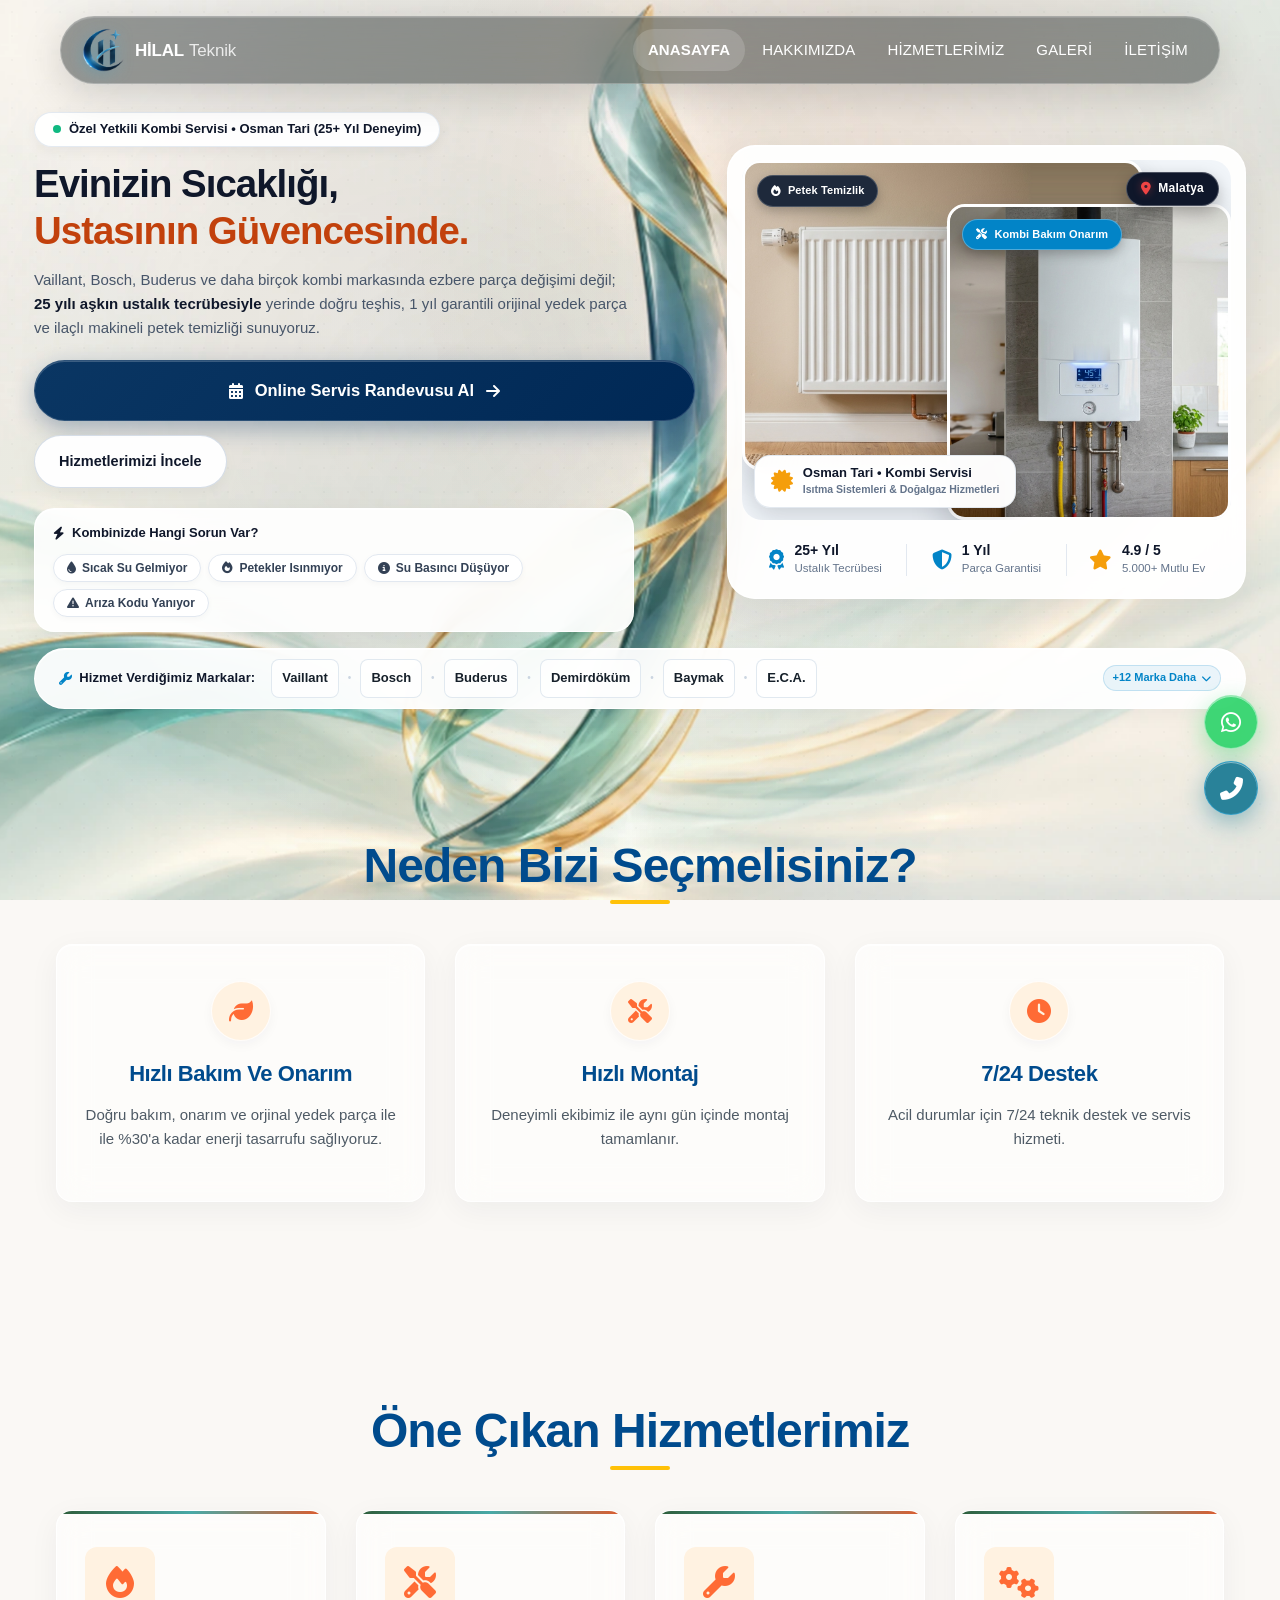
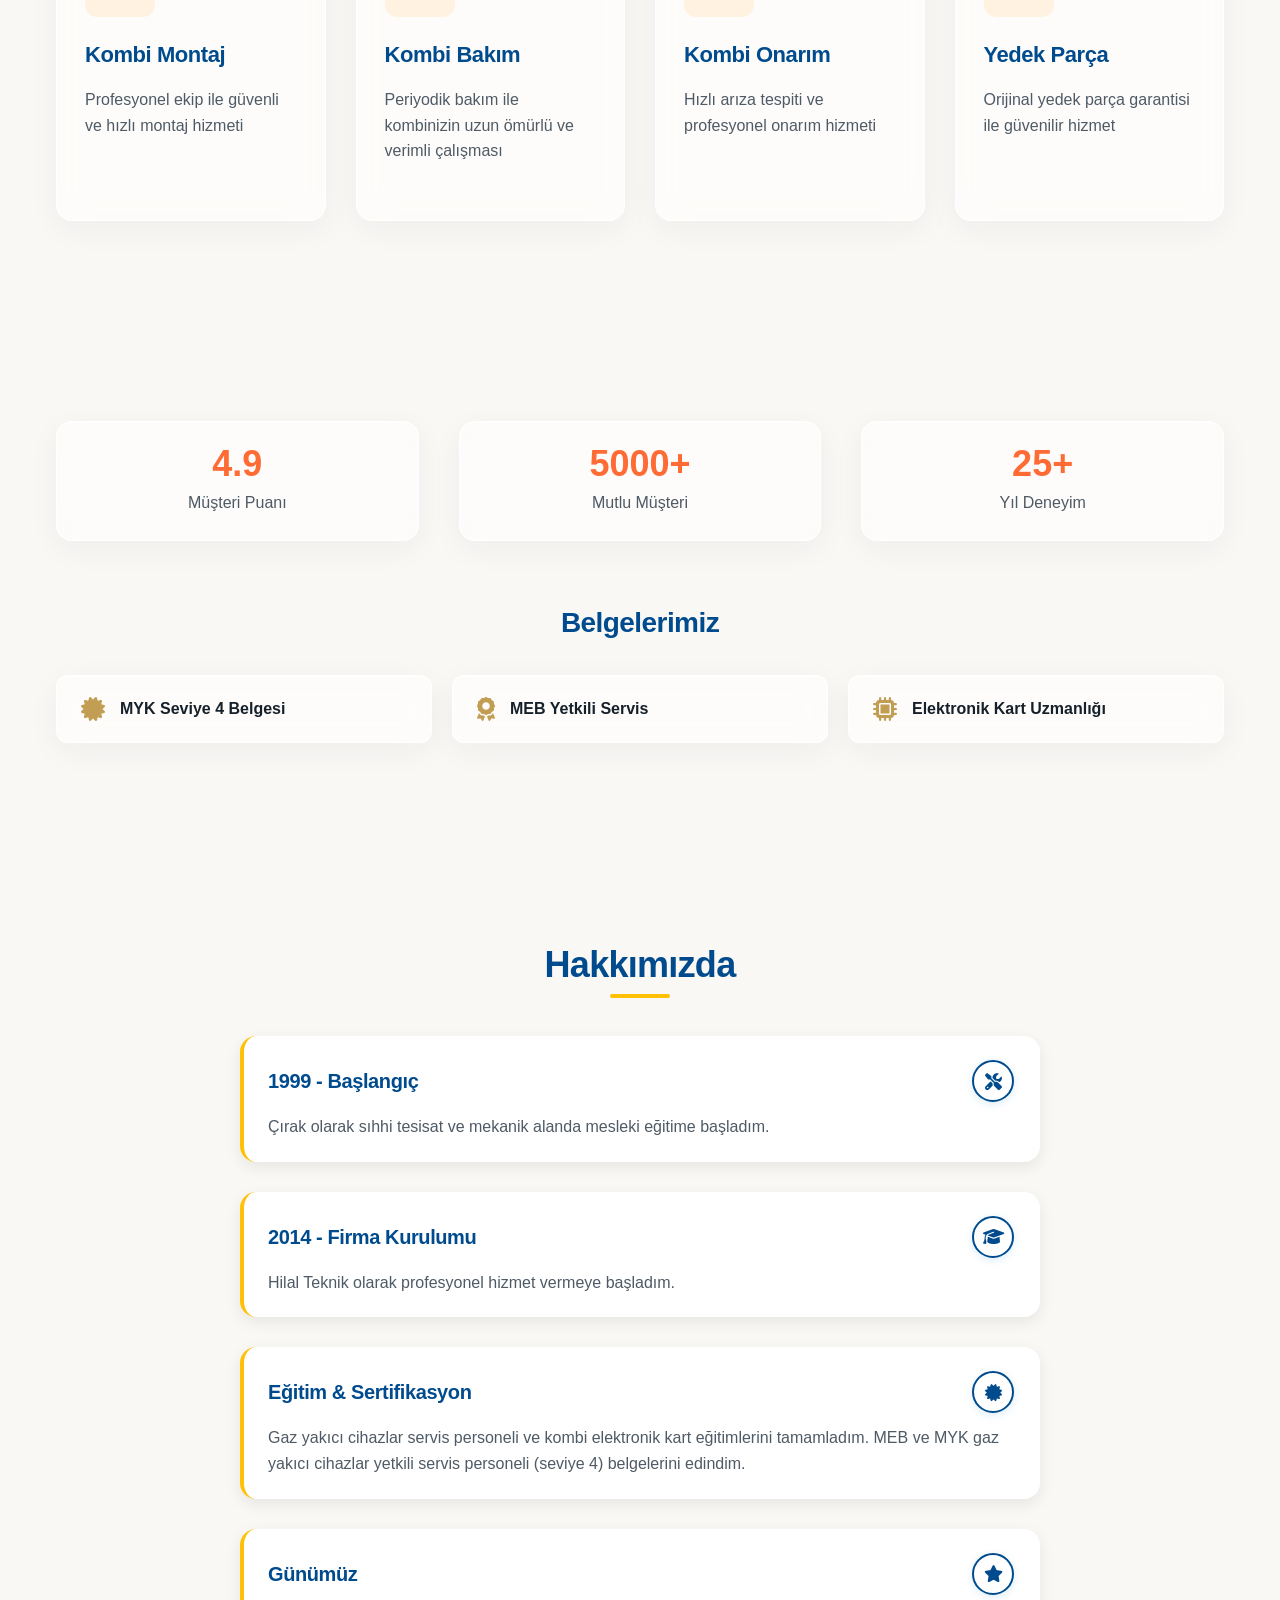
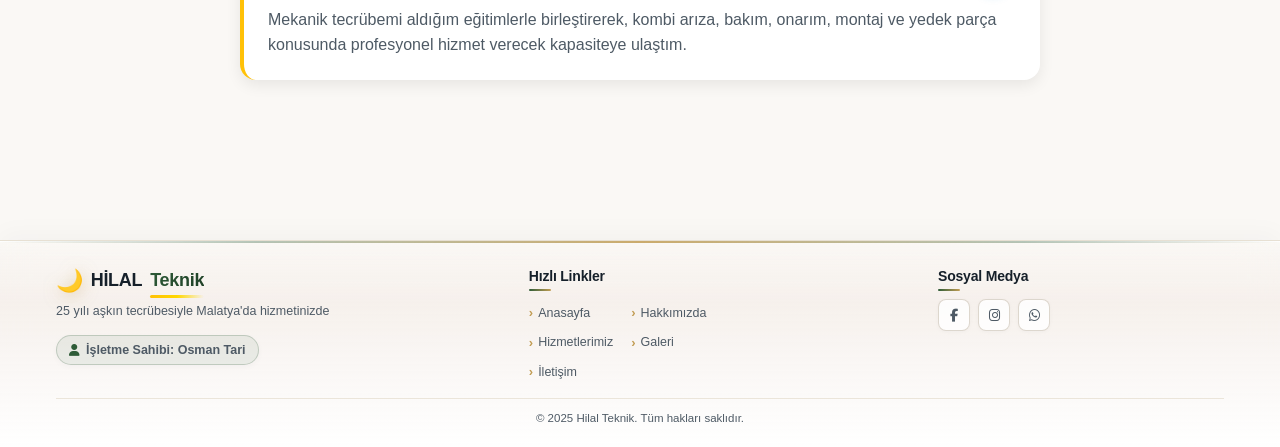
<file: index.html>
<!DOCTYPE html>
<html lang="tr" data-theme="dark">

<head>
    <!-- Google tag (gtag.js) -->
    <script async src="https://www.googletagmanager.com/gtag/js?id=G-F9GZ1TCNVZ"></script>
    <script>
        window.dataLayer = window.dataLayer || [];
        function gtag() { dataLayer.push(arguments); }
        gtag('js', new Date());

        gtag('config', 'G-F9GZ1TCNVZ');
    </script>

    <meta charset="UTF-8">
    <meta name="viewport" content="width=device-width, initial-scale=1.0, maximum-scale=5.0, user-scalable=yes">
    <link rel="icon" type="image/png" sizes="32x32" href="RESIMLER/favicon-32x32.png">
    <link rel="apple-touch-icon" sizes="180x180" href="RESIMLER/apple-touch-icon.png">

    <!-- Güvenlik Başlıkları -->
    <meta http-equiv="X-Content-Type-Options" content="nosniff">
    <meta http-equiv="X-Frame-Options" content="DENY">
    <meta http-equiv="X-XSS-Protection" content="1; mode=block">
    <meta http-equiv="Referrer-Policy" content="strict-origin-when-cross-origin">
    <meta http-equiv="Permissions-Policy" content="geolocation=(), microphone=(), camera=()">
    <meta http-equiv="Content-Security-Policy"
        content="default-src 'self'; script-src 'self' 'unsafe-inline' https://www.googletagmanager.com https://cdnjs.cloudflare.com https://fonts.googleapis.com; style-src 'self' 'unsafe-inline' https://cdnjs.cloudflare.com https://fonts.googleapis.com; font-src 'self' https://fonts.gstatic.com https://cdnjs.cloudflare.com; img-src 'self' data: https:; connect-src 'self' https://*.google-analytics.com https://www.google-analytics.com https://www.googletagmanager.com https://stats.g.doubleclick.net https://fonts.googleapis.com https://cdnjs.cloudflare.com;">
    <meta name="description"
        content="Malatya kombi servisi Hilal Teknik - Osman Tari. Vaillant, Bosch, Buderus, Viessmann, Ariston, Baxi, Demirdöküm, Protherm, Ferroli kombi montaj, bakım, onarım. 7/24 servis.">
    <meta name="keywords"
        content="malatya kombi servisi, hilal teknik, osman tari, vaillant kombi servisi, bosch kombi servisi, buderus kombi servisi, viessmann kombi servisi, ariston kombi servisi, baxi kombi servisi, demirdöküm kombi servisi, protherm kombi servisi, ferroli kombi servisi, kombi montaj malatya, kombi bakım malatya, kombi onarım malatya, kombi yedek parça malatya, 7/24 kombi servisi, malatya ısıtma sistemleri, kombi tamiri, kombi arıza servisi">
    <link rel="canonical" href="https://hilalteknik.com/">
    <meta property="og:locale" content="tr_TR">
    <meta property="og:type" content="website">
    <meta property="og:title" content="Malatya Kombi Servisi | Hilal Teknik - Osman Tari">
    <meta property="og:description"
        content="Vaillant, Bosch, Buderus, Viessmann, Ariston kombi servisi Malatya. Hilal Teknik - Osman Tari ile güvenilir hizmet. 7/24 montaj, bakım, onarım.">
    <meta property="og:image" content="https://hilalteknik.com/RESIMLER/sosyal-paylasim-logo.png">
    <meta property="og:url" content="https://hilalteknik.com/">
    <meta name="twitter:card" content="summary_large_image">
    <meta name="twitter:title" content="Malatya Kombi Servisi | Hilal Teknik - Osman Tari">
    <meta name="twitter:description"
        content="Vaillant, Bosch, Buderus, Viessmann, Ariston kombi servisi Malatya. Hilal Teknik ile güvenilir hizmet. 7/24 montaj, bakım, onarım.">
    <meta name="twitter:image" content="https://hilalteknik.com/RESIMLER/sosyal-paylasim-logo.png">
    <title>Malatya Kombi Servisi | Hilal Teknik - Osman Tari | Vaillant, Bosch, Buderus Servis</title>
    <link rel="preload" as="image" href="RESIMLER/arka-plan-hilal-ambient.webp">
    <link rel="preconnect" href="https://fonts.googleapis.com">
    <link rel="preconnect" href="https://fonts.gstatic.com" crossorigin>
    <link rel="preconnect" href="https://cdnjs.cloudflare.com">
    <link href="https://fonts.googleapis.com/css2?family=Inter:wght@400;500;600;700&display=swap" rel="stylesheet">
    <script>
        (function () {
            try {
                var t = localStorage.getItem('hilal_theme');
                document.documentElement.setAttribute('data-theme', (t === 'light' || t === 'dark') ? t : 'dark');
            } catch (e) {
                document.documentElement.setAttribute('data-theme', 'dark');
            }
        })();
    </script>
    <link rel="stylesheet" href="style.css?v=20261025_modern_hero">
    <link rel="stylesheet" href="https://cdnjs.cloudflare.com/ajax/libs/font-awesome/6.4.0/css/all.min.css">
    <script type="application/ld+json">
    {
      "@context": "https://schema.org",
      "@type": "HVACBusiness",
      "name": "Hilal Teknik",
      "url": "https://hilalteknik.com/",
      "address": {
        "@type": "PostalAddress",
        "addressLocality": "Malatya",
        "addressCountry": "TR"
      },
      "telephone": "+90 537 607 48 17",
      "email": "info@hilalteknik.com",
      "areaServed": "Malatya",
      "image": "RESIMLER/sosyal-paylasim-logo.png",
      "priceRange": "₺₺",
      "openingHours": "Mo-Su 00:00-23:59",
      "sameAs": [
        "https://www.facebook.com/hilal.teknik.tesisat.malatya",
        "https://www.instagram.com/hilal_teknik_malatya",
        "https://wa.me/905376074817"
      ]
    }
    </script>
</head>

<body>
    <!-- ==================== FAREYE DUYARLI PREMİUM AMBİENT HİLAL ARKA PLANI ==================== -->
    <div class="ambient-interactive-bg" id="ambientBg" aria-hidden="true">
        <div class="ambient-bg-art"></div>
        <div class="ambient-bg-glow"></div>
    </div>

    <!-- ==================== SİTE HEADER & NAVİGASYON (YÜZEN BUZLU CAM KAPSÜL) ==================== -->
    <header class="site-header" id="siteHeader">
        <div class="header-container">
            <div class="nav-cluster nav-cluster--left">
                <a href="index.html" class="logo" aria-label="Hilal Teknik Anasayfa">
                    <div class="logo-emblem">
                        <picture class="logo-emblem-picture">
                            <source srcset="./RESIMLER/logo-hilal-amblem.webp" type="image/webp">
                            <img src="./RESIMLER/logo-hilal-amblem.png" alt="Hilal Teknik Amblem" class="emblem-img"
                                width="44" height="44" decoding="async">
                        </picture>
                    </div>
                    <div class="logo-brand">
                        <span class="brand-title">HİLAL <strong>Teknik</strong></span>
                    </div>
                </a>
            </div>
            <button class="mobile-menu-toggle" id="mobileMenuToggle" aria-label="Menüyü Aç/Kapat" aria-expanded="false"
                aria-controls="mainNav">
                <span class="hamburger-line"></span>
                <span class="hamburger-line"></span>
                <span class="hamburger-line"></span>
            </button>
            <div class="nav-cluster nav-cluster--right">
                <nav class="desktop-nav" id="mainNav" aria-label="Ana Menü">
                    <ul class="nav-list">
                        <li><a href="index.html" class="nav-link active" data-page="index">ANASAYFA</a></li>
                        <li><a href="hakkimizda.html" class="nav-link" data-page="hakkimizda">HAKKIMIZDA</a></li>
                        <li><a href="hizmetlerimiz.html" class="nav-link" data-page="hizmetlerimiz">HİZMETLERİMİZ</a>
                        </li>
                        <li><a href="galeri.html" class="nav-link" data-page="galeri">GALERİ</a></li>
                        <li><a href="iletisim.html" class="nav-link" data-page="iletisim">İLETİŞİM</a></li>
                    </ul>
                </nav>
                <div class="nav-contact-actions" role="group" aria-label="Hızlı İletişim">
                    <a href="tel:05376074817" class="nav-action-btn nav-action-btn--phone" aria-label="Telefonla ara"
                        title="Hemen Arayın: 0537 607 48 17">
                        <i class="fas fa-phone-alt" aria-hidden="true"></i>
                    </a>
                    <a href="https://wa.me/905376074817" class="nav-action-btn nav-action-btn--whatsapp" target="_blank"
                        rel="noopener noreferrer" aria-label="WhatsApp üzerinden iletişim kur"
                        title="WhatsApp Canlı Destek">
                        <i class="fab fa-whatsapp" aria-hidden="true"></i>
                    </a>
                </div>
            </div>
        </div>
    </header>

    <main>



        <!-- ==================== YENİLENMİŞ MODERN HERO BÖLÜMÜ (MOBİL & PC UYUMLU) ==================== -->
        <section class="section--hero-modern" id="heroSection">
            <!-- ==================== MOBİL GÖRÜNÜM (REFERANS TASARIM 1) ==================== -->
            <div class="hero-mobile-layout">
                <div class="hero-container">
                    <!-- Üst Konum / Kimlik Rozeti -->
                    <div class="hero-pill-badge" id="heroPillBadge">
                        <span class="pulse-indicator"></span>
                        <span class="pill-text">Özel Yetkili Kombi Servisi • Osman Tari (25+ Yıl Deneyim)</span>
                    </div>

                    <!-- Ana Başlık Kartı -->
                    <div class="hero-title-card">
                        <h1 class="hero-main-title">
                            Evinizin Sıcaklığı,<br>
                            <span class="hl-terracotta">Ustasının Güvencesinde.</span>
                        </h1>
                        <p class="hero-main-desc">
                            Vaillant, Bosch, Buderus ve daha birçok kombi markasında ezbere parça değişimi değil;
                            <strong>25 yılı aşkın ustalık tecrübesiyle</strong> yerinde doğru teşhis, 1 yıl
                            garantili orijinal yedek parça ve ilaçlı makineli petek temizliği sunuyoruz.
                        </p>
                    </div>

                    <!-- 3'lü Mini Avantaj / İstatistik Kartları -->
                    <div class="hero-stats-grid">
                        <div class="hero-stat-card stat--saving">
                            <div class="stat-icon-box icon-box--green">
                                <svg width="18" height="18" viewBox="0 0 24 24" fill="none" stroke="currentColor"
                                    stroke-width="2.5" stroke-linecap="round" stroke-linejoin="round">
                                    <polyline points="23 18 13.5 8.5 8.5 13.5 1 6"></polyline>
                                    <polyline points="17 18 23 18 23 12"></polyline>
                                </svg>
                            </div>
                            <span class="stat-val">%30 Tasarruf</span>
                            <span class="stat-sub">Doğalgazda</span>
                        </div>

                        <div class="hero-stat-card stat--warranty">
                            <div class="stat-icon-box icon-box--orange">
                                <i class="fas fa-shield-alt"></i>
                            </div>
                            <span class="stat-val">1 Yıl Garanti</span>
                            <span class="stat-sub">Resmi Yazılı</span>
                        </div>

                        <div class="hero-stat-card stat--parts">
                            <div class="stat-icon-box icon-box--blue">
                                <i class="fas fa-microchip"></i>
                            </div>
                            <span class="stat-val">Orijinal Parça</span>
                            <span class="stat-sub">Sıfır Komponent</span>
                        </div>
                    </div>

                    <!-- Usta ve Güven Kartı (4.9 / 5.0 ve 25+ Yıl Baş Usta) -->
                    <div class="hero-expert-trust-card">
                        <div class="expert-top-bar">
                            <div class="expert-stars" aria-label="5 üzerinden 4.9 puan">
                                <i class="fas fa-star"></i>
                                <i class="fas fa-star"></i>
                                <i class="fas fa-star"></i>
                                <i class="fas fa-star"></i>
                                <i class="fas fa-star"></i>
                            </div>
                            <div class="expert-rating-pill">4.9 / 5.0</div>
                        </div>
                        <div class="expert-master-info">
                            <div class="expert-medal-icon">
                                <i class="fas fa-award"></i>
                            </div>
                            <div class="expert-details">
                                <span class="expert-name-title">25+ Yıl Baş Usta</span>
                                <span class="expert-cert">Osman Tari • MYK Seviye 4</span>
                            </div>
                        </div>
                    </div>

                    <!-- İki Görselli Vitrin (Petek Temizlik + Kombi Bakım Onarım) -->
                    <div class="hero-overlapping-gallery">
                        <!-- Sağ Üst Konum Rozeti: Malatya -->
                        <div class="pc-location-badge">
                            <i class="fas fa-map-marker-alt"></i>
                            <span>Malatya</span>
                        </div>

                        <!-- Arka Görsel (Petek Temizlik - Solda Net Görünen Radyatör) -->
                        <div class="gallery-card gallery-card--back">
                            <img src="RESIMLER/hero-petek-temizligi.jpg" alt="Malatya Kalorifer Petek Temizlik ve Tesisat" width="600"
                                height="450" loading="eager">
                            <div class="card-label-tag tag-navy">
                                <i class="fas fa-fire"></i>
                                <span>Petek Temizlik</span>
                            </div>
                        </div>

                        <!-- Ön Görsel (Kombi Bakım Onarım - Markasız Modern Yoğuşmalı Kombi) -->
                        <div class="gallery-card gallery-card--front">
                            <img src="RESIMLER/hero-kombi-bakim-onarim.jpg" alt="Malatya Kombi Bakım Onarım ve Servisi"
                                width="600" height="450" loading="eager">
                            <div class="card-label-tag tag-blue">
                                <i class="fas fa-tools"></i>
                                <span>Kombi Bakım Onarım</span>
                            </div>
                        </div>
                    </div>

                    <!-- Randevu CTA Butonu -->
                    <div class="hero-cta-wrapper">
                        <a href="javascript:void(0)" class="btn hero-primary-cta js-open-quote" id="heroQuoteBtnMob"
                            role="button" aria-haspopup="dialog" aria-expanded="false" data-open-drawer="quote">
                            <i class="fas fa-calendar-alt"></i>
                            <span>Online Servis Randevusu Al</span>
                            <i class="fas fa-arrow-right"></i>
                        </a>
                    </div>

                    <!-- Hizmet Verdiğimiz Markalar Kartı (Genişletilebilir) -->
                    <div class="hero-brands-showcase js-brands-card" id="mobBrandsCard" role="button" tabindex="0"
                        aria-expanded="false" title="Tüm markaları görmek için tıklayın">
                        <div class="brands-header">
                            <div class="brands-header-left">
                                <i class="fas fa-wrench"></i>
                                <span>Hizmet Verdiğimiz Markalar</span>
                            </div>
                            <span class="brands-expand-badge" aria-hidden="true">
                                <span class="expand-text">+12 Marka</span>
                                <i class="fas fa-chevron-down expand-chevron"></i>
                            </span>
                        </div>
                        <div class="brands-pills-wrap">
                            <!-- En Bilindik Markalar (Varsayılan Görünür) -->
                            <span class="brand-chip brand-chip--featured">Vaillant</span>
                            <span class="brand-chip brand-chip--featured">Bosch</span>
                            <span class="brand-chip brand-chip--featured">Buderus</span>
                            <span class="brand-chip brand-chip--featured">Demirdöküm</span>
                            <span class="brand-chip brand-chip--featured">Baymak</span>
                            <span class="brand-chip brand-chip--featured">E.C.A.</span>
                            <!-- Tıklanınca Genişleyip Görünen Diğer Markalar -->
                            <span class="brand-chip brand-chip--extra">Viessmann</span>
                            <span class="brand-chip brand-chip--extra">Ariston</span>
                            <span class="brand-chip brand-chip--extra">Daikin</span>
                            <span class="brand-chip brand-chip--extra">Protherm</span>
                            <span class="brand-chip brand-chip--extra">Warmhaus</span>
                            <span class="brand-chip brand-chip--extra">Alarko</span>
                            <span class="brand-chip brand-chip--extra">Baxi</span>
                            <span class="brand-chip brand-chip--extra">Ferroli</span>
                            <span class="brand-chip brand-chip--extra">Immergas</span>
                            <span class="brand-chip brand-chip--extra">Beko</span>
                            <span class="brand-chip brand-chip--extra">Baykan</span>
                            <span class="brand-chip brand-chip--extra">Airfel</span>
                        </div>
                        <div class="brands-card-hint">
                            <small><i class="fas fa-shield-alt"></i> Tüm modellerde 1 yıl garantili orijinal
                                parça</small>
                        </div>
                    </div>
                </div>
            </div>

            <!-- ==================== PC / DESKTOP GÖRÜNÜMÜ (İKİ GÖRSELLİ REFERANS 2) ==================== -->
            <div class="hero-desktop-layout">
                <div class="hero-desktop-container">
                    <div class="hero-pc-grid">
                        <!-- Sol Kolon: Başlık, Açıklama, Butonlar ve Sorun Seçim Kartı -->
                        <div class="hero-pc-left">
                            <!-- Üst Konum Rozeti -->
                            <div class="hero-pc-pill">
                                <span class="pulse-indicator"></span>
                                <span>Özel Yetkili Kombi Servisi • Osman Tari (25+ Yıl Deneyim)</span>
                            </div>

                            <!-- Ana Başlık -->
                            <h1 class="hero-pc-title">
                                Evinizin Sıcaklığı,<br>
                                <span class="hl-terracotta">Ustasının Güvencesinde.</span>
                            </h1>

                            <!-- Alt Açıklama -->
                            <p class="hero-pc-desc">
                                Vaillant, Bosch, Buderus ve daha birçok kombi markasında ezbere parça değişimi değil;
                                <strong>25 yılı aşkın ustalık tecrübesiyle</strong> yerinde doğru teşhis, 1 yıl
                                garantili orijinal yedek parça ve ilaçlı makineli petek temizliği sunuyoruz.
                            </p>

                            <!-- Buton Grubu -->
                            <div class="hero-pc-btn-group">
                                <a href="javascript:void(0)" class="btn hero-primary-cta js-open-quote"
                                    id="heroQuoteBtnPC" role="button" aria-haspopup="dialog" aria-expanded="false"
                                    data-open-drawer="quote">
                                    <i class="fas fa-calendar-alt"></i>
                                    <span>Online Servis Randevusu Al</span>
                                    <i class="fas fa-arrow-right"></i>
                                </a>
                                <a href="hizmetlerimiz.html" class="btn hero-pc-secondary-btn">
                                    <span>Hizmetlerimizi İncele</span>
                                </a>
                            </div>

                            <!-- Kombinizde Hangi Sorun Var? Kartı -->
                            <div class="hero-pc-trouble-card">
                                <div class="trouble-header">
                                    <i class="fas fa-bolt text-warning"></i>
                                    <span>Kombinizde Hangi Sorun Var?</span>
                                </div>
                                <div class="trouble-chips-wrap">
                                    <button type="button" class="trouble-chip js-trouble-click js-open-quote"
                                        data-issue="Sıcak Su Gelmiyor">
                                        <i class="fas fa-tint text-primary"></i> Sıcak Su Gelmiyor
                                    </button>
                                    <button type="button" class="trouble-chip js-trouble-click js-open-quote"
                                        data-issue="Petekler Isınmıyor">
                                        <i class="fas fa-fire text-danger"></i> Petekler Isınmıyor
                                    </button>
                                    <button type="button" class="trouble-chip js-trouble-click js-open-quote"
                                        data-issue="Su Basıncı Düşüyor">
                                        <i class="fas fa-info-circle text-info"></i> Su Basıncı Düşüyor
                                    </button>
                                    <button type="button" class="trouble-chip js-trouble-click js-open-quote"
                                        data-issue="Arıza Kodu Yanıyor">
                                        <i class="fas fa-exclamation-triangle text-warning"></i> Arıza Kodu Yanıyor
                                    </button>
                                </div>
                            </div>
                        </div>

                        <!-- Sağ Kolon: İki Görselli Usta ve Güven Kartı -->
                        <div class="hero-pc-right">
                            <div class="hero-pc-card">
                                <!-- İki Görsel Vitrini (Petek Temizlik + Kombi Bakım Onarım) -->
                                <div class="pc-visuals-duo">
                                    <!-- Sağ Üst Konum Rozeti: Malatya -->
                                    <div class="pc-location-badge">
                                        <i class="fas fa-map-marker-alt"></i>
                                        <span>Malatya</span>
                                    </div>

                                    <!-- 1. Görsel (Petek Temizlik - Solda Net Görünen Radyatör) -->
                                    <div class="pc-img-box pc-img-box--main">
                                        <img src="RESIMLER/hero-petek-temizligi.jpg"
                                            alt="Malatya Kalorifer Petek Temizlik ve Tesisat" width="580" height="380"
                                            loading="eager" fetchpriority="high" decoding="async">
                                        <div class="pc-img-tag tag-navy">
                                            <i class="fas fa-fire"></i>
                                            <span>Petek Temizlik</span>
                                        </div>
                                    </div>

                                    <!-- 2. Görsel (Kombi Bakım Onarım - Markasız Modern Yoğuşmalı Kombi) -->
                                    <div class="pc-img-box pc-img-box--overlap">
                                        <img src="RESIMLER/hero-kombi-bakim-onarim.jpg"
                                            alt="Malatya Kombi Bakım Onarım ve Servisi" width="460" height="320"
                                            loading="eager" fetchpriority="high" decoding="async">
                                        <div class="pc-img-tag tag-blue">
                                            <i class="fas fa-tools"></i>
                                            <span>Kombi Bakım Onarım</span>
                                        </div>
                                    </div>

                                    <!-- Osman Tari • Kombi Servisi Rozeti -->
                                    <div class="pc-master-badge">
                                        <div class="pc-master-icon">
                                            <i class="fas fa-certificate text-warning"></i>
                                        </div>
                                        <div class="pc-master-text">
                                            <strong>Osman Tari • Kombi Servisi</strong>
                                            <small>Isıtma Sistemleri &amp; Doğalgaz Hizmetleri</small>
                                        </div>
                                    </div>
                                </div>

                                <!-- Alt 3'lü İstatistik Barı -->
                                <div class="pc-card-stats-row">
                                    <div class="pc-card-stat">
                                        <div class="pc-stat-icon"><i class="fas fa-award"></i></div>
                                        <div class="pc-stat-text">
                                            <strong>25+ Yıl</strong>
                                            <span>Ustalık Tecrübesi</span>
                                        </div>
                                    </div>
                                    <div class="pc-stat-divider"></div>
                                    <div class="pc-card-stat">
                                        <div class="pc-stat-icon"><i class="fas fa-shield-alt"></i></div>
                                        <div class="pc-stat-text">
                                            <strong>1 Yıl</strong>
                                            <span>Parça Garantisi</span>
                                        </div>
                                    </div>
                                    <div class="pc-stat-divider"></div>
                                    <div class="pc-card-stat">
                                        <div class="pc-stat-icon text-warning"><i class="fas fa-star"></i></div>
                                        <div class="pc-stat-text">
                                            <strong>4.9 / 5</strong>
                                            <span>5.000+ Mutlu Ev</span>
                                        </div>
                                    </div>
                                </div>
                            </div>
                        </div>
                    </div>

                    <!-- Alt Boydan Boya Markalar Kartı (Genişletilebilir) -->
                    <div class="hero-pc-brands-bar js-brands-card" id="pcBrandsCard" role="button" tabindex="0"
                        aria-expanded="false" title="Tüm markaları görmek için tıklayın">
                        <div class="brands-bar-inner">
                            <!-- Dar (Varsayılan) Bar Düzeni: Sol Başlık | Orta Markalar | Sağ Buton -->
                            <div class="brands-bar-collapsed-row">
                                <div class="brands-bar-title">
                                    <i class="fas fa-wrench"></i>
                                    <span>Hizmet Verdiğimiz Markalar:</span>
                                </div>

                                <div class="brands-bar-list brands-bar-list--featured">
                                    <span class="brand-item">Vaillant</span>
                                    <span class="dot-sep">•</span>
                                    <span class="brand-item">Bosch</span>
                                    <span class="dot-sep">•</span>
                                    <span class="brand-item">Buderus</span>
                                    <span class="dot-sep">•</span>
                                    <span class="brand-item">Demirdöküm</span>
                                    <span class="dot-sep">•</span>
                                    <span class="brand-item">Baymak</span>
                                    <span class="dot-sep">•</span>
                                    <span class="brand-item">E.C.A.</span>
                                </div>

                                <div class="brands-expand-badge" aria-hidden="true">
                                    <span class="expand-text">+12 Marka Daha</span>
                                    <i class="fas fa-chevron-down expand-chevron"></i>
                                </div>
                            </div>

                            <!-- Genişleyen Panel: Tıklanınca Açılır -->
                            <div class="brands-bar-expanded-panel">
                                <div class="brands-expanded-header">
                                    <div class="brands-bar-title">
                                        <i class="fas fa-wrench"></i>
                                        <span>Hizmet Verdiğimiz Markalar</span>
                                    </div>
                                    <div class="brands-expand-badge brands-expand-badge--active" aria-hidden="true">
                                        <span class="expand-text">Daha Az Göster</span>
                                        <i class="fas fa-chevron-up expand-chevron"></i>
                                    </div>
                                </div>

                                <div class="brands-pc-grid">
                                    <span class="brand-badge-pill"><i class="fas fa-check-circle"></i> Vaillant</span>
                                    <span class="brand-badge-pill"><i class="fas fa-check-circle"></i> Bosch</span>
                                    <span class="brand-badge-pill"><i class="fas fa-check-circle"></i> Buderus</span>
                                    <span class="brand-badge-pill"><i class="fas fa-check-circle"></i> Demirdöküm</span>
                                    <span class="brand-badge-pill"><i class="fas fa-check-circle"></i> Baymak</span>
                                    <span class="brand-badge-pill"><i class="fas fa-check-circle"></i> E.C.A.</span>
                                    <span class="brand-badge-pill"><i class="fas fa-check-circle"></i> Viessmann</span>
                                    <span class="brand-badge-pill"><i class="fas fa-check-circle"></i> Ariston</span>
                                    <span class="brand-badge-pill"><i class="fas fa-check-circle"></i> Protherm</span>
                                    <span class="brand-badge-pill"><i class="fas fa-check-circle"></i> Daikin</span>
                                    <span class="brand-badge-pill"><i class="fas fa-check-circle"></i> Warmhaus</span>
                                    <span class="brand-badge-pill"><i class="fas fa-check-circle"></i> Alarko</span>
                                    <span class="brand-badge-pill"><i class="fas fa-check-circle"></i> Baxi</span>
                                    <span class="brand-badge-pill"><i class="fas fa-check-circle"></i> Ferroli</span>
                                    <span class="brand-badge-pill"><i class="fas fa-check-circle"></i> Immergas</span>
                                    <span class="brand-badge-pill"><i class="fas fa-check-circle"></i> Beko</span>
                                    <span class="brand-badge-pill"><i class="fas fa-check-circle"></i> Baykan</span>
                                    <span class="brand-badge-pill"><i class="fas fa-check-circle"></i> Airfel</span>
                                </div>

                                <div class="brands-expanded-notice">
                                    <i class="fas fa-shield-alt text-primary"></i>
                                    <span>Tüm marka ve modellerde orijinal test cihazları, 1 yıl garantili parça ve aynı
                                        gün yerinde servis güvencesi.</span>
                                </div>
                            </div>
                        </div>
                    </div>
                </div>
            </div>
        </section>

        <!-- ==================== VALUE PROPOSITION ==================== -->
        <section class="value-prop section section--white">
            <div class="container">
                <h2 class="section-title">Neden Bizi Seçmelisiniz?</h2>
                <div class="value-grid">
                    <div class="value-card">
                        <div class="value-icon">
                            <i class="fas fa-leaf"></i>
                        </div>
                        <h3>Hızlı Bakım Ve Onarım</h3>
                        <p>Doğru bakım, onarım ve orjinal yedek parça ile ile %30'a kadar enerji tasarrufu sağlıyoruz.
                        </p>
                    </div>
                    <div class="value-card">
                        <div class="value-icon">
                            <i class="fas fa-tools"></i>
                        </div>
                        <h3>Hızlı Montaj</h3>
                        <p>Deneyimli ekibimiz ile aynı gün içinde montaj tamamlanır.</p>
                    </div>
                    <div class="value-card">
                        <div class="value-icon">
                            <i class="fas fa-clock"></i>
                        </div>
                        <h3>7/24 Destek</h3>
                        <p>Acil durumlar için 7/24 teknik destek ve servis hizmeti.</p>
                    </div>
                </div>
            </div>
        </section>

        <!-- ==================== FEATURED SERVICES ==================== -->
        <section class="featured-services section section--comfort">
            <div class="container">
                <h2 class="section-title">Öne Çıkan Hizmetlerimiz</h2>
                <div class="services-grid">
                    <div class="service-card">
                        <div class="service-icon">
                            <i class="fas fa-fire"></i>
                        </div>
                        <h3>Kombi Montaj</h3>
                        <p>Profesyonel ekip ile güvenli ve hızlı montaj hizmeti</p>
                    </div>
                    <div class="service-card">
                        <div class="service-icon">
                            <i class="fas fa-tools"></i>
                        </div>
                        <h3>Kombi Bakım</h3>
                        <p>Periyodik bakım ile kombinizin uzun ömürlü ve verimli çalışması</p>
                    </div>
                    <div class="service-card">
                        <div class="service-icon">
                            <i class="fas fa-wrench"></i>
                        </div>
                        <h3>Kombi Onarım</h3>
                        <p>Hızlı arıza tespiti ve profesyonel onarım hizmeti</p>
                    </div>
                    <div class="service-card">
                        <div class="service-icon">
                            <i class="fas fa-cogs"></i>
                        </div>
                        <h3>Yedek Parça</h3>
                        <p>Orijinal yedek parça garantisi ile güvenilir hizmet</p>
                    </div>
                </div>
            </div>
        </section>

        <!-- ==================== TRUST ELEMENTS ==================== -->
        <section class="trust-section section section--white">
            <div class="container">
                <div class="trust-content">
                    <div class="trust-stats">
                        <div class="stat-item">
                            <div class="stat-number">4.9</div>
                            <div class="stat-label">Müşteri Puanı</div>
                        </div>
                        <div class="stat-item">
                            <div class="stat-number">5000+</div>
                            <div class="stat-label">Mutlu Müşteri</div>
                        </div>
                        <div class="stat-item">
                            <div class="stat-number">25+</div>
                            <div class="stat-label">Yıl Deneyim</div>
                        </div>
                    </div>

                    <div class="certifications">
                        <h3>Belgelerimiz</h3>
                        <div class="cert-grid">
                            <div class="cert-item">
                                <i class="fas fa-certificate"></i>
                                <span>MYK Seviye 4 Belgesi</span>
                            </div>
                            <div class="cert-item">
                                <i class="fas fa-award"></i>
                                <span>MEB Yetkili Servis</span>
                            </div>
                            <div class="cert-item">
                                <i class="fas fa-microchip"></i>
                                <span>Elektronik Kart Uzmanlığı</span>
                            </div>
                        </div>
                    </div>
                </div>
            </div>
        </section>


        <!-- ==================== ABOUT SECTION ==================== -->
        <section class="about section section--comfort">
            <div class="container">
                <h2 class="section-title">Hakkımızda</h2>

                <div class="about-story">
                    <div class="story-timeline">
                        <div class="timeline-item">
                            <div class="timeline-content">
                                <div class="timeline-card-header">
                                    <h4>1999 - Başlangıç</h4>
                                    <div class="timeline-icon" aria-hidden="true">
                                        <i class="fas fa-tools"></i>
                                    </div>
                                </div>
                                <p>Çırak olarak sıhhi tesisat ve mekanik alanda mesleki eğitime başladım.</p>
                            </div>
                        </div>

                        <div class="timeline-item">
                            <div class="timeline-content">
                                <div class="timeline-card-header">
                                    <h4>2014 - Firma Kurulumu</h4>
                                    <div class="timeline-icon" aria-hidden="true">
                                        <i class="fas fa-graduation-cap"></i>
                                    </div>
                                </div>
                                <p>Hilal Teknik olarak profesyonel hizmet vermeye başladım.</p>
                            </div>
                        </div>

                        <div class="timeline-item">
                            <div class="timeline-content">
                                <div class="timeline-card-header">
                                    <h4>Eğitim & Sertifikasyon</h4>
                                    <div class="timeline-icon" aria-hidden="true">
                                        <i class="fas fa-certificate"></i>
                                    </div>
                                </div>
                                <p>Gaz yakıcı cihazlar servis personeli ve kombi elektronik kart eğitimlerini
                                    tamamladım. MEB ve MYK gaz yakıcı cihazlar yetkili servis personeli (seviye 4)
                                    belgelerini edindim.</p>
                            </div>
                        </div>

                        <div class="timeline-item">
                            <div class="timeline-content">
                                <div class="timeline-card-header">
                                    <h4>Günümüz</h4>
                                    <div class="timeline-icon" aria-hidden="true">
                                        <i class="fas fa-star"></i>
                                    </div>
                                </div>
                                <p>Mekanik tecrübemi aldığım eğitimlerle birleştirerek, kombi arıza, bakım, onarım,
                                    montaj ve yedek parça konusunda profesyonel hizmet verecek kapasiteye ulaştım.</p>
                            </div>
                        </div>
                    </div>
                </div>

            </div>
        </section>

    </main>

    <!-- ==================== FOOTER ==================== -->
    <footer>
        <div class="container">
            <div class="footer-content">
                <div class="footer-logo">
                    <h2>HİLAL <span>Teknik</span></h2>
                    <p>25 yılı aşkın tecrübesiyle Malatya'da hizmetinizde</p>
                    <p class="footer-owner">İşletme Sahibi: Osman Tari</p>
                </div>
                <div class="footer-links">
                    <h3>Hızlı Linkler</h3>
                    <ul>
                        <li><a href="index.html">Anasayfa</a></li>
                        <li><a href="hakkimizda.html">Hakkımızda</a></li>
                        <li><a href="hizmetlerimiz.html">Hizmetlerimiz</a></li>
                        <li><a href="galeri.html">Galeri</a></li>
                        <li><a href="iletisim.html">İletişim</a></li>
                    </ul>
                </div>
                <div class="footer-social">
                    <h3>Sosyal Medya</h3>
                    <div class="social-icons">
                        <a href="https://www.facebook.com/hilal.teknik.tesisat.malatya" target="_blank"
                            rel="noopener noreferrer" aria-label="Facebook Sayfamız"><i
                                class="fab fa-facebook-f"></i></a>
                        <a href="https://www.instagram.com/hilal_teknik_malatya" target="_blank"
                            rel="noopener noreferrer" aria-label="Instagram Sayfamız"><i
                                class="fab fa-instagram"></i></a>
                        <a href="https://wa.me/905376074817" target="_blank" rel="noopener noreferrer"
                            aria-label="WhatsApp Canlı Destek"><i class="fab fa-whatsapp"></i></a>
                    </div>
                </div>
            </div>
            <div class="copyright">
                <p>&copy; 2025 Hilal Teknik. Tüm hakları saklıdır.</p>
            </div>
        </div>
    </footer>

    <!-- ==================== TEKLIF ÇEKMECE (DRAWER) ==================== -->
    <div class="drawer" id="quoteDrawer" aria-hidden="true" role="dialog" aria-label="Teklif Al">
        <div class="drawer-panel">
            <div class="drawer-header">
                <div class="drawer-title">
                    <i class="fas fa-tools"></i>
                    Hizmet Seçin
                </div>
                <button class="drawer-close" id="drawerClose" aria-label="Kapat"><i class="fas fa-times"></i></button>
            </div>
            <div class="drawer-body">
                <div class="service-options">
                    <div class="service-option">
                        <div class="service-icon">
                            <i class="fas fa-wrench"></i>
                        </div>
                        <div class="service-content">
                            <h3>Kombi Bakım & Onarım</h3>
                            <p>Profesyonel bakım, arıza tespiti ve onarım hizmetleri</p>
                            <div class="service-features">
                                <span><i class="fas fa-check"></i> Periyodik bakım</span>
                                <span><i class="fas fa-check"></i> Arıza tespiti</span>
                                <span><i class="fas fa-check"></i> Yerinde onarım</span>
                            </div>
                            <div class="service-actions">
                                <a href="https://wa.me/905376074817?text=Kombi%20bak%C4%B1m%20ve%20onar%C4%B1m%20hakk%C4%B1nda%20bilgi%20almak%20istiyorum"
                                    class="btn btn--primary" target="_blank" rel="noopener noreferrer">
                                    <i class="fab fa-whatsapp"></i> WhatsApp
                                </a>
                                <a href="tel:05376074817" class="btn btn--secondary">
                                    <i class="fas fa-phone"></i> Telefon
                                </a>
                            </div>
                        </div>
                    </div>

                    <div class="service-option">
                        <div class="service-icon">
                            <i class="fas fa-cog"></i>
                        </div>
                        <div class="service-content">
                            <h3>Kombi Montaj & Kurulum</h3>
                            <p>Yeni kombi montajı, eski kombi değişimi ve sistem kurulumu</p>
                            <div class="service-features">
                                <span><i class="fas fa-check"></i> Yeni kombi montajı</span>
                                <span><i class="fas fa-check"></i> Eski kombi değişimi</span>
                                <span><i class="fas fa-check"></i> Sistem kurulumu</span>
                            </div>
                            <div class="service-actions">
                                <a href="https://wa.me/905376074817?text=Kombi%20montaj%20ve%20kurulum%20hakk%C4%B1nda%20bilgi%20almak%20istiyorum"
                                    class="btn btn--primary" target="_blank" rel="noopener noreferrer">
                                    <i class="fab fa-whatsapp"></i> WhatsApp
                                </a>
                                <a href="tel:05376074817" class="btn btn--secondary">
                                    <i class="fas fa-phone"></i> Telefon
                                </a>
                            </div>
                        </div>
                    </div>
                </div>
            </div>
        </div>
    </div>


    <!-- ==================== JAVASCRIPT ==================== -->
    <script>
        document.addEventListener('DOMContentLoaded', function () {
            const drawer = document.getElementById('quoteDrawer');
            const drawerClose = document.getElementById('drawerClose');
            const heroQuoteBtn = document.getElementById('heroQuoteBtn');
            const heroQuoteBtnMob = document.getElementById('heroQuoteBtnMob');
            const heroQuoteBtnPC = document.getElementById('heroQuoteBtnPC');

            function openDrawer() {
                if (!drawer) return;
                drawer.classList.add('open');
                drawer.setAttribute('aria-hidden', 'false');
                heroQuoteBtn?.setAttribute('aria-expanded', 'true');
                heroQuoteBtnMob?.setAttribute('aria-expanded', 'true');
                heroQuoteBtnPC?.setAttribute('aria-expanded', 'true');
                document.body.style.overflow = 'hidden';
            }

            function closeDrawer() {
                if (!drawer) return;
                drawer.classList.remove('open');
                drawer.setAttribute('aria-hidden', 'true');
                heroQuoteBtn?.setAttribute('aria-expanded', 'false');
                heroQuoteBtnMob?.setAttribute('aria-expanded', 'false');
                heroQuoteBtnPC?.setAttribute('aria-expanded', 'false');
                document.body.style.overflow = '';
            }

            window.openQuoteDrawer = openDrawer;
            window.closeQuoteDrawer = closeDrawer;

            // Teklif Alma butonları tetikleyici
            document.querySelectorAll('.js-open-quote, .call-btn--quote, [data-open-drawer="quote"]').forEach(el => {
                el.addEventListener('click', function (e) {
                    e.preventDefault();
                    e.stopPropagation();
                    openDrawer();
                });
            });

            drawerClose?.addEventListener('click', function (e) {
                e.preventDefault();
                e.stopPropagation();
                closeDrawer();
            });

            drawer?.addEventListener('click', function (e) {
                if (e.target === drawer) closeDrawer();
            });

            document.addEventListener('keydown', function (e) {
                if (e.key === 'Escape' && drawer?.classList.contains('open')) {
                    closeDrawer();
                }
            });

            // ==================== HİZMET VERDİĞİMİZ MARKALAR KART GENİŞLEME / DARALMA ====================
            const brandsCards = document.querySelectorAll('.js-brands-card');
            brandsCards.forEach(card => {
                function toggleBrandCard(e) {
                    // Eğer tıklanan eleman bir link ise varsayılan davranışı bozma
                    if (e.target.closest('a')) return;

                    const isExpanded = card.classList.toggle('is-expanded');
                    card.setAttribute('aria-expanded', isExpanded ? 'true' : 'false');

                    const badgeText = card.querySelector('.expand-text');
                    if (badgeText) {
                        if (card.id === 'mobBrandsCard') {
                            badgeText.textContent = isExpanded ? 'Daha Az' : '+12 Marka';
                        } else {
                            badgeText.textContent = isExpanded ? 'Daha Az Göster' : '+12 Marka Daha';
                        }
                    }
                }

                card.addEventListener('click', toggleBrandCard);
                card.addEventListener('keydown', function (e) {
                    if (e.key === 'Enter' || e.key === ' ') {
                        e.preventDefault();
                        toggleBrandCard(e);
                    }
                });
            });
        });
    </script>

    <!-- ==================== SAĞ ALT SABİT İLETİŞİM & WHATSAPP BUTONLARI ==================== -->
    <aside class="floating-contact-actions" aria-label="Hızlı İletişim">
        <a href="https://wa.me/905376074817" class="floating-btn floating-btn--whatsapp" target="_blank"
            rel="noopener noreferrer" title="WhatsApp Canlı Destek" aria-label="WhatsApp İle İletişime Geçin">
            <i class="fab fa-whatsapp" aria-hidden="true"></i>
            <span class="floating-btn-text">WhatsApp</span>
        </a>
        <a href="tel:05376074817" class="floating-btn floating-btn--phone" title="Hemen Arayın: 0537 607 48 17"
            aria-label="Telefon İle Hemen Arayın">
            <i class="fas fa-phone-alt" aria-hidden="true"></i>
            <span class="floating-btn-text">0537 607 48 17</span>
        </a>
    </aside>

    <!-- ==================== YUKARI ÇIKMA BUTONU ==================== -->
    <button id="scrollToTop" class="scroll-to-top" aria-label="Yukarı çık">
        <i class="fas fa-arrow-up" aria-hidden="true"></i>
    </button>

    <!-- ==================== MERKEZİ YAPILANDIRMA VE DİNAMİK SENKRONİZASYON ==================== -->
    <script src="site-config.js" defer></script>
    <script src="analytics.js" defer></script>
</body>

</html>
</file>
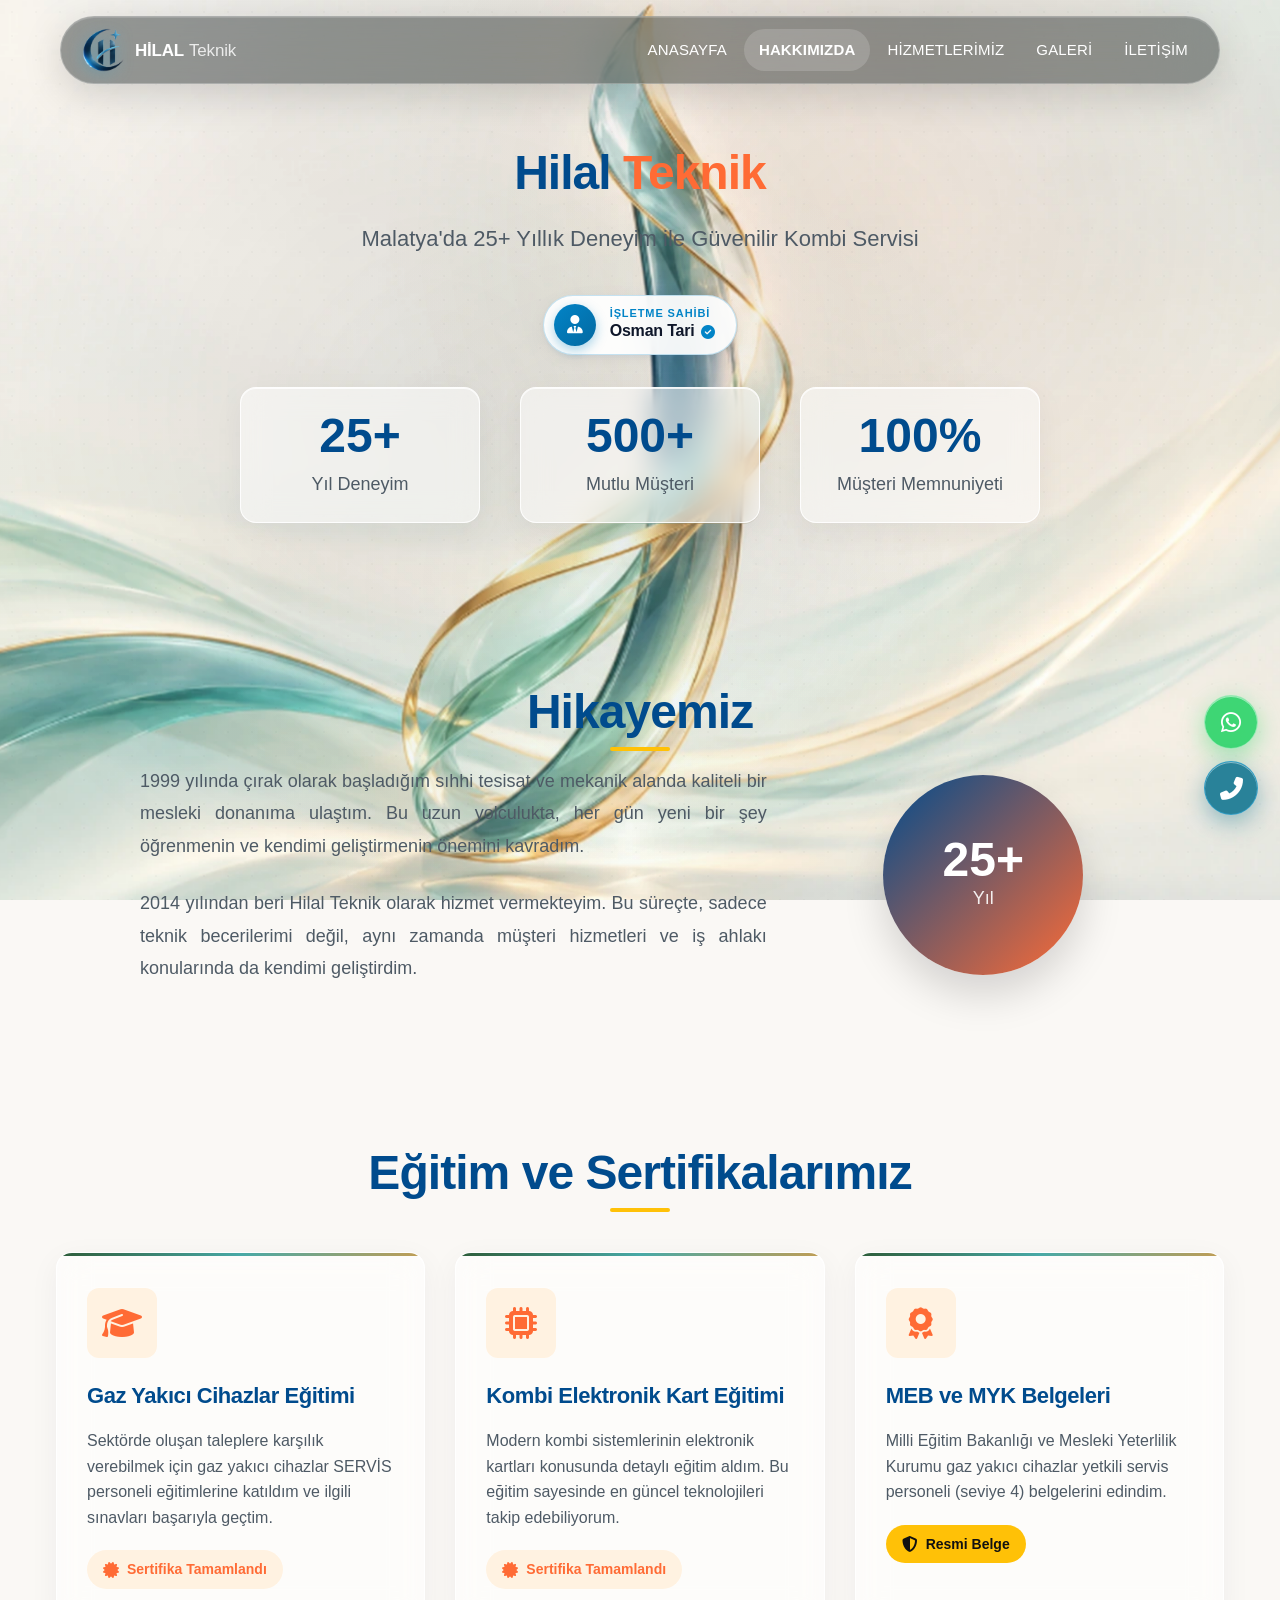
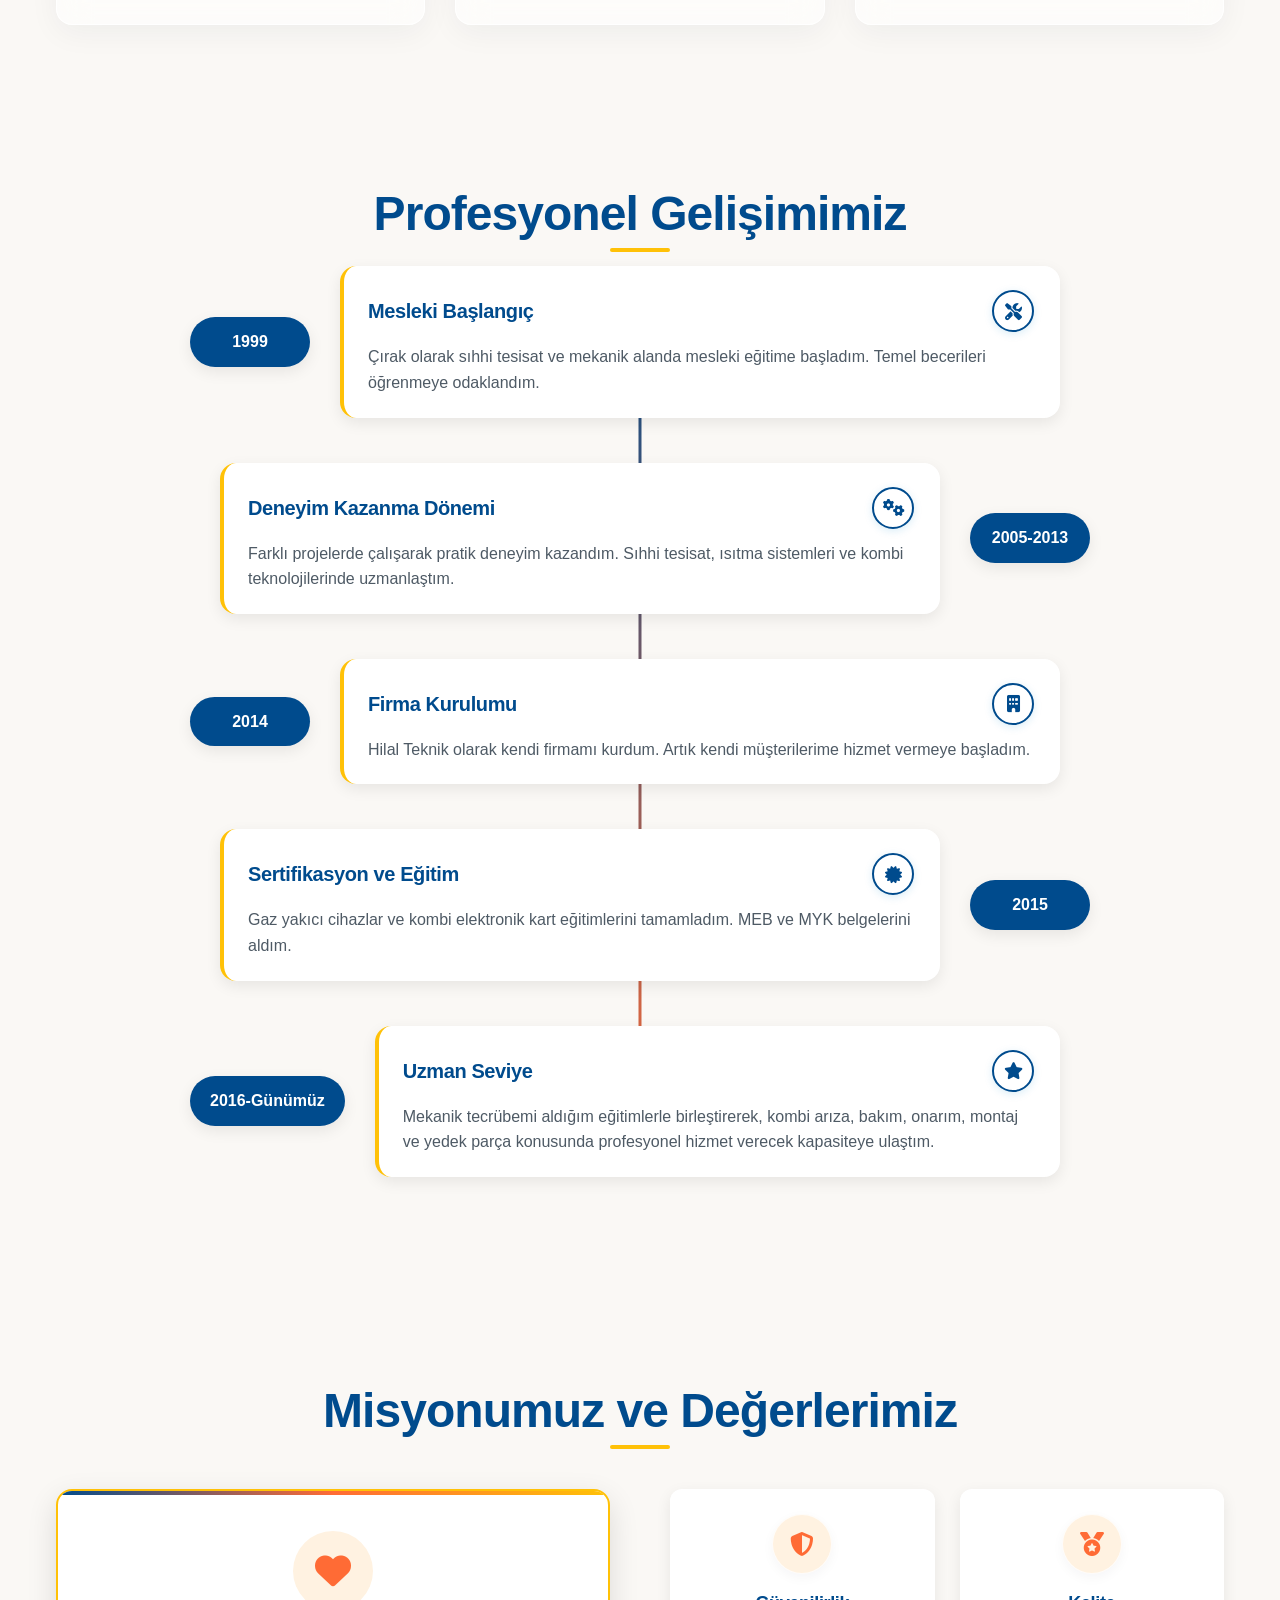
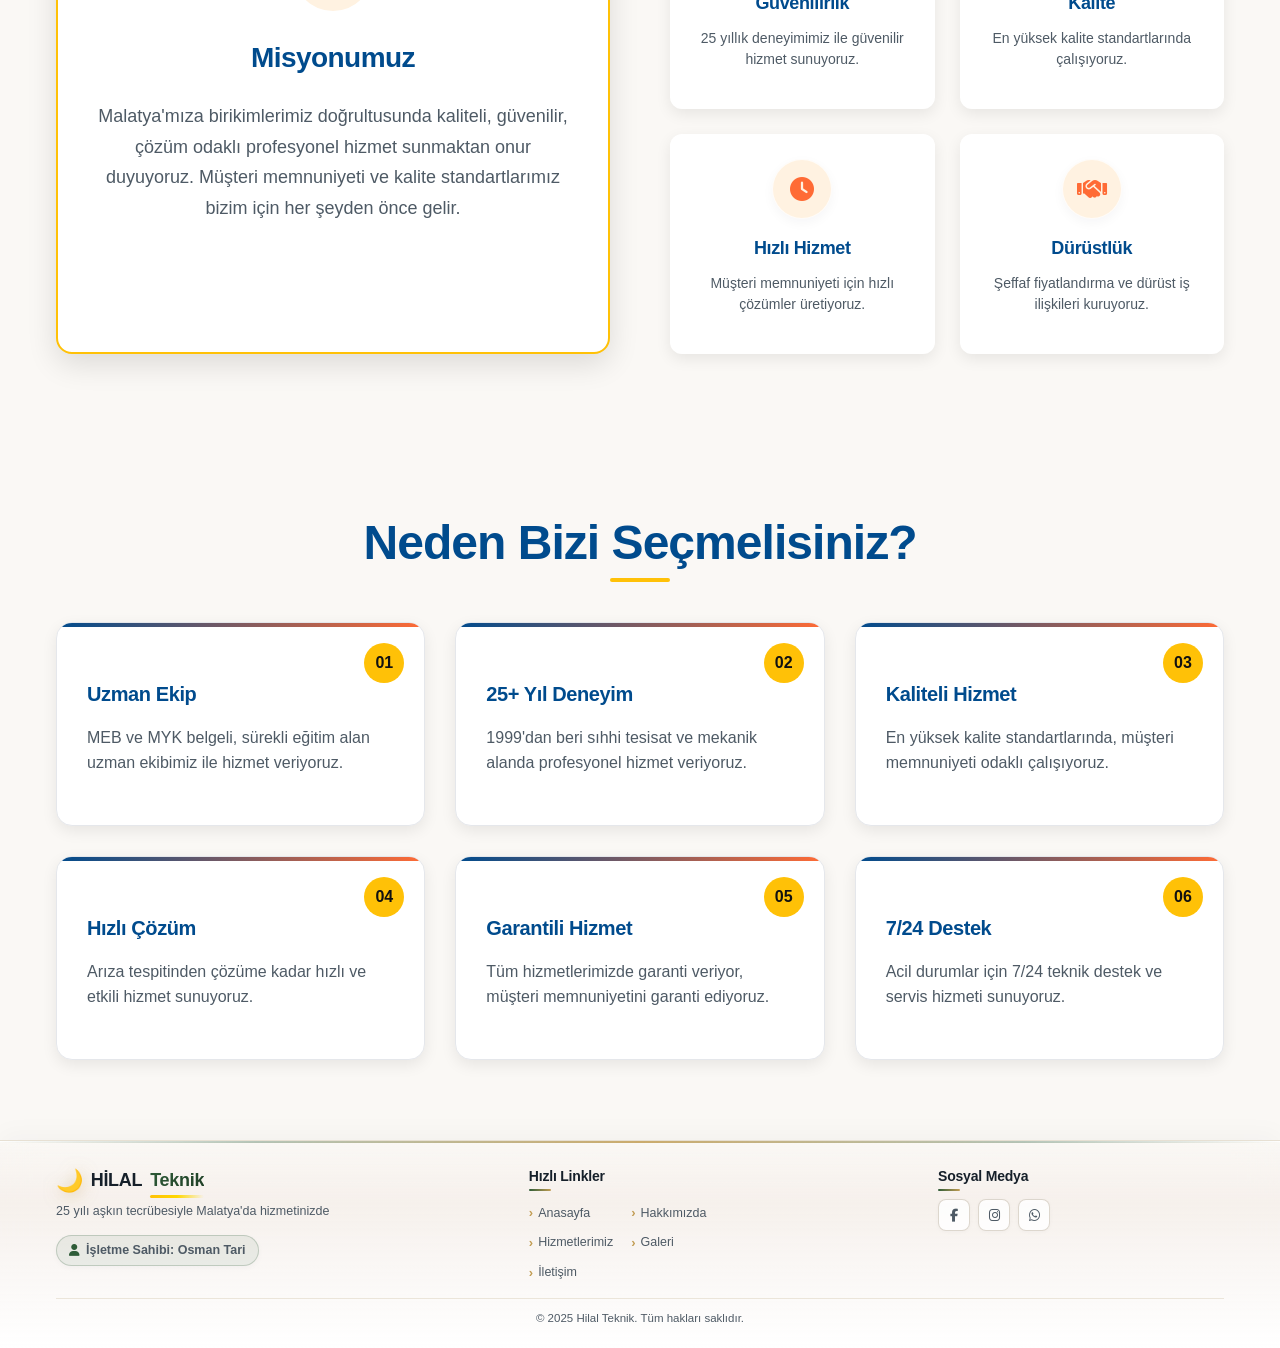
<file: hakkimizda.html>
<!DOCTYPE html>
<html lang="tr" data-theme="dark">

<head>
    <!-- Google tag (gtag.js) -->
    <script async src="https://www.googletagmanager.com/gtag/js?id=G-F9GZ1TCNVZ"></script>
    <script>
      window.dataLayer = window.dataLayer || [];
      function gtag(){dataLayer.push(arguments);}
      gtag('js', new Date());

      gtag('config', 'G-F9GZ1TCNVZ');
    </script>

    <meta charset="UTF-8">
    <meta name="viewport" content="width=device-width, initial-scale=1.0, maximum-scale=5.0, user-scalable=yes">
    <link rel="icon" type="image/png" sizes="32x32" href="RESIMLER/favicon-32x32.png">
    <link rel="apple-touch-icon" sizes="180x180" href="RESIMLER/apple-touch-icon.png">

    <!-- Güvenlik Başlıkları -->
    <meta http-equiv="X-Content-Type-Options" content="nosniff">
    <meta http-equiv="X-Frame-Options" content="DENY">
    <meta http-equiv="X-XSS-Protection" content="1; mode=block">
    <meta http-equiv="Referrer-Policy" content="strict-origin-when-cross-origin">
    <meta http-equiv="Permissions-Policy" content="geolocation=(), microphone=(), camera=()">
    <meta http-equiv="Content-Security-Policy"
        content="default-src 'self'; script-src 'self' 'unsafe-inline' https://www.googletagmanager.com https://cdnjs.cloudflare.com https://fonts.googleapis.com; style-src 'self' 'unsafe-inline' https://cdnjs.cloudflare.com https://fonts.googleapis.com; font-src 'self' https://fonts.gstatic.com https://cdnjs.cloudflare.com; img-src 'self' data: https:; connect-src 'self' https://*.google-analytics.com https://www.google-analytics.com https://www.googletagmanager.com https://stats.g.doubleclick.net https://fonts.googleapis.com https://cdnjs.cloudflare.com;">
    <meta name="description"
        content="Hilal Teknik hakkında - Osman Tari: 25+ yıl deneyim, MEB belgeli. Vaillant, Bosch, Buderus, Viessmann, Ariston kombi servisi Malatya. Profesyonel ekip, güvenilir hizmet.">
    <meta name="keywords"
        content="hilal teknik hakkında, osman tari, malatya kombi servisi, vaillant yetkili servis, bosch kombi servisi, buderus kombi servisi, viessmann kombi servisi, ariston kombi servisi, meb belgeli kombi teknisyeni, 25 yıl deneyim, kombi uzmanı malatya, sıhhi tesisat uzmanı, kombi montaj uzmanı, kombi bakım uzmanı">
    <link rel="canonical" href="https://hilalteknik.com/hakkimizda.html">
    <meta property="og:locale" content="tr_TR">
    <meta property="og:type" content="website">
    <meta property="og:title" content="Hakkımızda | Hilal Teknik - Osman Tari | Malatya Kombi Uzmanı">
    <meta property="og:description"
        content="Hilal Teknik - Osman Tari: 25+ yıl deneyim, MEB belgeli. Vaillant, Bosch, Buderus kombi servisi Malatya. Profesyonel ekip, güvenilir hizmet.">
    <meta property="og:image" content="https://hilalteknik.com/RESIMLER/sosyal-paylasim-logo.png">
    <meta property="og:url" content="https://hilalteknik.com/hakkimizda.html">
    <meta name="twitter:card" content="summary_large_image">
    <meta name="twitter:title" content="Hakkımızda | Hilal Teknik - Osman Tari | Malatya Kombi Uzmanı">
    <meta name="twitter:description"
        content="Hilal Teknik - Osman Tari: 25+ yıl deneyim, MEB belgeli. Vaillant, Bosch, Buderus kombi servisi Malatya. Profesyonel ekip.">
    <meta name="twitter:image" content="https://hilalteknik.com/RESIMLER/sosyal-paylasim-logo.png">
    <title>Hakkımızda | Hilal Teknik - Osman Tari | 25+ Yıl Deneyim | Vaillant Bosch Buderus Servis</title>
    <script>
        (function () {
            try {
                var t = localStorage.getItem('hilal_theme');
                document.documentElement.setAttribute('data-theme', (t === 'light' || t === 'dark') ? t : 'dark');
            } catch (e) {
                document.documentElement.setAttribute('data-theme', 'dark');
            }
        })();
    </script>
    <link rel="preconnect" href="https://fonts.googleapis.com">
    <link rel="preconnect" href="https://fonts.gstatic.com" crossorigin>
    <link rel="preconnect" href="https://cdnjs.cloudflare.com">
    <link href="https://fonts.googleapis.com/css2?family=Inter:wght@400;500;600;700&display=swap" rel="stylesheet">
    <link rel="preload" as="image" href="RESIMLER/arka-plan-hilal-ambient.webp">
    <link rel="stylesheet" href="style.css?v=20261021_clean_architecture">
    <link rel="stylesheet" href="https://cdnjs.cloudflare.com/ajax/libs/font-awesome/6.4.0/css/all.min.css">
    <script type="application/ld+json">
    {
      "@context": "https://schema.org",
      "@type": "HVACBusiness",
      "name": "Hilal Teknik",
      "url": "https://hilalteknik.com/hakkimizda.html",
      "address": {"@type": "PostalAddress", "addressLocality": "Malatya", "addressCountry": "TR"},
      "telephone": "+90 537 607 48 17",
      "email": "info@hilalteknik.com",
      "areaServed": "Malatya"
    }
    </script>
</head>

<body>
    <!-- ==================== AMBİENT DİNAMİK ARKA PLAN ==================== -->
    <div class="ambient-interactive-bg" id="ambientBg" aria-hidden="true">
        <div class="ambient-bg-art"></div>
        <div class="ambient-bg-glow"></div>
    </div>

    <!-- ==================== SİTE HEADER & NAVİGASYON (YÜZEN BUZLU CAM KAPSÜL) ==================== -->
    <header class="site-header" id="siteHeader">
        <div class="header-container">
            <div class="nav-cluster nav-cluster--left">
                <a href="index.html" class="logo" aria-label="Hilal Teknik Anasayfa">
                    <div class="logo-emblem">
                        <picture class="logo-emblem-picture">
                            <source srcset="./RESIMLER/logo-hilal-amblem.webp" type="image/webp">
                            <img src="./RESIMLER/logo-hilal-amblem.png" alt="Hilal Teknik Amblem" class="emblem-img" width="44" height="44" decoding="async">
                        </picture>
                    </div>
                    <div class="logo-brand">
                        <span class="brand-title">HİLAL <strong>Teknik</strong></span>
                    </div>
                </a>
            </div>
            <button class="mobile-menu-toggle" id="mobileMenuToggle" aria-label="Menüyü Aç/Kapat" aria-expanded="false" aria-controls="mainNav">
                <span class="hamburger-line"></span>
                <span class="hamburger-line"></span>
                <span class="hamburger-line"></span>
            </button>
            <div class="nav-cluster nav-cluster--right">
                <nav class="desktop-nav" id="mainNav" aria-label="Ana Menü">
                    <ul class="nav-list">
                        <li><a href="index.html" class="nav-link" data-page="index">ANASAYFA</a></li>
                        <li><a href="hakkimizda.html" class="nav-link active" data-page="hakkimizda">HAKKIMIZDA</a></li>
                        <li><a href="hizmetlerimiz.html" class="nav-link" data-page="hizmetlerimiz">HİZMETLERİMİZ</a></li>
                        <li><a href="galeri.html" class="nav-link" data-page="galeri">GALERİ</a></li>
                        <li><a href="iletisim.html" class="nav-link" data-page="iletisim">İLETİŞİM</a></li>
                    </ul>
                </nav>
                <div class="nav-contact-actions" role="group" aria-label="Hızlı İletişim">
                    <a href="tel:05376074817" class="nav-action-btn nav-action-btn--phone" aria-label="Telefonla ara" title="Hemen Arayın: 0537 607 48 17">
                        <i class="fas fa-phone-alt" aria-hidden="true"></i>
                    </a>
                    <a href="https://wa.me/905376074817" class="nav-action-btn nav-action-btn--whatsapp" target="_blank" rel="noopener noreferrer" aria-label="WhatsApp üzerinden iletişim kur" title="WhatsApp Canlı Destek">
                        <i class="fab fa-whatsapp" aria-hidden="true"></i>
                    </a>
                </div>
            </div>
        </div>
    </header>

    <main>

        <!-- ==================== HERO SECTION ==================== -->
        <section class="about-hero-section section section--comfort with-header-offset">
            <div class="container">
                <div class="hero-content">
                    <h1 class="hero-title">Hilal <span class="highlight">Teknik</span></h1>
                    <p class="hero-subtitle">Malatya'da 25+ Yıllık Deneyim ile Güvenilir Kombi Servisi</p>
                    <div class="owner-badge-wrapper">
                        <div class="owner-badge-card">
                            <div class="owner-badge-avatar">
                                <i class="fas fa-user-tie"></i>
                            </div>
                            <div class="owner-badge-info">
                                <span class="owner-badge-label">İŞLETME SAHİBİ</span>
                                <span class="owner-badge-name">Osman Tari <i class="fas fa-check-circle verified-check" title="MEB &amp; MYK Belgeli Kombi Uzmanı"></i></span>
                            </div>
                        </div>
                    </div>

                    <div class="hero-stats">
                        <div class="stat-item">
                            <div class="stat-number">25+</div>
                            <div class="stat-label">Yıl Deneyim</div>
                        </div>
                        <div class="stat-item">
                            <div class="stat-number">500+</div>
                            <div class="stat-label">Mutlu Müşteri</div>
                        </div>
                        <div class="stat-item">
                            <div class="stat-number">100%</div>
                            <div class="stat-label">Müşteri Memnuniyeti</div>
                        </div>
                    </div>
                </div>
            </div>
        </section>

        <!-- ==================== ABOUT STORY ==================== -->
        <section class="about-story-section section section--white">
            <div class="container">
                <h2 class="section-title">Hikayemiz</h2>
                <div class="story-content">
                    <div class="story-text">
                        <p>1999 yılında çırak olarak başladığım sıhhi tesisat ve mekanik alanda kaliteli bir mesleki
                            donanıma ulaştım. Bu uzun yolculukta, her gün yeni bir şey öğrenmenin ve kendimi
                            geliştirmenin önemini kavradım.</p>

                        <p>2014 yılından beri Hilal Teknik olarak hizmet vermekteyim. Bu süreçte, sadece teknik
                            becerilerimi değil, aynı zamanda müşteri hizmetleri ve iş ahlakı konularında da kendimi
                            geliştirdim.</p>
                    </div>

                    <div class="story-image">
                        <div class="experience-circle">
                            <div class="circle-content">
                                <span class="years">25+</span>
                                <span class="text">Yıl</span>
                            </div>
                        </div>
                    </div>
                </div>
            </div>
        </section>

        <!-- ==================== EDUCATION & CERTIFICATES ==================== -->
        <section class="education-section section section--comfort">
            <div class="container">
                <h2 class="section-title">Eğitim ve Sertifikalarımız</h2>
                <div class="education-grid">
                    <div class="education-card">
                        <div class="education-icon">
                            <i class="fas fa-graduation-cap"></i>
                        </div>
                        <h3>Gaz Yakıcı Cihazlar Eğitimi</h3>
                        <p>Sektörde oluşan taleplere karşılık verebilmek için gaz yakıcı cihazlar SERVİS personeli
                            eğitimlerine katıldım ve ilgili sınavları başarıyla geçtim.</p>
                        <div class="certificate-badge">
                            <i class="fas fa-certificate"></i>
                            <span>Sertifika Tamamlandı</span>
                        </div>
                    </div>

                    <div class="education-card">
                        <div class="education-icon">
                            <i class="fas fa-microchip"></i>
                        </div>
                        <h3>Kombi Elektronik Kart Eğitimi</h3>
                        <p>Modern kombi sistemlerinin elektronik kartları konusunda detaylı eğitim aldım. Bu eğitim
                            sayesinde en güncel teknolojileri takip edebiliyorum.</p>
                        <div class="certificate-badge">
                            <i class="fas fa-certificate"></i>
                            <span>Sertifika Tamamlandı</span>
                        </div>
                    </div>

                    <div class="education-card">
                        <div class="education-icon">
                            <i class="fas fa-award"></i>
                        </div>
                        <h3>MEB ve MYK Belgeleri</h3>
                        <p>Milli Eğitim Bakanlığı ve Mesleki Yeterlilik Kurumu gaz yakıcı cihazlar yetkili servis
                            personeli (seviye 4) belgelerini edindim.</p>
                        <div class="certificate-badge official">
                            <i class="fas fa-shield-alt"></i>
                            <span>Resmi Belge</span>
                        </div>
                    </div>
                </div>
            </div>
        </section>

        <!-- ==================== PROFESSIONAL DEVELOPMENT ==================== -->
        <section class="development-section section section--white">
            <div class="container">
                <h2 class="section-title">Profesyonel Gelişimimiz</h2>
                <div class="development-timeline">
                    <div class="timeline-item">
                        <div class="timeline-year">1999</div>
                        <div class="timeline-content">
                            <div class="timeline-card-header">
                                <h3>Mesleki Başlangıç</h3>
                                <div class="timeline-icon" aria-hidden="true">
                                    <i class="fas fa-tools"></i>
                                </div>
                            </div>
                            <p>Çırak olarak sıhhi tesisat ve mekanik alanda mesleki eğitime başladım. Temel becerileri
                                öğrenmeye odaklandım.</p>
                        </div>
                    </div>

                    <div class="timeline-item">
                        <div class="timeline-year">2005-2013</div>
                        <div class="timeline-content">
                            <div class="timeline-card-header">
                                <h3>Deneyim Kazanma Dönemi</h3>
                                <div class="timeline-icon" aria-hidden="true">
                                    <i class="fas fa-cogs"></i>
                                </div>
                            </div>
                            <p>Farklı projelerde çalışarak pratik deneyim kazandım. Sıhhi tesisat, ısıtma sistemleri ve
                                kombi teknolojilerinde uzmanlaştım.</p>
                        </div>
                    </div>

                    <div class="timeline-item">
                        <div class="timeline-year">2014</div>
                        <div class="timeline-content">
                            <div class="timeline-card-header">
                                <h3>Firma Kurulumu</h3>
                                <div class="timeline-icon" aria-hidden="true">
                                    <i class="fas fa-building"></i>
                                </div>
                            </div>
                            <p>Hilal Teknik olarak kendi firmamı kurdum. Artık kendi müşterilerime hizmet vermeye
                                başladım.</p>
                        </div>
                    </div>

                    <div class="timeline-item">
                        <div class="timeline-year">2015</div>
                        <div class="timeline-content">
                            <div class="timeline-card-header">
                                <h3>Sertifikasyon ve Eğitim</h3>
                                <div class="timeline-icon" aria-hidden="true">
                                    <i class="fas fa-certificate"></i>
                                </div>
                            </div>
                            <p>Gaz yakıcı cihazlar ve kombi elektronik kart eğitimlerini tamamladım. MEB ve MYK
                                belgelerini aldım.</p>
                        </div>
                    </div>

                    <div class="timeline-item">
                        <div class="timeline-year">2016-Günümüz</div>
                        <div class="timeline-content">
                            <div class="timeline-card-header">
                                <h3>Uzman Seviye</h3>
                                <div class="timeline-icon" aria-hidden="true">
                                    <i class="fas fa-star"></i>
                                </div>
                            </div>
                            <p>Mekanik tecrübemi aldığım eğitimlerle birleştirerek, kombi arıza, bakım, onarım, montaj
                                ve yedek parça konusunda profesyonel hizmet verecek kapasiteye ulaştım.</p>
                        </div>
                    </div>
                </div>
            </div>
        </section>



        <!-- ==================== MISSION & VALUES ==================== -->
        <section class="mission-section section section--white">
            <div class="container">
                <h2 class="section-title">Misyonumuz ve Değerlerimiz</h2>
                <div class="mission-values-grid">
                    <div class="mission-card">
                        <div class="mission-icon">
                            <i class="fas fa-heart"></i>
                        </div>
                        <h3>Misyonumuz</h3>
                        <p>Malatya'mıza birikimlerimiz doğrultusunda kaliteli, güvenilir, çözüm odaklı profesyonel
                            hizmet sunmaktan onur duyuyoruz. Müşteri memnuniyeti ve kalite standartlarımız bizim için
                            her şeyden önce gelir.</p>
                    </div>

                    <div class="values-grid">
                        <div class="value-item">
                            <div class="value-icon">
                                <i class="fas fa-shield-alt"></i>
                            </div>
                            <h4>Güvenilirlik</h4>
                            <p>25 yıllık deneyimimiz ile güvenilir hizmet sunuyoruz.</p>
                        </div>

                        <div class="value-item">
                            <div class="value-icon">
                                <i class="fas fa-medal"></i>
                            </div>
                            <h4>Kalite</h4>
                            <p>En yüksek kalite standartlarında çalışıyoruz.</p>
                        </div>

                        <div class="value-item">
                            <div class="value-icon">
                                <i class="fas fa-clock"></i>
                            </div>
                            <h4>Hızlı Hizmet</h4>
                            <p>Müşteri memnuniyeti için hızlı çözümler üretiyoruz.</p>
                        </div>

                        <div class="value-item">
                            <div class="value-icon">
                                <i class="fas fa-handshake"></i>
                            </div>
                            <h4>Dürüstlük</h4>
                            <p>Şeffaf fiyatlandırma ve dürüst iş ilişkileri kuruyoruz.</p>
                        </div>
                    </div>
                </div>
            </div>
        </section>

        <!-- ==================== WHY CHOOSE US ==================== -->
        <section class="why-choose-section section section--comfort">
            <div class="container">
                <h2 class="section-title">Neden Bizi Seçmelisiniz?</h2>
                <div class="reasons-grid">
                    <div class="reason-card">
                        <div class="reason-number">01</div>
                        <h3>Uzman Ekip</h3>
                        <p>MEB ve MYK belgeli, sürekli eğitim alan uzman ekibimiz ile hizmet veriyoruz.</p>
                    </div>

                    <div class="reason-card">
                        <div class="reason-number">02</div>
                        <h3>25+ Yıl Deneyim</h3>
                        <p>1999'dan beri sıhhi tesisat ve mekanik alanda profesyonel hizmet veriyoruz.</p>
                    </div>

                    <div class="reason-card">
                        <div class="reason-number">03</div>
                        <h3>Kaliteli Hizmet</h3>
                        <p>En yüksek kalite standartlarında, müşteri memnuniyeti odaklı çalışıyoruz.</p>
                    </div>

                    <div class="reason-card">
                        <div class="reason-number">04</div>
                        <h3>Hızlı Çözüm</h3>
                        <p>Arıza tespitinden çözüme kadar hızlı ve etkili hizmet sunuyoruz.</p>
                    </div>

                    <div class="reason-card">
                        <div class="reason-number">05</div>
                        <h3>Garantili Hizmet</h3>
                        <p>Tüm hizmetlerimizde garanti veriyor, müşteri memnuniyetini garanti ediyoruz.</p>
                    </div>

                    <div class="reason-card">
                        <div class="reason-number">06</div>
                        <h3>7/24 Destek</h3>
                        <p>Acil durumlar için 7/24 teknik destek ve servis hizmeti sunuyoruz.</p>
                    </div>
                </div>
            </div>
        </section>


        <!-- ==================== FOOTER ==================== -->
        <footer>
            <div class="container">
                <div class="footer-content">
                    <div class="footer-logo">
                        <h2>HİLAL <span>Teknik</span></h2>
                        <p>25 yılı aşkın tecrübesiyle Malatya'da hizmetinizde</p>
                        <p class="footer-owner">İşletme Sahibi: Osman Tari</p>
                    </div>
                    <div class="footer-links">
                        <h3>Hızlı Linkler</h3>
                        <ul>
                            <li><a href="index.html">Anasayfa</a></li>
                            <li><a href="hakkimizda.html">Hakkımızda</a></li>
                            <li><a href="hizmetlerimiz.html">Hizmetlerimiz</a></li>
                            <li><a href="galeri.html">Galeri</a></li>
                            <li><a href="iletisim.html">İletişim</a></li>
                        </ul>
                    </div>
                    <div class="footer-social">
                        <h3>Sosyal Medya</h3>
                        <div class="social-icons">
                            <a href="https://www.facebook.com/hilal.teknik.tesisat.malatya" target="_blank"
                                rel="noopener noreferrer" aria-label="Facebook Sayfamız"><i
                                    class="fab fa-facebook-f"></i></a>
                            <a href="https://www.instagram.com/hilal_teknik_malatya" target="_blank"
                                rel="noopener noreferrer" aria-label="Instagram Sayfamız"><i
                                    class="fab fa-instagram"></i></a>
                            <a href="https://wa.me/905376074817" target="_blank"
                                rel="noopener noreferrer" aria-label="WhatsApp Canlı Destek"><i class="fab fa-whatsapp"></i></a>
                        </div>
                    </div>
                </div>
                <div class="copyright">
                    <p>&copy; 2025 Hilal Teknik. Tüm hakları saklıdır.</p>
                </div>
            </div>
        </footer>

        <!-- ==================== SAĞ ALT SABİT İLETİŞİM & WHATSAPP BUTONLARI ==================== -->
        <aside class="floating-contact-actions" aria-label="Hızlı İletişim">
            <a href="https://wa.me/905376074817" class="floating-btn floating-btn--whatsapp" target="_blank"
                rel="noopener noreferrer" title="WhatsApp Canlı Destek" aria-label="WhatsApp İle İletişime Geçin">
                <i class="fab fa-whatsapp" aria-hidden="true"></i>
                <span class="floating-btn-text">WhatsApp</span>
            </a>
            <a href="tel:05376074817" class="floating-btn floating-btn--phone" title="Hemen Arayın: 0537 607 48 17"
                aria-label="Telefon İle Hemen Arayın">
                <i class="fas fa-phone-alt" aria-hidden="true"></i>
                <span class="floating-btn-text">0537 607 48 17</span>
            </a>
        </aside>

        <!-- ==================== YUKARI ÇIKMA BUTONU ==================== -->
        <button id="scrollToTop" class="scroll-to-top" aria-label="Yukarı çık">
            <i class="fas fa-arrow-up" aria-hidden="true"></i>
        </button>

        <!-- ==================== MERKEZİ YAPILANDIRMA VE DİNAMİK SENKRONİZASYON ==================== -->
        <script src="site-config.js" defer></script>
        <script src="analytics.js" defer></script>
</body>

</html>
</file>
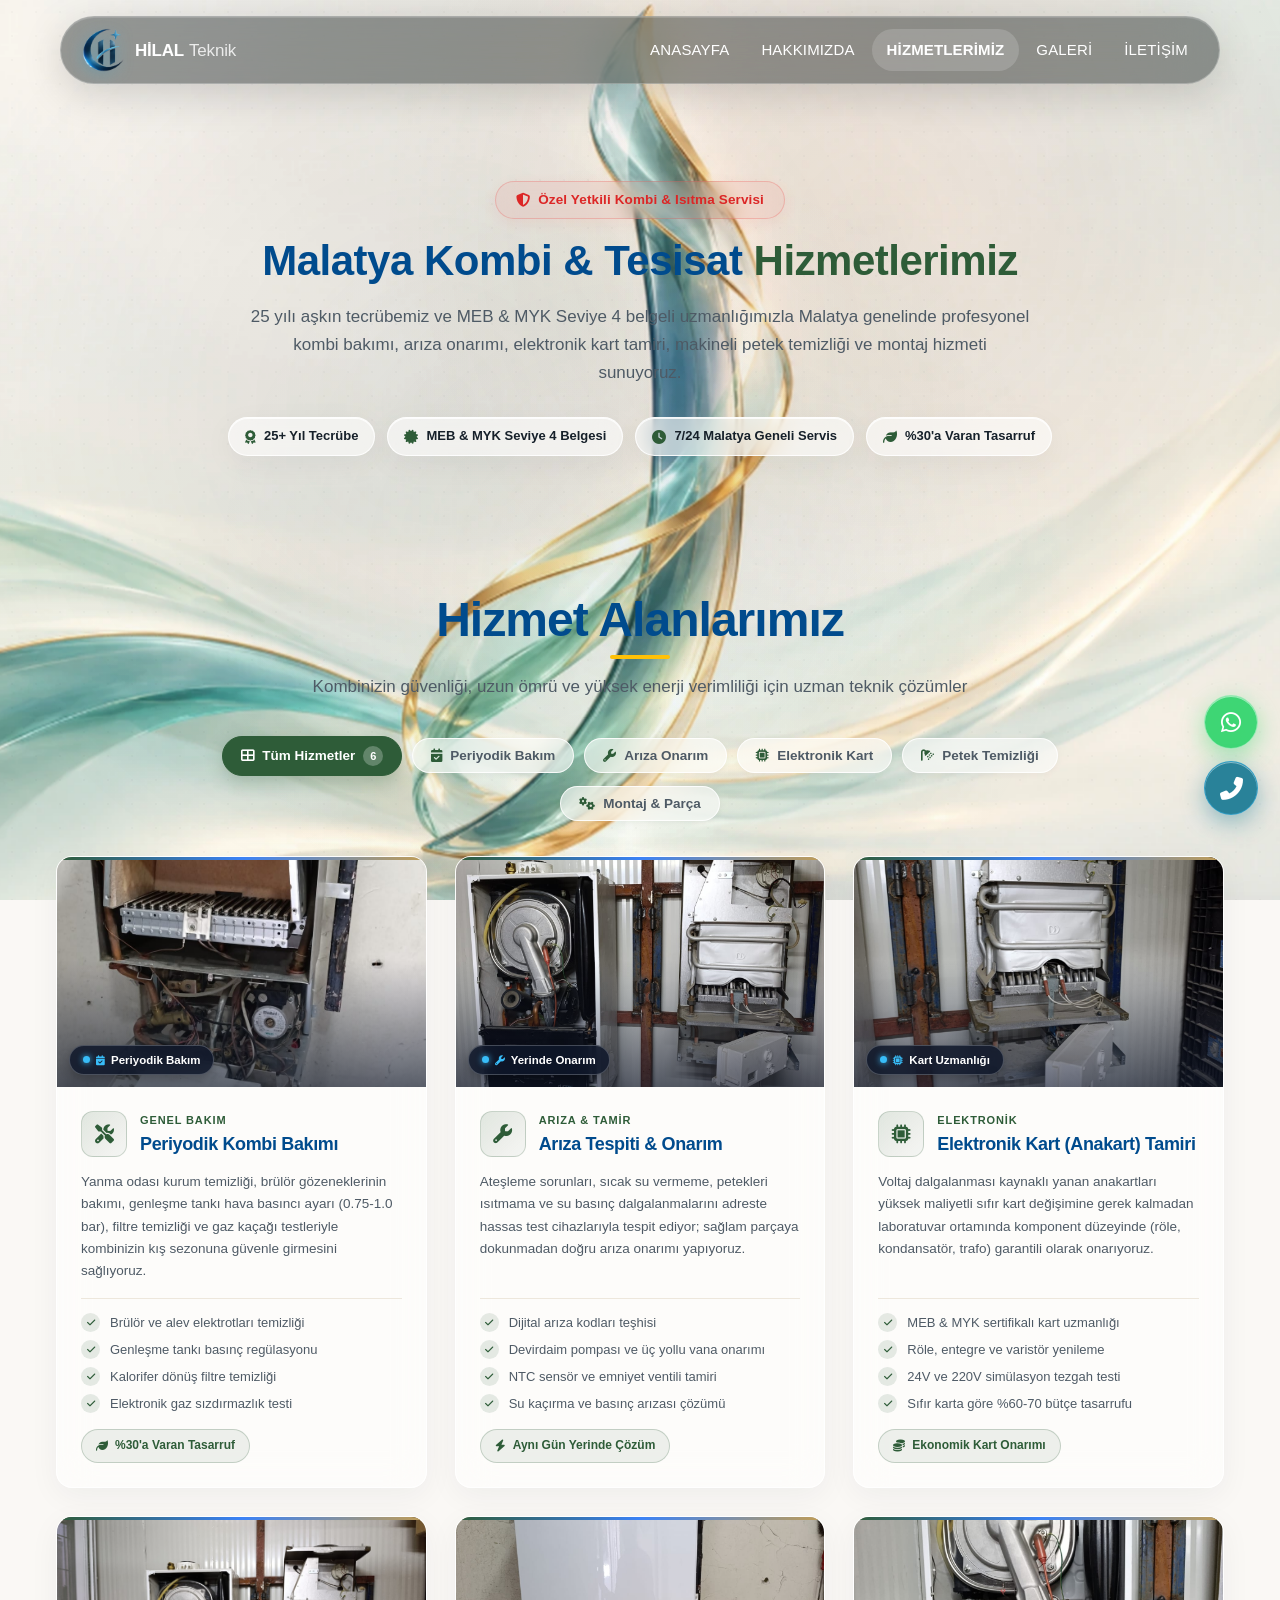
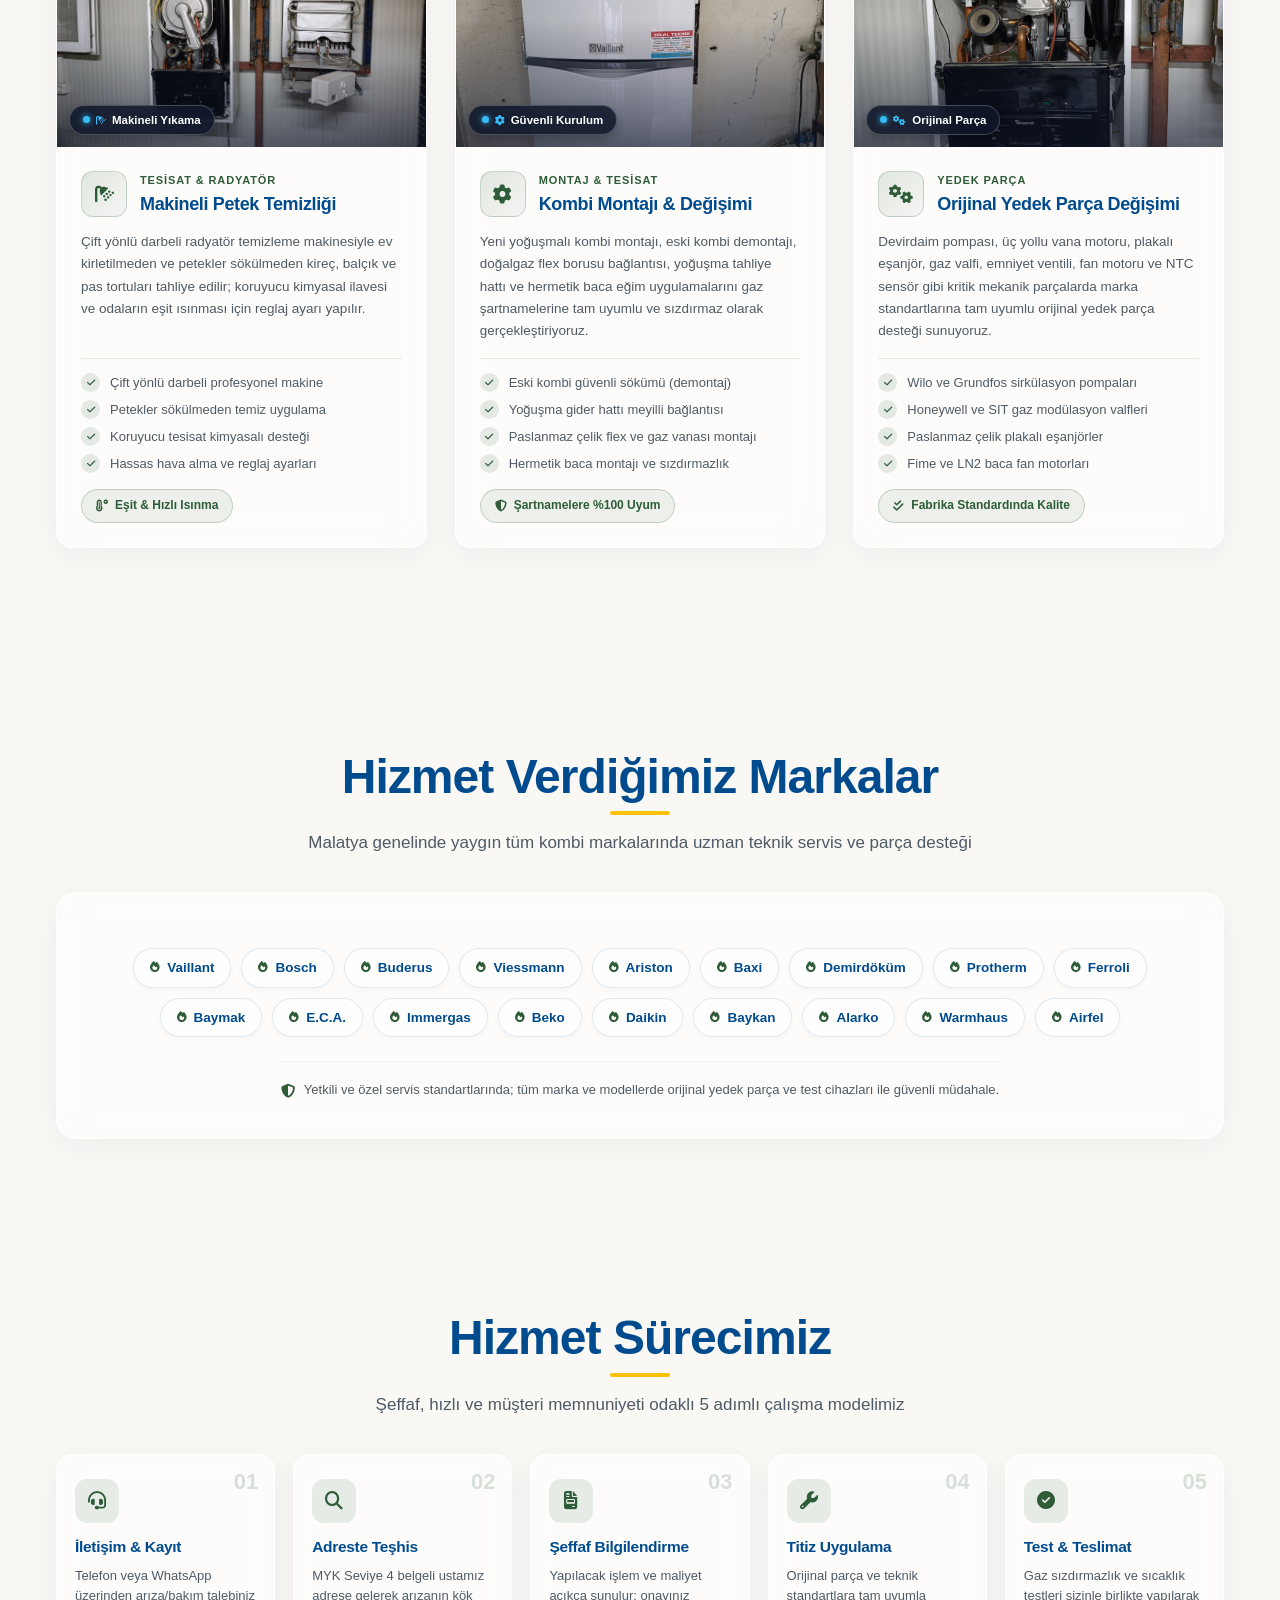
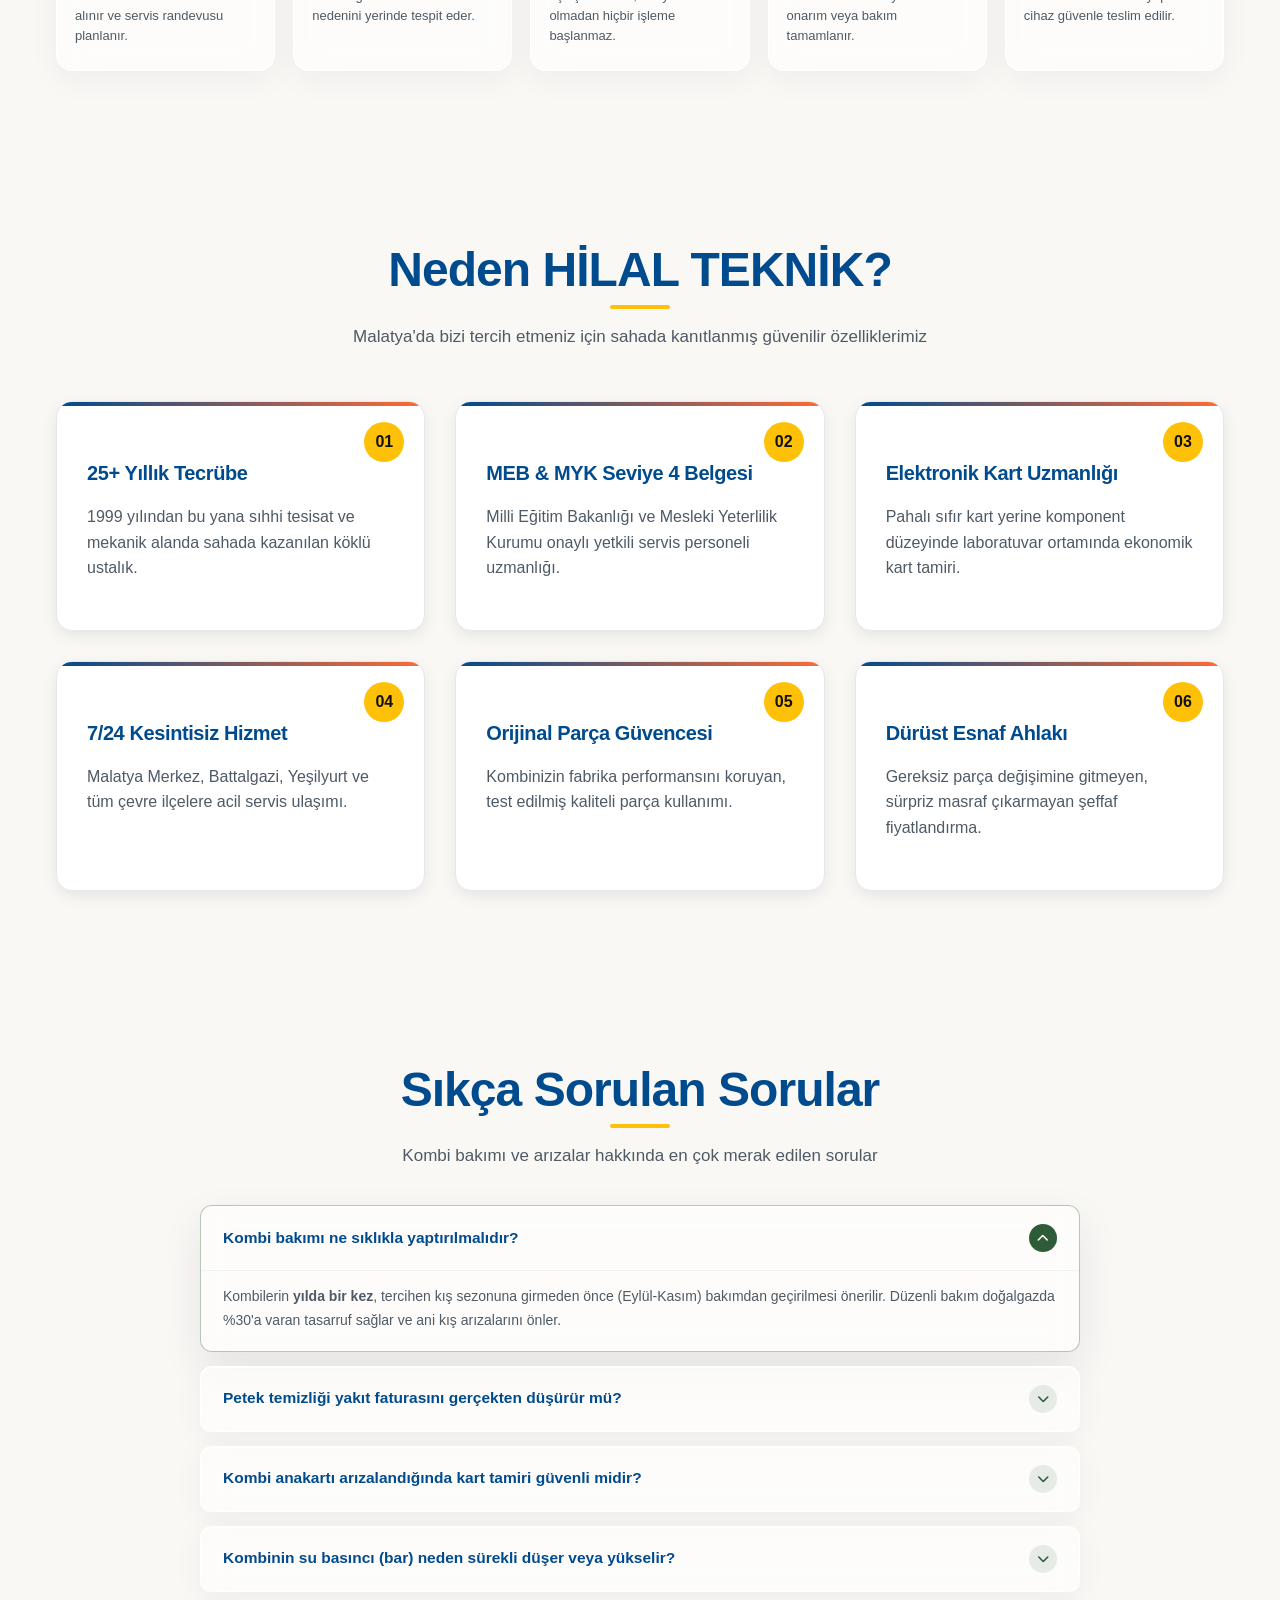
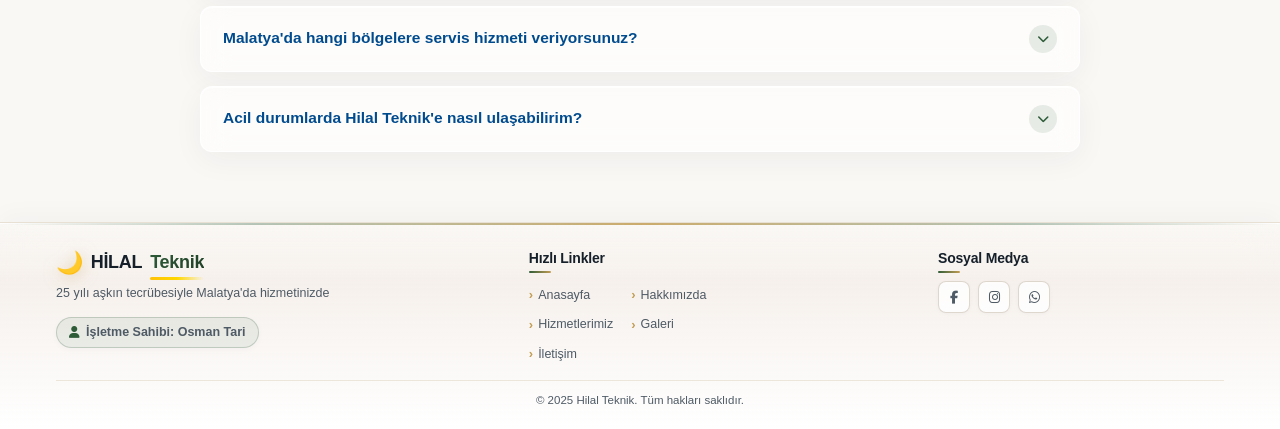
<file: hizmetlerimiz.html>
<!DOCTYPE html>
<html lang="tr" data-theme="dark">

<head>
    <!-- Google tag (gtag.js) -->
    <script async src="https://www.googletagmanager.com/gtag/js?id=G-F9GZ1TCNVZ"></script>
    <script>
        window.dataLayer = window.dataLayer || [];
        function gtag() { dataLayer.push(arguments); }
        gtag('js', new Date());

        gtag('config', 'G-F9GZ1TCNVZ');
    </script>

    <meta charset="UTF-8">
    <meta name="viewport" content="width=device-width, initial-scale=1.0, maximum-scale=5.0, user-scalable=yes">
    <link rel="icon" type="image/png" sizes="32x32" href="RESIMLER/favicon-32x32.png">
    <link rel="apple-touch-icon" sizes="180x180" href="RESIMLER/apple-touch-icon.png">

    <!-- Güvenlik Başlıkları -->
    <meta http-equiv="X-Content-Type-Options" content="nosniff">
    <meta http-equiv="X-Frame-Options" content="DENY">
    <meta http-equiv="X-XSS-Protection" content="1; mode=block">
    <meta http-equiv="Referrer-Policy" content="strict-origin-when-cross-origin">
    <meta http-equiv="Permissions-Policy" content="geolocation=(), microphone=(), camera=()">
    <meta http-equiv="Content-Security-Policy"
        content="default-src 'self'; script-src 'self' 'unsafe-inline' https://www.googletagmanager.com https://cdnjs.cloudflare.com https://fonts.googleapis.com; style-src 'self' 'unsafe-inline' https://cdnjs.cloudflare.com https://fonts.googleapis.com; font-src 'self' https://fonts.gstatic.com https://cdnjs.cloudflare.com; img-src 'self' data: https:; connect-src 'self' https://*.google-analytics.com https://www.google-analytics.com https://www.googletagmanager.com https://stats.g.doubleclick.net https://fonts.googleapis.com https://cdnjs.cloudflare.com;">

    <meta name="description"
        content="Hilal Teknik Malatya kombi servis hizmetleri: Periyodik kombi bakımı, arıza onarımı, elektronik kart tamiri, makineli petek temizliği ve montaj. Osman Tari - 7/24 Malatya geneli profesyonel teknik servis.">
    <meta name="keywords"
        content="malatya kombi servisi, kombi bakımı malatya, kombi tamiri malatya, kombi kart tamiri malatya, petek temizleme malatya, kombi montajı malatya, hilal teknik hizmetlerimiz, osman tari">
    <link rel="canonical" href="https://hilalteknik.com/hizmetlerimiz.html">

    <!-- Open Graph / Sosyal Medya -->
    <meta property="og:locale" content="tr_TR">
    <meta property="og:type" content="website">
    <meta property="og:title" content="Hizmetlerimiz | Hilal Teknik - Malatya Kombi Servisi">
    <meta property="og:description"
        content="Malatya'da 25+ yıllık tecrübeyle kombi bakımı, arıza onarımı, elektronik kart tamiri, makineli petek temizliği ve montaj hizmetleri. 7/24 acil servis.">
    <meta property="og:image" content="https://hilalteknik.com/RESIMLER/sosyal-paylasim-logo.png">
    <meta property="og:url" content="https://hilalteknik.com/hizmetlerimiz.html">
    <meta name="twitter:card" content="summary_large_image">
    <meta name="twitter:title" content="Hizmetlerimiz | Hilal Teknik - Malatya Kombi Servisi">
    <meta name="twitter:description"
        content="Malatya'da 25+ yıllık tecrübeyle kombi bakımı, arıza onarımı, elektronik kart tamiri ve petek temizliği. MEB & MYK belgeli uzmanlık.">
    <meta name="twitter:image" content="https://hilalteknik.com/RESIMLER/sosyal-paylasim-logo.png">

    <title>Hizmetlerimiz | Hilal Teknik - Malatya Kombi Servisi | Bakım, Onarım, Montaj, Petek Temizliği</title>

    <link rel="preconnect" href="https://fonts.googleapis.com">
    <link rel="preconnect" href="https://fonts.gstatic.com" crossorigin>
    <link rel="preconnect" href="https://cdnjs.cloudflare.com">
    <link href="https://fonts.googleapis.com/css2?family=Inter:wght@400;500;600;700;800&display=swap" rel="stylesheet">

    <!-- Tema Başlatma -->
    <script>
        (function () {
            try {
                var t = localStorage.getItem('hilal_theme');
                document.documentElement.setAttribute('data-theme', (t === 'light' || t === 'dark') ? t : 'dark');
            } catch (e) {
                document.documentElement.setAttribute('data-theme', 'dark');
            }
        })();
    </script>

    <link rel="preload" as="image" href="RESIMLER/arka-plan-hilal-ambient.webp">
    <link rel="stylesheet" href="style.css?v=20261021_clean_architecture">
    <link rel="stylesheet" href="https://cdnjs.cloudflare.com/ajax/libs/font-awesome/6.4.0/css/all.min.css">

    <!-- Yapılandırılmış Veri (Schema.org JSON-LD) -->
    <script type="application/ld+json">
    {
      "@context": "https://schema.org",
      "@type": "HVACBusiness",
      "name": "Hilal Teknik - Osman Tari",
      "url": "https://hilalteknik.com/hizmetlerimiz.html",
      "logo": "https://hilalteknik.com/RESIMLER/sosyal-paylasim-logo.png",
      "image": "https://hilalteknik.com/RESIMLER/sosyal-paylasim-logo.png",
      "description": "Malatya'da kombi bakımı, arıza onarımı, elektronik kart tamiri, petek temizliği ve montaj hizmetleri.",
      "telephone": "+90 537 607 48 17",
      "email": "info@hilalteknikmalatya.com",
      "address": {
        "@type": "PostalAddress",
        "streetAddress": "Paşaköşkü Mah. İsmet Paşa Cad. No:44",
        "addressLocality": "Battalgazi",
        "addressRegion": "Malatya",
        "addressCountry": "TR"
      },
      "areaServed": [
        "Malatya",
        "Battalgazi",
        "Yeşilyurt"
      ],
      "priceRange": "₺₺",
      "openingHours": "Mo-Su 00:00-23:59"
    }
    </script>
</head>

<body>
    <!-- ==================== FAREYE DUYARLI PREMİUM AMBİENT HİLAL ARKA PLANI ==================== -->
    <div class="ambient-interactive-bg" id="ambientBg" aria-hidden="true">
        <div class="ambient-bg-art"></div>
        <div class="ambient-bg-glow"></div>
    </div>

    <!-- ==================== SİTE HEADER & NAVİGASYON (YÜZEN BUZLU CAM KAPSÜL) ==================== -->
    <header class="site-header" id="siteHeader">
        <div class="header-container">
            <div class="nav-cluster nav-cluster--left">
                <a href="index.html" class="logo" aria-label="Hilal Teknik Anasayfa">
                    <div class="logo-emblem">
                        <picture class="logo-emblem-picture">
                            <source srcset="./RESIMLER/logo-hilal-amblem.webp" type="image/webp">
                            <img src="./RESIMLER/logo-hilal-amblem.png" alt="Hilal Teknik Amblem" class="emblem-img"
                                width="44" height="44" decoding="async">
                        </picture>
                    </div>
                    <div class="logo-brand">
                        <span class="brand-title">HİLAL <strong>Teknik</strong></span>
                    </div>
                </a>
            </div>
            <button class="mobile-menu-toggle" id="mobileMenuToggle" aria-label="Menüyü Aç/Kapat" aria-expanded="false"
                aria-controls="mainNav">
                <span class="hamburger-line"></span>
                <span class="hamburger-line"></span>
                <span class="hamburger-line"></span>
            </button>
            <div class="nav-cluster nav-cluster--right">
                <nav class="desktop-nav" id="mainNav" aria-label="Ana Menü">
                    <ul class="nav-list">
                        <li><a href="index.html" class="nav-link" data-page="index">ANASAYFA</a></li>
                        <li><a href="hakkimizda.html" class="nav-link" data-page="hakkimizda">HAKKIMIZDA</a></li>
                        <li><a href="hizmetlerimiz.html" class="nav-link active" data-page="hizmetlerimiz">HİZMETLERİMİZ</a></li>
                        <li><a href="galeri.html" class="nav-link" data-page="galeri">GALERİ</a></li>
                        <li><a href="iletisim.html" class="nav-link" data-page="iletisim">İLETİŞİM</a></li>
                    </ul>
                </nav>
                <div class="nav-contact-actions" role="group" aria-label="Hızlı İletişim">
                    <a href="tel:05376074817" class="nav-action-btn nav-action-btn--phone" aria-label="Telefonla ara"
                        title="Hemen Arayın: 0537 607 48 17">
                        <i class="fas fa-phone-alt" aria-hidden="true"></i>
                    </a>
                    <a href="https://wa.me/905376074817" class="nav-action-btn nav-action-btn--whatsapp" target="_blank"
                        rel="noopener noreferrer" aria-label="WhatsApp üzerinden iletişim kur"
                        title="WhatsApp Canlı Destek">
                        <i class="fab fa-whatsapp" aria-hidden="true"></i>
                    </a>
                </div>
            </div>
        </div>
    </header>

    <main>
        <!-- ==================== HERO BÖLÜMÜ ==================== -->
        <section class="services-hero-section section section--comfort with-header-offset">
            <div class="container">
                <div class="hero-badge">
                    <i class="fas fa-shield-alt" aria-hidden="true"></i>
                    <span>Özel Yetkili Kombi &amp; Isıtma Servisi</span>
                </div>
                <h1 class="hero-title">Malatya Kombi &amp; Tesisat <span class="highlight">Hizmetlerimiz</span></h1>
                <p class="hero-subtitle">
                    25 yılı aşkın tecrübemiz ve MEB &amp; MYK Seviye 4 belgeli uzmanlığımızla Malatya genelinde profesyonel
                    kombi bakımı, arıza onarımı, elektronik kart tamiri, makineli petek temizliği ve montaj hizmeti sunuyoruz.
                </p>

                <!-- Güven Rozetleri -->
                <div class="services-hero-stats">
                    <div class="services-hero-stat-pill">
                        <i class="fas fa-award" aria-hidden="true"></i>
                        <span>25+ Yıl Tecrübe</span>
                    </div>
                    <div class="services-hero-stat-pill">
                        <i class="fas fa-certificate" aria-hidden="true"></i>
                        <span>MEB &amp; MYK Seviye 4 Belgesi</span>
                    </div>
                    <div class="services-hero-stat-pill">
                        <i class="fas fa-clock" aria-hidden="true"></i>
                        <span>7/24 Malatya Geneli Servis</span>
                    </div>
                    <div class="services-hero-stat-pill">
                        <i class="fas fa-leaf" aria-hidden="true"></i>
                        <span>%30'a Varan Tasarruf</span>
                    </div>
                </div>
            </div>
        </section>

        <!-- ==================== HİZMET KARTLARI (GRID SİSTEMİ) ==================== -->
        <section class="section section--white">
            <div class="container">
                <div class="section-header">
                    <h2 class="section-title">Hizmet Alanlarımız</h2>
                    <p class="section-subtitle">Kombinizin güvenliği, uzun ömrü ve yüksek enerji verimliliği için uzman teknik çözümler</p>
                </div>

                <!-- Modern Kategori Filtreleme Barı -->
                <div class="service-category-filter" role="tablist" aria-label="Hizmet Kategorileri">
                    <button type="button" class="service-filter-btn active" data-filter="all" role="tab" aria-selected="true">
                        <i class="fas fa-th-large" aria-hidden="true"></i>
                        <span>Tüm Hizmetler</span>
                        <span class="filter-count">6</span>
                    </button>
                    <button type="button" class="service-filter-btn" data-filter="bakim" role="tab" aria-selected="false">
                        <i class="fas fa-calendar-check" aria-hidden="true"></i>
                        <span>Periyodik Bakım</span>
                    </button>
                    <button type="button" class="service-filter-btn" data-filter="ariza" role="tab" aria-selected="false">
                        <i class="fas fa-wrench" aria-hidden="true"></i>
                        <span>Arıza Onarım</span>
                    </button>
                    <button type="button" class="service-filter-btn" data-filter="kart" role="tab" aria-selected="false">
                        <i class="fas fa-microchip" aria-hidden="true"></i>
                        <span>Elektronik Kart</span>
                    </button>
                    <button type="button" class="service-filter-btn" data-filter="petek" role="tab" aria-selected="false">
                        <i class="fas fa-shower" aria-hidden="true"></i>
                        <span>Petek Temizliği</span>
                    </button>
                    <button type="button" class="service-filter-btn" data-filter="montaj-parca" role="tab" aria-selected="false">
                        <i class="fas fa-cogs" aria-hidden="true"></i>
                        <span>Montaj &amp; Parça</span>
                    </button>
                </div>

                <div class="services-card-grid">

                    <!-- Kart 1: Periyodik Kombi Bakımı -->
                    <article class="service-card-item" data-category="bakim">
                        <div class="service-card-media">
                            <picture>
                                <!-- WebP pushed after next deploy --><source srcset="RESIMLER/bakim_ariza/IMG-20250812-WA0042.jpg" type="image/jpeg">
                                <img src="RESIMLER/bakim_ariza/IMG-20250812-WA0042.jpg"
                                    alt="Hilal Teknik Kombi Yıllık Genel Bakımı" width="380" height="238" loading="lazy" decoding="async">
                            </picture>
                            <span class="service-card-badge">
                                <span class="badge-status-dot"></span>
                                <i class="fas fa-calendar-check" aria-hidden="true"></i> Periyodik Bakım
                            </span>
                        </div>
                        <div class="service-card-content">
                            <div class="service-card-top">
                                <div class="service-card-icon">
                                    <i class="fas fa-tools" aria-hidden="true"></i>
                                </div>
                                <div class="service-card-top-info">
                                    <span class="service-card-category">Genel Bakım</span>
                                    <h3 class="service-card-title">Periyodik Kombi Bakımı</h3>
                                </div>
                            </div>
                            <p class="service-card-desc">
                                Yanma odası kurum temizliği, brülör gözeneklerinin bakımı, genleşme tankı hava basıncı ayarı (0.75-1.0 bar),
                                filtre temizliği ve gaz kaçağı testleriyle kombinizin kış sezonuna güvenle girmesini sağlıyoruz.
                            </p>
                            <ul class="service-card-features">
                                <li><i class="fas fa-check" aria-hidden="true"></i> Brülör ve alev elektrotları temizliği</li>
                                <li><i class="fas fa-check" aria-hidden="true"></i> Genleşme tankı basınç regülasyonu</li>
                                <li><i class="fas fa-check" aria-hidden="true"></i> Kalorifer dönüş filtre temizliği</li>
                                <li><i class="fas fa-check" aria-hidden="true"></i> Elektronik gaz sızdırmazlık testi</li>
                            </ul>
                            <div class="service-card-tag">
                                <i class="fas fa-leaf" aria-hidden="true"></i> %30'a Varan Tasarruf
                            </div>
                        </div>
                    </article>

                    <!-- Kart 2: Arıza Tespiti & Onarım -->
                    <article class="service-card-item" data-category="ariza">
                        <div class="service-card-media">
                            <picture>
                                <!-- WebP pushed after next deploy --><source srcset="RESIMLER/bakim_ariza/IMG-20250812-WA0027.jpg" type="image/jpeg">
                                <img src="RESIMLER/bakim_ariza/IMG-20250812-WA0027.jpg"
                                    alt="Hilal Teknik Kombi Arıza Tespiti ve Onarımı" width="380" height="238" loading="lazy" decoding="async">
                            </picture>
                            <span class="service-card-badge">
                                <span class="badge-status-dot"></span>
                                <i class="fas fa-wrench" aria-hidden="true"></i> Yerinde Onarım
                            </span>
                        </div>
                        <div class="service-card-content">
                            <div class="service-card-top">
                                <div class="service-card-icon">
                                    <i class="fas fa-wrench" aria-hidden="true"></i>
                                </div>
                                <div class="service-card-top-info">
                                    <span class="service-card-category">Arıza &amp; Tamir</span>
                                    <h3 class="service-card-title">Arıza Tespiti &amp; Onarım</h3>
                                </div>
                            </div>
                            <p class="service-card-desc">
                                Ateşleme sorunları, sıcak su vermeme, petekleri ısıtmama ve su basınç dalgalanmalarını adreste hassas test
                                cihazlarıyla tespit ediyor; sağlam parçaya dokunmadan doğru arıza onarımı yapıyoruz.
                            </p>
                            <ul class="service-card-features">
                                <li><i class="fas fa-check" aria-hidden="true"></i> Dijital arıza kodları teşhisi</li>
                                <li><i class="fas fa-check" aria-hidden="true"></i> Devirdaim pompası ve üç yollu vana onarımı</li>
                                <li><i class="fas fa-check" aria-hidden="true"></i> NTC sensör ve emniyet ventili tamiri</li>
                                <li><i class="fas fa-check" aria-hidden="true"></i> Su kaçırma ve basınç arızası çözümü</li>
                            </ul>
                            <div class="service-card-tag">
                                <i class="fas fa-bolt" aria-hidden="true"></i> Aynı Gün Yerinde Çözüm
                            </div>
                        </div>
                    </article>

                    <!-- Kart 3: Elektronik Kart Tamiri -->
                    <article class="service-card-item" data-category="kart">
                        <div class="service-card-media">
                            <picture>
                                <!-- WebP pushed after next deploy --><source srcset="RESIMLER/bakim_ariza/IMG-20250812-WA0028.jpg" type="image/jpeg">
                                <img src="RESIMLER/bakim_ariza/IMG-20250812-WA0028.jpg"
                                    alt="Hilal Teknik Kombi Elektronik Kart Tamiri" width="380" height="238" loading="lazy" decoding="async">
                            </picture>
                            <span class="service-card-badge">
                                <span class="badge-status-dot"></span>
                                <i class="fas fa-microchip" aria-hidden="true"></i> Kart Uzmanlığı
                            </span>
                        </div>
                        <div class="service-card-content">
                            <div class="service-card-top">
                                <div class="service-card-icon">
                                    <i class="fas fa-microchip" aria-hidden="true"></i>
                                </div>
                                <div class="service-card-top-info">
                                    <span class="service-card-category">Elektronik</span>
                                    <h3 class="service-card-title">Elektronik Kart (Anakart) Tamiri</h3>
                                </div>
                            </div>
                            <p class="service-card-desc">
                                Voltaj dalgalanması kaynaklı yanan anakartları yüksek maliyetli sıfır kart değişimine gerek kalmadan
                                laboratuvar ortamında komponent düzeyinde (röle, kondansatör, trafo) garantili olarak onarıyoruz.
                            </p>
                            <ul class="service-card-features">
                                <li><i class="fas fa-check" aria-hidden="true"></i> MEB &amp; MYK sertifikalı kart uzmanlığı</li>
                                <li><i class="fas fa-check" aria-hidden="true"></i> Röle, entegre ve varistör yenileme</li>
                                <li><i class="fas fa-check" aria-hidden="true"></i> 24V ve 220V simülasyon tezgah testi</li>
                                <li><i class="fas fa-check" aria-hidden="true"></i> Sıfır karta göre %60-70 bütçe tasarrufu</li>
                            </ul>
                            <div class="service-card-tag">
                                <i class="fas fa-coins" aria-hidden="true"></i> Ekonomik Kart Onarımı
                            </div>
                        </div>
                    </article>

                    <!-- Kart 4: Petek Temizliği -->
                    <article class="service-card-item" data-category="petek">
                        <div class="service-card-media">
                            <picture>
                                <!-- WebP pushed after next deploy --><source srcset="RESIMLER/bakim_ariza/IMG-20250812-WA0026.jpg" type="image/jpeg">
                                <img src="RESIMLER/bakim_ariza/IMG-20250812-WA0026.jpg"
                                    alt="Hilal Teknik Makineli Petek Temizliği" width="380" height="238" loading="lazy" decoding="async">
                            </picture>
                            <span class="service-card-badge">
                                <span class="badge-status-dot"></span>
                                <i class="fas fa-shower" aria-hidden="true"></i> Makineli Yıkama
                            </span>
                        </div>
                        <div class="service-card-content">
                            <div class="service-card-top">
                                <div class="service-card-icon">
                                    <i class="fas fa-shower" aria-hidden="true"></i>
                                </div>
                                <div class="service-card-top-info">
                                    <span class="service-card-category">Tesisat &amp; Radyatör</span>
                                    <h3 class="service-card-title">Makineli Petek Temizliği</h3>
                                </div>
                            </div>
                            <p class="service-card-desc">
                                Çift yönlü darbeli radyatör temizleme makinesiyle ev kirletilmeden ve petekler sökülmeden kireç, balçık ve pas
                                tortuları tahliye edilir; koruyucu kimyasal ilavesi ve odaların eşit ısınması için reglaj ayarı yapılır.
                            </p>
                            <ul class="service-card-features">
                                <li><i class="fas fa-check" aria-hidden="true"></i> Çift yönlü darbeli profesyonel makine</li>
                                <li><i class="fas fa-check" aria-hidden="true"></i> Petekler sökülmeden temiz uygulama</li>
                                <li><i class="fas fa-check" aria-hidden="true"></i> Koruyucu tesisat kimyasalı desteği</li>
                                <li><i class="fas fa-check" aria-hidden="true"></i> Hassas hava alma ve reglaj ayarları</li>
                            </ul>
                            <div class="service-card-tag">
                                <i class="fas fa-temperature-high" aria-hidden="true"></i> Eşit &amp; Hızlı Isınma
                            </div>
                        </div>
                    </article>

                    <!-- Kart 5: Kombi Montajı & Değişimi -->
                    <article class="service-card-item" data-category="montaj-parca">
                        <div class="service-card-media">
                            <picture>
                                <!-- WebP pushed after next deploy --><source srcset="RESIMLER/kombi_kurulum/IMG-20250812-WA0041.jpg" type="image/jpeg">
                                <img src="RESIMLER/kombi_kurulum/IMG-20250812-WA0041.jpg"
                                    alt="Hilal Teknik Yoğuşmalı Kombi Montajı" width="380" height="238" loading="lazy" decoding="async">
                            </picture>
                            <span class="service-card-badge">
                                <span class="badge-status-dot"></span>
                                <i class="fas fa-cog" aria-hidden="true"></i> Güvenli Kurulum
                            </span>
                        </div>
                        <div class="service-card-content">
                            <div class="service-card-top">
                                <div class="service-card-icon">
                                    <i class="fas fa-cog" aria-hidden="true"></i>
                                </div>
                                <div class="service-card-top-info">
                                    <span class="service-card-category">Montaj &amp; Tesisat</span>
                                    <h3 class="service-card-title">Kombi Montajı &amp; Değişimi</h3>
                                </div>
                            </div>
                            <p class="service-card-desc">
                                Yeni yoğuşmalı kombi montajı, eski kombi demontajı, doğalgaz flex borusu bağlantısı, yoğuşma tahliye hattı ve
                                hermetik baca eğim uygulamalarını gaz şartnamelerine tam uyumlu ve sızdırmaz olarak gerçekleştiriyoruz.
                            </p>
                            <ul class="service-card-features">
                                <li><i class="fas fa-check" aria-hidden="true"></i> Eski kombi güvenli sökümü (demontaj)</li>
                                <li><i class="fas fa-check" aria-hidden="true"></i> Yoğuşma gider hattı meyilli bağlantısı</li>
                                <li><i class="fas fa-check" aria-hidden="true"></i> Paslanmaz çelik flex ve gaz vanası montajı</li>
                                <li><i class="fas fa-check" aria-hidden="true"></i> Hermetik baca montajı ve sızdırmazlık</li>
                            </ul>
                            <div class="service-card-tag">
                                <i class="fas fa-shield-halved" aria-hidden="true"></i> Şartnamelere %100 Uyum
                            </div>
                        </div>
                    </article>

                    <!-- Kart 6: Orijinal Yedek Parça -->
                    <article class="service-card-item" data-category="montaj-parca">
                        <div class="service-card-media">
                            <picture>
                                <!-- WebP pushed after next deploy --><source srcset="RESIMLER/bakim_ariza/IMG-20250812-WA0029.jpg" type="image/jpeg">
                                <img src="RESIMLER/bakim_ariza/IMG-20250812-WA0029.jpg"
                                    alt="Hilal Teknik Orijinal Kombi Yedek Parça Değişimi" width="380" height="238" loading="lazy" decoding="async">
                            </picture>
                            <span class="service-card-badge">
                                <span class="badge-status-dot"></span>
                                <i class="fas fa-cogs" aria-hidden="true"></i> Orijinal Parça
                            </span>
                        </div>
                        <div class="service-card-content">
                            <div class="service-card-top">
                                <div class="service-card-icon">
                                    <i class="fas fa-cogs" aria-hidden="true"></i>
                                </div>
                                <div class="service-card-top-info">
                                    <span class="service-card-category">Yedek Parça</span>
                                    <h3 class="service-card-title">Orijinal Yedek Parça Değişimi</h3>
                                </div>
                            </div>
                            <p class="service-card-desc">
                                Devirdaim pompası, üç yollu vana motoru, plakalı eşanjör, gaz valfi, emniyet ventili, fan motoru ve NTC
                                sensör gibi kritik mekanik parçalarda marka standartlarına tam uyumlu orijinal yedek parça desteği sunuyoruz.
                            </p>
                            <ul class="service-card-features">
                                <li><i class="fas fa-check" aria-hidden="true"></i> Wilo ve Grundfos sirkülasyon pompaları</li>
                                <li><i class="fas fa-check" aria-hidden="true"></i> Honeywell ve SIT gaz modülasyon valfleri</li>
                                <li><i class="fas fa-check" aria-hidden="true"></i> Paslanmaz çelik plakalı eşanjörler</li>
                                <li><i class="fas fa-check" aria-hidden="true"></i> Fime ve LN2 baca fan motorları</li>
                            </ul>
                            <div class="service-card-tag">
                                <i class="fas fa-check-double" aria-hidden="true"></i> Fabrika Standardında Kalite
                            </div>
                        </div>
                    </article>

                </div>
            </div>
        </section>

        <!-- ==================== HİZMET VERİLEN KOMBİ MARKALARI ==================== -->
        <section class="section section--comfort" id="hizmet-markalari">
            <div class="container">
                <div class="section-header">
                    <h2 class="section-title">Hizmet Verdiğimiz Markalar</h2>
                    <p class="section-subtitle">Malatya genelinde yaygın tüm kombi markalarında uzman teknik servis ve parça desteği</p>
                </div>

                <div class="services-brands-card">
                    <div class="brands-pill-grid">
                        <span class="brand-pill-item"><i class="fas fa-fire" aria-hidden="true"></i> Vaillant</span>
                        <span class="brand-pill-item"><i class="fas fa-fire" aria-hidden="true"></i> Bosch</span>
                        <span class="brand-pill-item"><i class="fas fa-fire" aria-hidden="true"></i> Buderus</span>
                        <span class="brand-pill-item"><i class="fas fa-fire" aria-hidden="true"></i> Viessmann</span>
                        <span class="brand-pill-item"><i class="fas fa-fire" aria-hidden="true"></i> Ariston</span>
                        <span class="brand-pill-item"><i class="fas fa-fire" aria-hidden="true"></i> Baxi</span>
                        <span class="brand-pill-item"><i class="fas fa-fire" aria-hidden="true"></i> Demirdöküm</span>
                        <span class="brand-pill-item"><i class="fas fa-fire" aria-hidden="true"></i> Protherm</span>
                        <span class="brand-pill-item"><i class="fas fa-fire" aria-hidden="true"></i> Ferroli</span>
                        <span class="brand-pill-item"><i class="fas fa-fire" aria-hidden="true"></i> Baymak</span>
                        <span class="brand-pill-item"><i class="fas fa-fire" aria-hidden="true"></i> E.C.A.</span>
                        <span class="brand-pill-item"><i class="fas fa-fire" aria-hidden="true"></i> Immergas</span>
                        <span class="brand-pill-item"><i class="fas fa-fire" aria-hidden="true"></i> Beko</span>
                        <span class="brand-pill-item"><i class="fas fa-fire" aria-hidden="true"></i> Daikin</span>
                        <span class="brand-pill-item"><i class="fas fa-fire" aria-hidden="true"></i> Baykan</span>
                        <span class="brand-pill-item"><i class="fas fa-fire" aria-hidden="true"></i> Alarko</span>
                        <span class="brand-pill-item"><i class="fas fa-fire" aria-hidden="true"></i> Warmhaus</span>
                        <span class="brand-pill-item"><i class="fas fa-fire" aria-hidden="true"></i> Airfel</span>
                    </div>
                    <div class="brands-footer-note">
                        <i class="fas fa-shield-alt" aria-hidden="true"></i>
                        <span>Yetkili ve özel servis standartlarında; tüm marka ve modellerde orijinal yedek parça ve test cihazları ile güvenli müdahale.</span>
                    </div>
                </div>
            </div>
        </section>

        <!-- ==================== HİZMET SÜRECİ (5 AŞAMA) ==================== -->
        <section class="services-process-section section section--white" id="hizmet-sureci">
            <div class="container">
                <div class="section-header">
                    <h2 class="section-title">Hizmet Sürecimiz</h2>
                    <p class="section-subtitle">Şeffaf, hızlı ve müşteri memnuniyeti odaklı 5 adımlı çalışma modelimiz</p>
                </div>

                <div class="process-grid">
                    <div class="process-step-card">
                        <span class="process-step-badge">01</span>
                        <div class="process-step-icon">
                            <i class="fas fa-headset" aria-hidden="true"></i>
                        </div>
                        <h3>İletişim &amp; Kayıt</h3>
                        <p>Telefon veya WhatsApp üzerinden arıza/bakım talebiniz alınır ve servis randevusu planlanır.</p>
                    </div>

                    <div class="process-step-card">
                        <span class="process-step-badge">02</span>
                        <div class="process-step-icon">
                            <i class="fas fa-search" aria-hidden="true"></i>
                        </div>
                        <h3>Adreste Teşhis</h3>
                        <p>MYK Seviye 4 belgeli ustamız adrese gelerek arızanın kök nedenini yerinde tespit eder.</p>
                    </div>

                    <div class="process-step-card">
                        <span class="process-step-badge">03</span>
                        <div class="process-step-icon">
                            <i class="fas fa-file-invoice" aria-hidden="true"></i>
                        </div>
                        <h3>Şeffaf Bilgilendirme</h3>
                        <p>Yapılacak işlem ve maliyet açıkça sunulur; onayınız olmadan hiçbir işleme başlanmaz.</p>
                    </div>

                    <div class="process-step-card">
                        <span class="process-step-badge">04</span>
                        <div class="process-step-icon">
                            <i class="fas fa-wrench" aria-hidden="true"></i>
                        </div>
                        <h3>Titiz Uygulama</h3>
                        <p>Orijinal parça ve teknik standartlara tam uyumla onarım veya bakım tamamlanır.</p>
                    </div>

                    <div class="process-step-card">
                        <span class="process-step-badge">05</span>
                        <div class="process-step-icon">
                            <i class="fas fa-check-circle" aria-hidden="true"></i>
                        </div>
                        <h3>Test &amp; Teslimat</h3>
                        <p>Gaz sızdırmazlık ve sıcaklık testleri sizinle birlikte yapılarak cihaz güvenle teslim edilir.</p>
                    </div>
                </div>
            </div>
        </section>

        <!-- ==================== NEDEN HİLAL TEKNİK? ==================== -->
        <section class="section section--comfort" id="neden-hilal-teknik">
            <div class="container">
                <div class="section-header">
                    <h2 class="section-title">Neden HİLAL TEKNİK?</h2>
                    <p class="section-subtitle">Malatya'da bizi tercih etmeniz için sahada kanıtlanmış güvenilir özelliklerimiz</p>
                </div>

                <div class="reasons-grid">
                    <div class="reason-card">
                        <div class="reason-number">01</div>
                        <h3>25+ Yıllık Tecrübe</h3>
                        <p>1999 yılından bu yana sıhhi tesisat ve mekanik alanda sahada kazanılan köklü ustalık.</p>
                    </div>

                    <div class="reason-card">
                        <div class="reason-number">02</div>
                        <h3>MEB &amp; MYK Seviye 4 Belgesi</h3>
                        <p>Milli Eğitim Bakanlığı ve Mesleki Yeterlilik Kurumu onaylı yetkili servis personeli uzmanlığı.</p>
                    </div>

                    <div class="reason-card">
                        <div class="reason-number">03</div>
                        <h3>Elektronik Kart Uzmanlığı</h3>
                        <p>Pahalı sıfır kart yerine komponent düzeyinde laboratuvar ortamında ekonomik kart tamiri.</p>
                    </div>

                    <div class="reason-card">
                        <div class="reason-number">04</div>
                        <h3>7/24 Kesintisiz Hizmet</h3>
                        <p>Malatya Merkez, Battalgazi, Yeşilyurt ve tüm çevre ilçelere acil servis ulaşımı.</p>
                    </div>

                    <div class="reason-card">
                        <div class="reason-number">05</div>
                        <h3>Orijinal Parça Güvencesi</h3>
                        <p>Kombinizin fabrika performansını koruyan, test edilmiş kaliteli parça kullanımı.</p>
                    </div>

                    <div class="reason-card">
                        <div class="reason-number">06</div>
                        <h3>Dürüst Esnaf Ahlakı</h3>
                        <p>Gereksiz parça değişimine gitmeyen, sürpriz masraf çıkarmayan şeffaf fiyatlandırma.</p>
                    </div>
                </div>
            </div>
        </section>

        <!-- ==================== SIKÇA SORULAN SORULAR (SSS) ==================== -->
        <section class="services-faq-section section section--white" id="sikca-sorulan-sorular">
            <div class="container">
                <div class="section-header">
                    <h2 class="section-title">Sıkça Sorulan Sorular</h2>
                    <p class="section-subtitle">Kombi bakımı ve arızalar hakkında en çok merak edilen sorular</p>
                </div>

                <div class="faq-accordion-container">
                    <details class="faq-item" open>
                        <summary class="faq-question">
                            <span>Kombi bakımı ne sıklıkla yaptırılmalıdır?</span>
                            <span class="faq-icon-indicator"><i class="fas fa-chevron-down" aria-hidden="true"></i></span>
                        </summary>
                        <div class="faq-answer">
                            <p>
                                Kombilerin <strong>yılda bir kez</strong>, tercihen kış sezonuna girmeden önce (Eylül-Kasım) bakımdan geçirilmesi önerilir.
                                Düzenli bakım doğalgazda %30'a varan tasarruf sağlar ve ani kış arızalarını önler.
                            </p>
                        </div>
                    </details>

                    <details class="faq-item">
                        <summary class="faq-question">
                            <span>Petek temizliği yakıt faturasını gerçekten düşürür mü?</span>
                            <span class="faq-icon-indicator"><i class="fas fa-chevron-down" aria-hidden="true"></i></span>
                        </summary>
                        <div class="faq-answer">
                            <p>
                                <strong>Evet.</strong> Peteklerin dibindeki çamur ve kireç tabakası sıcak suyun yayılmasını engeller.
                                Makineli yıkama ile tesisat açıldığında petekler daha düşük kombi derecesinde eşit ısınır ve faturada %20-30 tasarruf görülür.
                            </p>
                        </div>
                    </details>

                    <details class="faq-item">
                        <summary class="faq-question">
                            <span>Kombi anakartı arızalandığında kart tamiri güvenli midir?</span>
                            <span class="faq-icon-indicator"><i class="fas fa-chevron-down" aria-hidden="true"></i></span>
                        </summary>
                        <div class="faq-answer">
                            <p>
                                Evet. Arızalı röle, kondansatör veya varistörler orijinal komponentlerle değiştirilip simülasyon tezgahında test edildiğinde
                                kart sıfır parça güvenilirliğinde çalışır ve yeni kart maliyetine göre %60-70 tasarruf sağlar.
                            </p>
                        </div>
                    </details>

                    <details class="faq-item">
                        <summary class="faq-question">
                            <span>Kombinin su basıncı (bar) neden sürekli düşer veya yükselir?</span>
                            <span class="faq-icon-indicator"><i class="fas fa-chevron-down" aria-hidden="true"></i></span>
                        </summary>
                        <div class="faq-answer">
                            <p>
                                Basınç düşüşü genellikle tesisattaki mikro su sızıntılarından veya genleşme tankı havasının bitmesinden;
                                aşırı yükselmesi ise genleşme tankı membranının delinmesinden veya doldurma musluğu kaçırmasından kaynaklanır.
                            </p>
                        </div>
                    </details>

                    <details class="faq-item">
                        <summary class="faq-question">
                            <span>Malatya'da hangi bölgelere servis hizmeti veriyorsunuz?</span>
                            <span class="faq-icon-indicator"><i class="fas fa-chevron-down" aria-hidden="true"></i></span>
                        </summary>
                        <div class="faq-answer">
                            <p>
                                Paşaköşkü merkezli atölyemizden hareketle; Malatya Merkez, Battalgazi, Yeşilyurt ve tüm çevre ilçelere aynı gün
                                gezici servis aracımızla hizmet ulaştırıyoruz.
                            </p>
                        </div>
                    </details>

                    <details class="faq-item">
                        <summary class="faq-question">
                            <span>Acil durumlarda Hilal Teknik'e nasıl ulaşabilirim?</span>
                            <span class="faq-icon-indicator"><i class="fas fa-chevron-down" aria-hidden="true"></i></span>
                        </summary>
                        <div class="faq-answer">
                            <p>
                                <strong>0537 607 48 17</strong> telefon hattımız veya WhatsApp üzerinden 7 gün 24 saat kesintisiz ulaşabilirsiniz.
                                Çağrınız alınır alınmaz adresinize en hızlı şekilde servis yönlendirilir.
                            </p>
                        </div>
                    </details>
                </div>
            </div>
        </section>

        <!-- ==================== SSS BÖLÜMÜ SONU ==================== -->
    </main>

    <!-- ==================== FOOTER ==================== -->
    <footer>
        <div class="container">
            <div class="footer-content">
                <div class="footer-logo">
                    <h2>HİLAL <span>Teknik</span></h2>
                    <p>25 yılı aşkın tecrübesiyle Malatya'da hizmetinizde</p>
                    <p class="footer-owner">İşletme Sahibi: Osman Tari</p>
                </div>
                <div class="footer-links">
                    <h3>Hızlı Linkler</h3>
                    <ul>
                        <li><a href="index.html">Anasayfa</a></li>
                        <li><a href="hakkimizda.html">Hakkımızda</a></li>
                        <li><a href="hizmetlerimiz.html">Hizmetlerimiz</a></li>
                        <li><a href="galeri.html">Galeri</a></li>
                        <li><a href="iletisim.html">İletişim</a></li>
                    </ul>
                </div>
                <div class="footer-social">
                    <h3>Sosyal Medya</h3>
                    <div class="social-icons">
                        <a href="https://www.facebook.com/hilal.teknik.tesisat.malatya" target="_blank"
                            rel="noopener noreferrer" aria-label="Facebook Sayfamız"><i
                                class="fab fa-facebook-f"></i></a>
                        <a href="https://www.instagram.com/hilal_teknik_malatya" target="_blank"
                            rel="noopener noreferrer" aria-label="Instagram Sayfamız"><i
                                class="fab fa-instagram"></i></a>
                        <a href="https://wa.me/905376074817" target="_blank"
                            rel="noopener noreferrer" aria-label="WhatsApp Canlı Destek"><i class="fab fa-whatsapp"></i></a>
                    </div>
                </div>
            </div>
            <div class="copyright">
                <p>&copy; 2025 Hilal Teknik. Tüm hakları saklıdır.</p>
            </div>
        </div>
    </footer>

    <!-- ==================== SAĞ ALT SABİT İLETİŞİM & WHATSAPP BUTONLARI ==================== -->
    <aside class="floating-contact-actions" aria-label="Hızlı İletişim">
        <a href="https://wa.me/905376074817" class="floating-btn floating-btn--whatsapp" target="_blank"
            rel="noopener noreferrer" title="WhatsApp Canlı Destek" aria-label="WhatsApp İle İletişime Geçin">
            <i class="fab fa-whatsapp" aria-hidden="true"></i>
            <span class="floating-btn-text">WhatsApp</span>
        </a>
        <a href="tel:05376074817" class="floating-btn floating-btn--phone" title="Hemen Arayın: 0537 607 48 17"
            aria-label="Telefon İle Hemen Arayın">
            <i class="fas fa-phone-alt" aria-hidden="true"></i>
            <span class="floating-btn-text">0537 607 48 17</span>
        </a>
    </aside>

    <!-- ==================== YUKARI ÇIKMA BUTONU ==================== -->
    <button id="scrollToTop" class="scroll-to-top" aria-label="Yukarı çık">
        <i class="fas fa-arrow-up" aria-hidden="true"></i>
    </button>

    <!-- ==================== MERKEZİ YAPILANDIRMA VE DİNAMİK SENKRONİZASYON ==================== -->
    <script src="site-config.js" defer></script>
    <script src="analytics.js" defer></script>

    <!-- ==================== ETKİLEŞİM VE BAŞLATMA SCRIPT ==================== -->
    <script>
        document.addEventListener('DOMContentLoaded', function () {
            // SSS Accordion Tekli Açılma
            const faqItems = document.querySelectorAll('.faq-item');
            faqItems.forEach(item => {
                item.addEventListener('toggle', function () {
                    if (this.open) {
                        faqItems.forEach(otherItem => {
                            if (otherItem !== this && otherItem.open) {
                                otherItem.open = false;
                            }
                        });
                    }
                });
            });

            // Hizmetler Kategori Filtreleme
            const filterButtons = document.querySelectorAll('.service-filter-btn');
            const serviceCards = document.querySelectorAll('.service-card-item');

            filterButtons.forEach(btn => {
                btn.addEventListener('click', function () {
                    const filter = this.getAttribute('data-filter');

                    filterButtons.forEach(b => {
                        b.classList.remove('active');
                        b.setAttribute('aria-selected', 'false');
                    });
                    this.classList.add('active');
                    this.setAttribute('aria-selected', 'true');

                    serviceCards.forEach(card => {
                        const cardCategory = card.getAttribute('data-category');
                        if (filter === 'all' || cardCategory === filter) {
                            card.classList.remove('is-hidden');
                            card.style.animation = 'none';
                            void card.offsetHeight;
                            card.style.animation = 'serviceCardIn 0.35s cubic-bezier(0.16, 1, 0.3, 1) forwards';
                        } else {
                            card.classList.add('is-hidden');
                        }
                    });
                });
            });
        });
    </script>
</body>

</html>
</file>
<file: style.css>
/* ==================== HİLAL TEKNİK KURUMSAL TASARIM SİSTEMİ (GLASSMORPHISM) ==================== */
:root {
    /* Açık Tonlu, Sıcak Krem, Buz Mavisi & Hafif Turkuaz Renk Sistemi */
    --bg-page: #FAF8F5;
    --bg-surface: #FFFFFF;
    --bg-cream: #F5EFEB;
    --bg-ice: #EAF2F8;
    --bg-mint: #E0F2F1;
    --bg-stone: #EAE5DB;

    /* Cam (Glassmorphism) Yüzeyler */
    --glass-header: rgba(250, 248, 245, 0.64);
    --glass-header-scrolled: rgba(250, 248, 245, 0.80);
    --glass-card: rgba(255, 255, 255, 0.58);
    --glass-card-hover: rgba(255, 255, 255, 0.78);
    --glass-border: rgba(255, 255, 255, 0.85);
    --glass-border-subtle: rgba(220, 230, 238, 0.65);
    --glass-shadow: 0 8px 30px rgba(24, 38, 56, 0.05), inset 0 1px 0 rgba(255, 255, 255, 0.8);
    --glass-shadow-hover: 0 16px 40px rgba(24, 38, 56, 0.09), inset 0 1px 0 rgba(255, 255, 255, 0.95);
    --glass-blur: 16px;

    /* Okunaklı Derin Tipografi */
    --text-main: #16202A;
    --text-secondary: #425262;
    --text-muted: #6B7B8C;
    --text-inverse: #FFFFFF;

    /* Vurgular ve Kurumsal Güven Renkleri */
    --border-subtle: rgba(226, 217, 201, 0.6);
    --border-medium: rgba(207, 199, 185, 0.7);
    --border-focus: #2E5C38;
    --olive-primary: #2E5C38;
    --olive-hover: #214328;
    --olive-light: #EBF4ED;
    --olive-border: #9CB8A2;

    --anthracite-dark: #16202A;
    --anthracite-card: #202B37;
    --gold-accent: #C29D54;
    --gold-light: #E3CCA0;
    --orange-accent: #E05A2B;

    /* Telefon & WhatsApp Buton Renkleri */
    --phone-bg: #2E5C38;
    --phone-hover: #214328;
    --wa-bg: #257D47;
    --wa-hover: #1C6237;

    /* Geriye Dönük Uyumluluk */
    --primary: var(--olive-primary);
    --primary-600: var(--olive-hover);
    --secondary: var(--anthracite-dark);
    --secondary-600: var(--anthracite-card);
    --accent: var(--gold-accent);
    --comfort: transparent;
    --eco: var(--olive-primary);
    --bg: var(--bg-page);
    --heading: var(--text-main);
    --surface: var(--glass-card);
    --surface-2: rgba(255, 255, 255, 0.45);
    --border: var(--glass-border-subtle);
    --text: var(--text-main);
    --ring: 0 0 0 3px rgba(46, 92, 56, 0.25);

    --shadow-sm: 0 2px 8px rgba(24, 38, 56, 0.04);
    --shadow-md: 0 8px 24px rgba(24, 38, 56, 0.06);
    --shadow-lg: 0 16px 40px rgba(24, 38, 56, 0.09);

    --radius-sm: 10px;
    --radius: 16px;
    --radius-lg: 20px;
}

/* ==================== GENEL SIFIRLAMA & TEK KESİNTİSİZ ARKA PLAN ==================== */
*,
*::before,
*::after {
    margin: 0;
    padding: 0;
    box-sizing: border-box;
}

html {
    scroll-behavior: smooth;
    min-height: 100%;
}

body {
    line-height: 1.6;
    color: var(--text-main);
    background-color: #FAF8F5;
    font-family: 'Inter', -apple-system, BlinkMacSystemFont, 'Segoe UI', Roboto, sans-serif;
    -webkit-font-smoothing: antialiased;
    -moz-osx-font-smoothing: grayscale;
    min-height: 100vh;
}

/* ==================== FAREYE DUYARLI PREMİUM AMBİENT HİLAL ARKA PLANI ==================== */
.ambient-interactive-bg {
    position: fixed;
    top: 0;
    left: 0;
    right: 0;
    bottom: 0;
    width: 100vw;
    height: 100vh;
    overflow: hidden;
    pointer-events: none !important;
    z-index: -2;
    background-color: #FAF8F5;
    contain: strict;
}

/* Kristal Cam Hilal Kavis Katmanı */
.ambient-bg-art {
    position: absolute;
    top: -4%;
    left: -4%;
    width: 108%;
    height: 108%;
    background-color: #FAF8F5;
    background-image: url('RESIMLER/arka-plan-hilal-ambient.jpg');
    background-image: image-set(
        url('RESIMLER/arka-plan-hilal-ambient.webp') type('image/webp'),
        url('RESIMLER/arka-plan-hilal-ambient.jpg') type('image/jpeg')
    );
    background-position: center center;
    background-size: cover;
    background-repeat: no-repeat;
    opacity: 0.95;
    transform: translate3d(calc(var(--bg-mouse-x, 0) * -18px), calc(var(--bg-mouse-y, 0) * -18px), 0) scale(1.02);
    will-change: transform;
    transition: transform 0.22s cubic-bezier(0.16, 1, 0.3, 1);
}

/* Düşük Opaklıklı Lacivert & Sıcak Amber/Turuncu Işık Geçişleri */
.ambient-bg-glow {
    position: absolute;
    inset: 0;
    width: 100%;
    height: 100%;
    background-image:
        radial-gradient(circle at calc(35% + var(--bg-mouse-x, 0) * 40px) calc(45% + var(--bg-mouse-y, 0) * 40px), rgba(15, 23, 42, 0.07) 0%, transparent 55%),
        radial-gradient(circle at calc(68% - var(--bg-mouse-x, 0) * 30px) calc(25% - var(--bg-mouse-y, 0) * 30px), rgba(234, 88, 12, 0.065) 0%, transparent 45%),
        radial-gradient(circle at calc(50% + var(--bg-mouse-x, 0) * 20px) calc(65% + var(--bg-mouse-y, 0) * 20px), rgba(56, 189, 248, 0.06) 0%, transparent 50%);
    pointer-events: none;
    mix-blend-mode: multiply;
}

/* Sayfa Arka Planına Çok Hafif Mikro Doku (Noise Grid) Katmanı */
body::before {
    content: '';
    position: fixed;
    top: 0;
    left: 0;
    width: 100%;
    height: 100%;
    background-image: radial-gradient(rgba(22, 32, 42, 0.04) 1px, transparent 1px);
    background-size: 24px 24px;
    pointer-events: none;
    z-index: -1;
    opacity: 0.55;
}

/* Mobilde ve Tablette Statik / Hafif Ambient Mod */
@media (max-width: 991px), (pointer: coarse) {
    .ambient-bg-art {
        transform: none !important;
        transition: none !important;
        top: 0;
        left: 0;
        width: 100%;
        height: 100%;
        opacity: 0.85;
    }

    .ambient-bg-glow {
        background-image:
            radial-gradient(circle at 35% 40%, rgba(15, 23, 42, 0.05) 0%, transparent 55%),
            radial-gradient(circle at 65% 30%, rgba(234, 88, 12, 0.045) 0%, transparent 45%),
            radial-gradient(circle at 50% 50%, rgba(250, 248, 245, 0.4) 0%, transparent 75%);
    }
}

/* Erişilebilirlik (prefers-reduced-motion) */
@media (prefers-reduced-motion: reduce) {
    .ambient-bg-art {
        transform: none !important;
        transition: none !important;
    }
}

body {
    padding-top: 96px;
}

@media (max-width: 768px) {
    body {
        padding-top: 88px;
        padding-bottom: 74px;
    }
}

/* Erişilebilir Klavye Odak Göstergesi (WCAG AA) */
a:focus-visible,
button:focus-visible,
input:focus-visible,
select:focus-visible,
textarea:focus-visible {
    outline: 3px solid var(--border-focus);
    outline-offset: 2px;
}

.container {
    width: 95%;
    max-width: 1200px;
    margin: 0 auto;
    padding: 0 16px;
}

h1,
h2,
h3,
h4,
h5,
h6 {
    margin-bottom: 16px;
    color: var(--text-main);
    font-weight: 700;
    letter-spacing: -0.02em;
}

p {
    margin-bottom: 14px;
    color: var(--text-secondary);
}

a {
    text-decoration: none;
    color: inherit;
    transition: color 0.2s ease, background 0.2s ease, border-color 0.2s ease;
}

/* Temel Buton Stilleri */
.btn {
    display: inline-flex;
    align-items: center;
    justify-content: center;
    gap: 8px;
    background: var(--olive-primary);
    color: #FFFFFF;
    padding: 12px 24px;
    border-radius: var(--radius-sm);
    font-weight: 600;
    font-size: 15px;
    border: none;
    cursor: pointer;
    transition: all 0.25s ease;
    box-shadow: var(--shadow-sm);
}

.btn:hover {
    background: var(--olive-hover);
    transform: translateY(-2px);
    box-shadow: var(--shadow-md);
    color: #FFFFFF;
}

.btn--secondary {
    background: var(--bg-surface);
    color: var(--text-main);
    border: 1px solid var(--border-medium);
}

.btn--secondary:hover {
    background: var(--bg-cream);
    color: var(--text-main);
    border-color: var(--border-focus);
}

/* ==================== SİTE HEADER & NAVİGASYON (YÜZEN BUZLU CAM KAPSÜL) ==================== */
header,
.site-header {
    position: fixed;
    top: 16px;
    left: 0;
    right: 0;
    width: 100%;
    margin: 0;
    z-index: 50;
    background: transparent;
    background-color: transparent;
    border: none;
    box-shadow: none;
    backdrop-filter: none;
    -webkit-backdrop-filter: none;
    color: #ffffff;
    pointer-events: none;
    transition: top 0.35s cubic-bezier(0.16, 1, 0.3, 1);
}

.header-container,
.site-header .header-container {
    pointer-events: auto;
    display: flex;
    justify-content: space-between;
    align-items: center;
    gap: 16px;
    width: calc(100% - 32px);
    max-width: 1160px;
    height: 68px;
    margin: 0 auto;
    padding: 8px 16px 8px 20px;
    border-radius: 9999px;
    background: rgba(30, 38, 40, 0.45);
    border: 1px solid rgba(255, 255, 255, 0.25);
    box-shadow: inset 0 1px 0 rgba(255, 255, 255, 0.15), 0 10px 40px rgba(0, 0, 0, 0.15);
    backdrop-filter: blur(28px) saturate(160%);
    -webkit-backdrop-filter: blur(28px) saturate(160%);
    isolation: isolate;
    transition: max-width 0.35s cubic-bezier(0.16, 1, 0.3, 1),
                height 0.35s cubic-bezier(0.16, 1, 0.3, 1),
                padding 0.35s cubic-bezier(0.16, 1, 0.3, 1),
                background 0.35s ease,
                border-color 0.35s ease,
                box-shadow 0.35s ease;
}

.site-header.is-scrolled {
    top: 10px;
    background: transparent;
    box-shadow: none;
    border: none;
}

.site-header.is-scrolled .header-container {
    height: 56px;
    padding: 6px 16px 6px 18px;
    background: rgba(24, 32, 38, 0.65);
    border-color: rgba(255, 255, 255, 0.28);
    box-shadow: inset 0 1px 0 rgba(255, 255, 255, 0.2), 0 14px 40px rgba(0, 0, 0, 0.26);
}

/* PC / Masaüstü Ekranlarda Aşağı Kaydırınca Sağdan Soldan Daralma ve İncelme */
@media (min-width: 992px) {
    .site-header.is-scrolled .header-container {
        max-width: 980px;
        height: 52px;
        padding: 4px 14px 4px 18px;
    }

    .site-header.is-scrolled .logo-emblem {
        width: 36px;
        height: 36px;
    }

    .site-header.is-scrolled .brand-title {
        font-size: 15.5px;
    }

    .site-header.is-scrolled .brand-title strong,
    .site-header.is-scrolled .brand-title span {
        font-size: 15.5px;
    }

    .site-header.is-scrolled .desktop-nav .nav-link {
        font-size: 13.5px;
        padding: 5px 11px;
    }

    .site-header.is-scrolled .desktop-nav .nav-link--admin {
        font-size: 13px;
        padding: 5px 12px;
    }
}

html[data-theme="light"] .site-header,
html[data-theme="light"] header {
    color: var(--text-main);
}

html[data-theme="light"] .header-container {
    background: rgba(255, 255, 255, 0.45);
    border-color: rgba(255, 255, 255, 0.65);
    box-shadow: inset 0 1px 0 rgba(255, 255, 255, 0.7), 0 10px 40px rgba(24, 38, 56, 0.1);
}

html[data-theme="light"] .site-header.is-scrolled .header-container {
    background: rgba(255, 255, 255, 0.75);
    border-color: rgba(255, 255, 255, 0.85);
    box-shadow: inset 0 1px 0 rgba(255, 255, 255, 0.85), 0 12px 36px rgba(24, 38, 56, 0.12);
}

@supports not ((backdrop-filter: blur(1px)) or (-webkit-backdrop-filter: blur(1px))) {
    .header-container {
        background: rgba(30, 38, 40, 0.92);
    }

    html[data-theme="light"] .header-container {
        background: rgba(255, 255, 255, 0.94);
    }
}

/* Logo ve Marka Kimliği (Amblem Solda) */
.nav-cluster {
    display: flex;
    align-items: center;
    gap: 14px;
    min-width: 0;
}

.nav-cluster--left {
    flex: 0 0 auto;
}

.nav-cluster--right {
    flex: 0 0 auto;
    margin-left: auto;
    gap: 10px;
}

.nav-divider {
    display: block;
    width: 1px;
    height: 28px;
    background: rgba(255, 255, 255, 0.28);
    flex-shrink: 0;
}

html[data-theme="light"] .nav-divider {
    background: rgba(22, 32, 42, 0.18);
}

.logo,
.brand-logo,
.logo--minimal {
    display: inline-flex;
    align-items: center;
    gap: 10px;
    text-decoration: none;
    color: #ffffff;
    transition: opacity 0.2s ease, transform 0.2s ease;
}

html[data-theme="light"] .logo,
html[data-theme="light"] .brand-logo,
html[data-theme="light"] .logo--minimal {
    color: var(--text-main);
}

.logo:hover,
.brand-logo:hover,
.logo--minimal:hover {
    opacity: 0.92;
}

/* Hilal Teknik Kurumsal Amblemi */
.logo-emblem {
    display: flex !important;
    align-items: center;
    justify-content: center;
    width: 44px;
    height: 44px;
    border-radius: 0;
    background: transparent !important;
    border: none !important;
    box-shadow: none !important;
    flex-shrink: 0;
    transition: transform 0.25s cubic-bezier(0.16, 1, 0.3, 1), width 0.35s ease, height 0.35s ease;
}

.logo-emblem picture,
.logo-emblem-picture {
    display: flex;
    align-items: center;
    justify-content: center;
    width: 100%;
    height: 100%;
}

.logo-emblem .emblem-img {
    width: 100%;
    height: 100%;
    object-fit: contain;
    display: block;
    filter: drop-shadow(0 2px 8px rgba(0, 168, 232, 0.3));
    transition: transform 0.25s ease, filter 0.25s ease;
}

.logo:hover .logo-emblem .emblem-img {
    transform: scale(1.08);
    filter: drop-shadow(0 4px 14px rgba(0, 168, 232, 0.55));
}

.site-header.is-scrolled .logo-emblem {
    width: 40px;
    height: 40px;
}

.logo-brand {
    display: flex;
    align-items: baseline;
    gap: 8px;
}

.brand-title {
    font-size: 17px;
    font-weight: 700;
    letter-spacing: -0.2px;
    color: #ffffff;
    line-height: 1;
    display: inline-flex;
    align-items: baseline;
    gap: 5px;
    white-space: nowrap;
    transition: font-size 0.35s ease;
}

.brand-title strong,
.brand-title span {
    color: rgba(255, 255, 255, 0.82);
    font-weight: 500;
    font-size: 17px;
}

html[data-theme="light"] .brand-title {
    color: #1A1F24;
}

html[data-theme="light"] .brand-title strong,
html[data-theme="light"] .brand-title span {
    color: var(--olive-primary);
}

/* Masaüstü Navigasyon */
.desktop-nav {
    display: flex;
    align-items: center;
}

.desktop-nav .nav-list {
    display: flex;
    align-items: center;
    gap: 2px;
    list-style: none;
    margin: 0;
    padding: 0;
}

.desktop-nav .nav-link {
    color: #ffffff;
    font-size: 15px;
    font-weight: 500;
    letter-spacing: 0.01em;
    padding: 8px 14px;
    border-radius: 9999px;
    background: transparent;
    border: 1px solid transparent;
    transition: background 0.2s ease, color 0.2s ease, opacity 0.2s ease, padding 0.35s ease, font-size 0.35s ease;
    display: inline-flex;
    align-items: center;
    text-decoration: none;
    white-space: nowrap;
}

.desktop-nav .nav-link:hover {
    background: rgba(255, 255, 255, 0.12);
    color: #ffffff;
    border-color: transparent;
    opacity: 0.92;
}

.desktop-nav .nav-link.active {
    background: rgba(255, 255, 255, 0.16);
    color: #ffffff;
    border-color: transparent;
    font-weight: 600;
    box-shadow: none;
}

html[data-theme="light"] .desktop-nav .nav-link {
    color: #16202A;
}

html[data-theme="light"] .desktop-nav .nav-link:hover,
html[data-theme="light"] .desktop-nav .nav-link.active {
    background: rgba(22, 32, 42, 0.08);
    color: #16202A;
}

/* Yönetici Girişi — menü içinde şık cam kapsül butonu */
.desktop-nav .nav-link--admin {
    background: rgba(255, 255, 255, 0.08);
    border: 1px solid rgba(255, 255, 255, 0.22);
    color: rgba(255, 255, 255, 0.92);
    padding: 7px 14px;
    border-radius: 9999px;
    font-size: 14px;
    font-weight: 600;
    letter-spacing: 0.02em;
    display: inline-flex;
    align-items: center;
    gap: 7px;
    text-decoration: none;
    transition: all 0.22s ease;
    box-shadow: 0 2px 8px rgba(0, 0, 0, 0.12);
    margin-left: 6px;
}

.desktop-nav .nav-link--admin i {
    font-size: 12px;
    color: #38bdf8;
    transition: transform 0.2s ease, color 0.2s ease;
}

.desktop-nav .nav-link--admin:hover {
    background: rgba(14, 165, 233, 0.22);
    border-color: rgba(56, 189, 248, 0.55);
    color: #ffffff;
    transform: translateY(-1px);
    box-shadow: 0 4px 14px rgba(56, 189, 248, 0.35);
}

.desktop-nav .nav-link--admin:hover i {
    color: #ffffff;
    transform: scale(1.1);
}

html[data-theme="light"] .desktop-nav .nav-link--admin {
    background: rgba(22, 32, 42, 0.06);
    border-color: rgba(22, 32, 42, 0.16);
    color: #16202A;
}

html[data-theme="light"] .desktop-nav .nav-link--admin i {
    color: #0284c7;
}

html[data-theme="light"] .desktop-nav .nav-link--admin:hover {
    background: rgba(2, 132, 199, 0.12);
    border-color: rgba(2, 132, 199, 0.45);
    color: #0284c7;
}

/* ==================== MASAÜSTÜ NAVİGASYON İLETİŞİM BUTONLARI ==================== */
.nav-contact-actions {
    display: none !important; /* Kullanıcı butonları PC'de de sağ altta istediği için header'dan gizlendi */
    align-items: center;
    gap: 8px;
    margin-left: 8px;
    padding-left: 10px;
    border-left: 1px solid rgba(255, 255, 255, 0.22);
}

html[data-theme="light"] .nav-contact-actions {
    border-left-color: rgba(22, 32, 42, 0.16);
}

.nav-action-btn {
    display: inline-flex;
    align-items: center;
    justify-content: center;
    width: 38px;
    height: 38px;
    border-radius: 50%;
    text-decoration: none;
    position: relative;
    border: 1px solid transparent;
    cursor: pointer;
    outline: none;
    backdrop-filter: blur(12px) saturate(140%);
    -webkit-backdrop-filter: blur(12px) saturate(140%);
    transition: transform 0.22s cubic-bezier(0.16, 1, 0.3, 1),
                background 0.22s ease,
                border-color 0.22s ease,
                box-shadow 0.22s ease,
                color 0.22s ease;
}

.nav-action-btn i {
    font-size: 15px;
    line-height: 1;
    transition: transform 0.22s ease;
}

/* Telefon Butonu - Cam & Turkuaz/Mavi Vurgu */
.nav-action-btn--phone {
    background: rgba(14, 165, 233, 0.14);
    border-color: rgba(56, 189, 248, 0.32);
    color: #38bdf8;
    box-shadow: inset 0 1px 0 rgba(255, 255, 255, 0.2), 0 3px 12px rgba(14, 165, 233, 0.16);
}

.nav-action-btn--phone:hover {
    background: rgba(14, 165, 233, 0.28);
    border-color: rgba(56, 189, 248, 0.65);
    color: #ffffff;
    transform: translateY(-2px) scale(1.06);
    box-shadow: inset 0 1px 0 rgba(255, 255, 255, 0.35), 0 6px 20px rgba(14, 165, 233, 0.35);
}

.nav-action-btn--phone:active {
    transform: translateY(0) scale(0.96);
}

/* WhatsApp Butonu - Cam & Marka Yeşili Vurgu */
.nav-action-btn--whatsapp {
    background: rgba(37, 211, 102, 0.14);
    border-color: rgba(74, 222, 128, 0.32);
    color: #4ade80;
    box-shadow: inset 0 1px 0 rgba(255, 255, 255, 0.2), 0 3px 12px rgba(37, 211, 102, 0.16);
}

.nav-action-btn--whatsapp:hover {
    background: rgba(37, 211, 102, 0.28);
    border-color: rgba(74, 222, 128, 0.65);
    color: #ffffff;
    transform: translateY(-2px) scale(1.06);
    box-shadow: inset 0 1px 0 rgba(255, 255, 255, 0.35), 0 6px 20px rgba(37, 211, 102, 0.35);
}

.nav-action-btn--whatsapp:active {
    transform: translateY(0) scale(0.96);
}

.nav-action-btn:focus-visible {
    outline: 2px solid #38bdf8;
    outline-offset: 3px;
}

.nav-action-btn--whatsapp:focus-visible {
    outline-color: #25D366;
}

/* Açık Tema Desteği */
html[data-theme="light"] .nav-action-btn--phone {
    background: rgba(2, 132, 199, 0.12);
    border-color: rgba(2, 132, 199, 0.25);
    color: #0369a1;
    box-shadow: inset 0 1px 0 rgba(255, 255, 255, 0.6), 0 2px 8px rgba(2, 132, 199, 0.1);
}

html[data-theme="light"] .nav-action-btn--phone:hover {
    background: #0284c7;
    border-color: #0284c7;
    color: #ffffff;
    box-shadow: 0 4px 16px rgba(2, 132, 199, 0.3);
}

html[data-theme="light"] .nav-action-btn--whatsapp {
    background: rgba(22, 163, 74, 0.12);
    border-color: rgba(22, 163, 74, 0.25);
    color: #15803d;
    box-shadow: inset 0 1px 0 rgba(255, 255, 255, 0.6), 0 2px 8px rgba(22, 163, 74, 0.1);
}

html[data-theme="light"] .nav-action-btn--whatsapp:hover {
    background: #16a34a;
    border-color: #16a34a;
    color: #ffffff;
    box-shadow: 0 4px 16px rgba(22, 163, 74, 0.3);
}

/* Mobil Hamburger Butonu (Devre Dışı) */
.mobile-menu-toggle {
    display: none !important;
    background: rgba(255, 255, 255, 0.12);
    border: 1px solid rgba(255, 255, 255, 0.18);
    border-radius: 9999px;
    padding: 0;
    cursor: pointer;
    flex-direction: column;
    gap: 5px;
    justify-content: center;
    align-items: center;
    width: 42px;
    height: 42px;
    box-shadow: none;
    transition: background 0.2s ease, border-color 0.2s ease, transform 0.15s ease;
}

.mobile-menu-toggle:hover,
.mobile-menu-toggle:active {
    background: rgba(255, 255, 255, 0.2);
    border-color: rgba(255, 255, 255, 0.28);
}

html[data-theme="light"] .mobile-menu-toggle {
    background: rgba(22, 32, 42, 0.08);
    border-color: rgba(22, 32, 42, 0.1);
}

.hamburger-line {
    display: block;
    width: 16px;
    height: 2px;
    background: #ffffff;
    border-radius: 2px;
    transition: all 0.25s ease;
}

html[data-theme="light"] .hamburger-line {
    background: #23282D;
}

.mobile-menu-toggle.active .hamburger-line:nth-child(1) {
    transform: translateY(7px) rotate(45deg);
}

.mobile-menu-toggle.active .hamburger-line:nth-child(2) {
    opacity: 0;
}

.mobile-menu-toggle.active .hamburger-line:nth-child(3) {
    transform: translateY(-7px) rotate(-45deg);
}

@media (max-width: 1180px) {
    .desktop-nav .nav-link,
    .desktop-nav .nav-link--admin {
        font-size: 14px;
        padding: 8px 10px;
    }

    .brand-title,
    .brand-title strong,
    .brand-title span {
        font-size: 15px;
    }
}

/* Header Breakpoint'leri (Mobilde Çekmecesiz, Tüm Menü Butonları Sürekli Görünür) */
@media (max-width: 991px) {
    header,
    .site-header {
        top: 10px;
    }

    .header-container,
    .site-header .header-container {
        flex-direction: row !important;
        justify-content: space-between !important;
        align-items: center !important;
        width: calc(100% - 24px) !important;
        height: auto !important;
        min-height: 56px;
        padding: 8px 14px !important;
        gap: 10px !important;
    }

    .nav-divider,
    .nav-contact-actions,
    .header-contact-actions,
    .mobile-menu-toggle,
    .mobile-drawer {
        display: none !important;
    }

    .desktop-nav {
        display: flex !important;
    }

    .desktop-nav .nav-list {
        display: flex !important;
        align-items: center !important;
        gap: 3px !important;
    }

    .desktop-nav .nav-link,
    .desktop-nav .nav-link--admin {
        font-size: 13px !important;
        padding: 6px 10px !important;
    }

    .logo-emblem {
        width: 34px !important;
        height: 34px !important;
    }

    .brand-title {
        font-size: 16px !important;
    }

    .brand-title strong,
    .brand-title span {
        font-size: 16px !important;
    }
}

/* ==================== MOBİL KAPSÜL NAVİGASYON (REFERANS TASARIM) ==================== */
@media (max-width: 767.98px) {
    header,
    .site-header {
        top: 0 !important;
        left: 0 !important;
        right: 0 !important;
        width: 100% !important;
        max-width: 100vw !important;
        position: fixed !important;
        z-index: 1000 !important;
        pointer-events: none;
        display: flex !important;
        justify-content: center !important;
        align-items: flex-start !important;
        box-sizing: border-box !important;
        padding: 0 !important;
        margin: 0 !important;
    }

    .header-container,
    .site-header .header-container {
        pointer-events: auto;
        position: relative !important;
        display: flex !important;
        flex-direction: column !important;
        align-items: stretch !important;
        justify-content: center !important;

        /* Referans Tasarımdaki Geniş Yatay Kapsül */
        width: calc(100% - clamp(14px, 4vw, 24px)) !important;
        max-width: 540px !important;
        margin: calc(8px + env(safe-area-inset-top, 0px)) auto 0 auto !important;

        /* İç boşluk ve orantılı yükseklik */
        padding: 7px clamp(5px, 1.8vw, 14px) 8px clamp(5px, 1.8vw, 14px) !important;
        min-height: unset !important;
        height: auto !important;
        gap: 5px !important;

        /* Belirgin Yuvarlatılmış Kapsül Köşeleri */
        border-radius: clamp(18px, 5vw, 26px) !important;

        /* Referans Tasarımdaki Yarı Saydam Gri/Füme Cam Efekti */
        background: linear-gradient(135deg, 
            rgba(45, 58, 74, 0.72) 0%, 
            rgba(32, 42, 54, 0.65) 100%) !important;

        /* Yumuşak Beyaz Cam Kenarlık */
        border: 1px solid rgba(255, 255, 255, 0.22) !important;

        /* Arka Plan Bulanıklığı ve Premium Yumuşak Gölge */
        backdrop-filter: blur(24px) saturate(160%) !important;
        -webkit-backdrop-filter: blur(24px) saturate(160%) !important;

        box-shadow: 0 10px 30px rgba(0, 0, 0, 0.25),
                    inset 0 1px 0 rgba(255, 255, 255, 0.25) !important;

        transition: all 0.3s ease !important;
    }

    /* Kavis / Glow Pseudo-elementlerini Kapat */
    .header-container::after,
    .header-container::before {
        display: none !important;
    }

    /* Açık Tema (Light Mode) Uyumu */
    html[data-theme="light"] .header-container,
    html[data-theme="light"] .site-header .header-container {
        background: linear-gradient(135deg, 
            rgba(255, 255, 255, 0.82) 0%, 
            rgba(238, 244, 250, 0.75) 100%) !important;
        border: 1px solid rgba(255, 255, 255, 0.9) !important;
        box-shadow: 0 10px 30px rgba(15, 23, 42, 0.12),
                    inset 0 1px 0 rgba(255, 255, 255, 0.9) !important;
    }

    /* Satır 1: Ortalanmış Logo ve Marka Yazısı */
    .nav-cluster--left {
        width: 100% !important;
        display: flex !important;
        justify-content: center !important;
        align-items: center !important;
        margin: 0 !important;
        padding: 0 !important;
        box-sizing: border-box !important;
        text-align: center !important;
    }

    .logo,
    .brand-logo {
        display: inline-flex !important;
        align-items: center !important;
        justify-content: center !important;
        margin: 0 auto !important;
        gap: clamp(6px, 1.8vw, 8px) !important;
        text-decoration: none !important;
    }

    .logo-emblem {
        width: clamp(20px, 5vw, 24px) !important;
        height: clamp(20px, 5vw, 24px) !important;
        flex-shrink: 0 !important;
        filter: drop-shadow(0 2px 6px rgba(0, 0, 0, 0.25)) !important;
    }

    .logo-emblem .emblem-img {
        width: 100% !important;
        height: 100% !important;
        object-fit: contain !important;
    }

    .brand-title {
        font-size: clamp(12.5px, 3.4vw, 14.5px) !important;
        font-weight: 700 !important;
        letter-spacing: -0.2px !important;
        color: #ffffff !important;
        line-height: 1 !important;
        white-space: nowrap !important;
        display: inline-flex !important;
        align-items: center !important;
        gap: 3px !important;
    }

    .brand-title strong {
        font-weight: 400 !important;
        opacity: 0.88 !important;
    }

    html[data-theme="light"] .brand-title {
        color: #0f172a !important;
    }

    /* İstenmeyen Bileşenler: Hamburger butonu, çekmeceler ve açılır butonlar KESİNLİKLE GİZLİ */
    .mobile-menu-toggle,
    .mobile-drawer,
    .nav-divider,
    .nav-contact-actions,
    .header-contact-actions {
        display: none !important;
    }

    /* Satır 2: Menü Bağlantıları (Ortalanmış ve Nizami 4 Buton) */
    .nav-cluster--right {
        width: 100% !important;
        margin: 0 !important;
        display: flex !important;
        justify-content: center !important;
        align-items: center !important;
        box-sizing: border-box !important;
    }

    .desktop-nav {
        display: flex !important;
        width: 100% !important;
        justify-content: center !important;
        align-items: center !important;
        box-sizing: border-box !important;
    }

    .desktop-nav .nav-list {
        display: flex !important;
        flex-direction: row !important;
        justify-content: center !important;
        align-items: center !important;
        gap: clamp(2px, 1.2vw, 8px) !important;
        width: 100% !important;
        max-width: 100% !important;
        flex-wrap: nowrap !important;
        margin: 0 auto !important;
        padding: 0 !important;
        list-style: none !important;
        box-sizing: border-box !important;
    }

    .desktop-nav .nav-list li:not(.nav-item--admin) {
        flex: 0 1 auto !important;
        display: flex !important;
        justify-content: center !important;
        align-items: center !important;
        text-align: center !important;
    }

    .desktop-nav .nav-link:not(.nav-link--admin) {
        display: inline-flex !important;
        align-items: center !important;
        justify-content: center !important;
        font-size: clamp(7.8px, 2.05vw, 11.5px) !important;
        font-weight: 600 !important;
        letter-spacing: 0.1px !important;
        padding: 4px clamp(2.5px, 1vw, 8px) !important;
        border-radius: 9999px !important;
        color: rgba(255, 255, 255, 0.85) !important;
        background: transparent !important;
        border: 1px solid transparent !important;
        text-decoration: none !important;
        white-space: nowrap !important;
        box-sizing: border-box !important;
        transition: background 0.2s ease, color 0.2s ease, box-shadow 0.2s ease !important;
    }

    /* Hover & Touch Durumları */
    .desktop-nav .nav-link:not(.nav-link--admin):hover,
    .desktop-nav .nav-link:not(.nav-link--admin):focus {
        background: rgba(255, 255, 255, 0.12) !important;
        color: #ffffff !important;
    }

    /* Aktif Sayfa Bağlantısı: Açık Renkli, Yarı Saydam Yuvarlatılmış Kapsül */
    .desktop-nav .nav-link:not(.nav-link--admin).active {
        background: rgba(255, 255, 255, 0.22) !important;
        border: 1px solid rgba(255, 255, 255, 0.3) !important;
        color: #ffffff !important;
        font-weight: 700 !important;
        box-shadow: 0 2px 8px rgba(0, 0, 0, 0.16),
                    inset 0 1px 0 rgba(255, 255, 255, 0.25) !important;
    }

    /* Açık Tema (Light Mode) Menü Bağlantıları */
    html[data-theme="light"] .desktop-nav .nav-link:not(.nav-link--admin) {
        color: #475569 !important;
    }

    html[data-theme="light"] .desktop-nav .nav-link:not(.nav-link--admin):hover,
    html[data-theme="light"] .desktop-nav .nav-link:not(.nav-link--admin):focus {
        background: rgba(15, 23, 42, 0.06) !important;
        color: #0f172a !important;
    }

    html[data-theme="light"] .desktop-nav .nav-link:not(.nav-link--admin).active {
        background: rgba(14, 116, 144, 0.14) !important;
        border-color: rgba(14, 116, 144, 0.28) !important;
        color: #0369a1 !important;
        box-shadow: 0 2px 6px rgba(14, 116, 144, 0.12) !important;
    }

    /* YÖNETİCİ GİRİŞİ: Mobilde yazı gizlenir, amblem ile aynı hizada en sağda kilit sembolü olarak yer alır */

    .desktop-nav .nav-list li.nav-item--admin {
        position: absolute !important;
        right: clamp(10px, 3vw, 16px) !important;
        top: 6px !important;
        margin: 0 !important;
        padding: 0 !important;
        z-index: 10 !important;
    }

    .desktop-nav .nav-link--admin {
        display: inline-flex !important;
        align-items: center !important;
        justify-content: center !important;
        width: clamp(26px, 6.5vw, 30px) !important;
        height: clamp(26px, 6.5vw, 30px) !important;
        padding: 0 !important;
        border-radius: 50% !important;
        background: rgba(56, 189, 248, 0.16) !important;
        border: 1px solid rgba(56, 189, 248, 0.4) !important;
        color: #38bdf8 !important;
        text-decoration: none !important;
        box-shadow: 0 2px 8px rgba(0, 0, 0, 0.22) !important;
        margin: 0 !important;
        transition: all 0.2s ease !important;
    }

    .desktop-nav .nav-link--admin i {
        font-size: clamp(10.5px, 2.7vw, 12.5px) !important;
        color: #38bdf8 !important;
        margin: 0 !important;
    }

    .desktop-nav .nav-link--admin:hover,
    .desktop-nav .nav-link--admin:focus {
        background: rgba(56, 189, 248, 0.3) !important;
        border-color: #38bdf8 !important;
        color: #ffffff !important;
        box-shadow: 0 0 12px rgba(56, 189, 248, 0.5) !important;
        transform: scale(1.06) !important;
    }

    .desktop-nav .nav-link--admin:hover i,
    .desktop-nav .nav-link--admin:focus i {
        color: #ffffff !important;
    }

    .desktop-nav .nav-link--admin.active {
        background: rgba(56, 189, 248, 0.35) !important;
        border-color: #38bdf8 !important;
        color: #ffffff !important;
        box-shadow: 0 0 14px rgba(56, 189, 248, 0.6) !important;
    }

    html[data-theme="light"] .desktop-nav .nav-link--admin {
        background: rgba(2, 132, 199, 0.12) !important;
        border-color: rgba(2, 132, 199, 0.3) !important;
        color: #0284c7 !important;
        box-shadow: 0 2px 6px rgba(15, 23, 42, 0.1) !important;
    }

    html[data-theme="light"] .desktop-nav .nav-link--admin i {
        color: #0284c7 !important;
    }

    html[data-theme="light"] .desktop-nav .nav-link--admin:hover,
    html[data-theme="light"] .desktop-nav .nav-link--admin:focus {
        background: rgba(2, 132, 199, 0.22) !important;
        color: #0369a1 !important;
    }

    /* Sayfa içeriği için dengeli üst boşluk */
    body {
        padding-top: calc(env(safe-area-inset-top, 0px) + clamp(74px, 15vw, 84px)) !important;
    }
}

/* Navigasyon bölümünde telefon ve WhatsApp butonları kesinlikle olmasın */
.header-contact-actions {
    display: none !important;
}

/* Navigation with hilal elements */
.nav-links {
    display: flex;
    list-style: none;
    gap: 30px;
    margin: 0;
    padding: 0;
}

/* Yeni navigasyon sistemi - Desktop için yukarıda tanımlandı */

/* Aktif sayfa için özel stil */
.nav-item.active {
    background: linear-gradient(135deg, rgba(255, 193, 7, 0.4), rgba(255, 193, 7, 0.2));
    border-color: rgba(255, 193, 7, 0.8);
    color: #FFD700;
    font-weight: 700;
}

.nav-item.active::before {
    content: '🌙';
    position: absolute;
    top: -10px;
    left: 50%;
    transform: translateX(-50%);
    font-size: 16px;
    animation: activePageGlow 2s ease-in-out infinite;
}

@keyframes activePageGlow {

    0%,
    100% {
        filter: drop-shadow(0 0 5px rgba(255, 193, 7, 0.8));
    }

    50% {
        filter: drop-shadow(0 0 15px rgba(255, 193, 7, 1));
    }
}

/* Mobile Menu Button - Kaldırıldı */

/* Mobilde menü butonunu göster - Kaldırıldı */

/* Mobilde navigasyon stilleri - temizlendi */

@media (max-width: 575px) {
    .nav-links a {
        padding: 12px 15px;
        font-size: 13px;
    }

    /* Small mobile optimizations */
    .mobile-menu-btn {
        width: 28px;
        height: 22px;
    }

    .mobile-menu-btn span {
        height: 2.5px;
    }
}

/* Mobile Menu Button Span - Kaldırıldı */

/* Mobile Menu Button Active States - Kaldırıldı */

.nav-links li {
    position: relative;
}

.nav-links a {
    color: white;
    text-decoration: none;
    font-weight: 600;
    font-size: 16px;
    padding: 20px 15px 10px;
    border-radius: 25px;
    transition: all 0.3s ease;
    position: relative;
    overflow: visible;
    z-index: 5;
}

.nav-links a::before {
    content: '🌙';
    position: absolute;
    top: -15px;
    left: 50%;
    transform: translateX(-50%);
    font-size: 16px;
    opacity: 0;
    transition: all 0.3s ease;
    z-index: 10;
    animation: navHilalFloat 2s ease-in-out infinite;
}

.nav-links a:hover::before {
    top: -20px;
    opacity: 1;
    z-index: 15;
    filter: drop-shadow(0 0 8px rgba(255, 193, 7, 0.8));
    animation: navHilalBounce 1s ease-in-out infinite;
}

@keyframes navHilalFloat {

    0%,
    100% {
        transform: translateX(-50%) translateY(0);
    }

    50% {
        transform: translateX(-50%) translateY(-3px);
    }
}

@keyframes navHilalBounce {

    0%,
    100% {
        transform: translateX(-50%) translateY(0);
    }

    50% {
        transform: translateX(-50%) translateY(-5px);
    }
}

.nav-links a::after {
    content: '';
    position: absolute;
    bottom: 0;
    left: 50%;
    width: 0;
    height: 2px;
    background: var(--accent);
    transition: all 0.3s ease;
    transform: translateX(-50%);
}

.nav-links a:hover::after {
    width: 80%;
}

.nav-links a:hover {
    background: rgba(255, 193, 7, 0.2);
    color: var(--accent);
    transform: translateY(-2px);
    box-shadow: 0 4px 15px rgba(255, 193, 7, 0.3);
    z-index: 8;
}

/* Enhanced Footer with Hilal */
.footer-logo h2 {
    color: var(--text-main, #16202A);
    font-size: 24px;
    margin-bottom: 12px;
    display: flex;
    align-items: center;
    gap: 10px;
    font-weight: 800;
}

.footer-logo h2::before {
    content: '🌙';
    font-size: 22px;
    animation: footerHilalGlow 4s ease-in-out infinite alternate;
    filter: drop-shadow(0 2px 8px rgba(194, 157, 84, 0.5));
}

@keyframes footerHilalGlow {
    0% {
        filter: drop-shadow(0 2px 8px rgba(194, 157, 84, 0.5)) scale(1);
        transform: rotate(0deg);
    }

    100% {
        filter: drop-shadow(0 4px 14px rgba(194, 157, 84, 0.8)) scale(1.1);
        transform: rotate(-8deg);
    }
}

.footer-logo span {
    color: var(--olive-primary, #2E5C38);
    position: relative;
    background: linear-gradient(135deg, #2E5C38, #1E3D25);
    -webkit-background-clip: text;
    -webkit-text-fill-color: transparent;
    background-clip: text;
    font-weight: 800;
}

.footer-logo span::after {
    content: '';
    position: absolute;
    bottom: -3px;
    left: 0;
    width: 100%;
    height: 3px;
    background: linear-gradient(90deg, var(--accent), #FFD700, transparent);
    border-radius: 2px;
    animation: footerSpanGlow 3s ease-in-out infinite alternate;
}

@keyframes footerSpanGlow {
    0% {
        opacity: 0.6;
        transform: scaleX(0.8);
    }

    100% {
        opacity: 1;
        transform: scaleX(1.2);
    }
}

/* Responsive adjustments for enhanced hilal elements */
@media (max-width: 768px) {

    .hero-title::before,
    .hero-title::after {
        display: none;
    }

    .logo-emblem {
        width: 60px;
        height: 60px;
    }

    .logo h1::before {
        font-size: 24px;
    }

    .footer-logo h2::before {
        font-size: 20px;
    }

    .nav-links a::before {
        display: none;
    }

    .nav-links {
        gap: 20px;
    }
}

@media (max-width: 576px) {
    .hero-title {
        font-size: 42px;
    }

    .logo h1 {
        font-size: 28px;
    }

    .logo h1::before {
        font-size: 20px;
    }

    .footer-logo h2 {
        font-size: 22px;
    }

    .footer-logo h2::before {
        font-size: 18px;
    }
}

/* ==================== HERO SECTION ==================== */
.hero {
    height: 80vh;
    display: flex;
    align-items: center;
    text-align: center;
    color: white;
    position: relative;
    background: rgba(0, 0, 0, 0.7);
}

.hero .container {
    position: relative;
    z-index: 2;
}

.hero h1 {
    font-size: 48px;
    margin-bottom: 20px;
    text-shadow: 2px 2px 4px rgba(0, 0, 0, 0.5);
    font-weight: 700;
}

.hero p {
    font-size: 20px;
    margin-bottom: 30px;
    text-shadow: 1px 1px 2px rgba(0, 0, 0, 0.5);
    max-width: 700px;
    margin-left: auto;
    margin-right: auto;
}

/* ==================== SERVICES SECTION ==================== */
.services {
    padding: 80px 0;
    background: #fff;
    text-align: center;
}

.services h2 {
    font-size: 36px;
    margin-bottom: 50px;
    position: relative;
    display: inline-block;
}

.services h2::after {
    content: '';
    position: absolute;
    width: 50px;
    height: 3px;
    background: var(--accent);
    bottom: -10px;
    left: 50%;
    transform: translateX(-50%);
}

.service-grid {
    display: grid;
    grid-template-columns: repeat(auto-fit, minmax(250px, 1fr));
    gap: 30px;
    margin-top: 50px;
}

.service-item {
    background: white;
    padding: 40px 30px;
    border-radius: 10px;
    box-shadow: 0 5px 15px rgba(0, 0, 0, 0.05);
    transition: all 0.3s ease;
    border: 1px solid #eee;
}

.service-item:hover {
    transform: translateY(-10px);
    box-shadow: 0 15px 30px rgba(0, 0, 0, 0.1);
    border-color: var(--secondary);
}

.service-item i {
    font-size: 50px;
    color: var(--secondary);
    margin-bottom: 20px;
}

.service-item h3 {
    font-size: 22px;
    margin-bottom: 15px;
    color: var(--heading);
}

/* ==================== ABOUT SECTION ==================== */
.about {
    padding: 80px 0;
    background: linear-gradient(135deg, var(--comfort) 0%, #f8f9fa 100%);
}

.about h2 {
    font-size: 36px;
    text-align: center;
    margin: 0 auto 50px auto !important;
    position: relative;
    display: table !important;
    left: auto !important;
    transform: none !important;
}

.about h2::after {
    content: '';
    position: absolute;
    width: 60px;
    height: 4px;
    background: var(--accent);
    bottom: -12px;
    left: 50%;
    transform: translateX(-50%);
    border-radius: 2px;
}

/* About Hero Section */
.about-hero {
    display: grid;
    grid-template-columns: 1fr 2fr;
    gap: 40px;
    align-items: center;
    margin-bottom: 60px;
    background: var(--surface);
    padding: 40px;
    border-radius: var(--radius);
    box-shadow: var(--shadow-md);
}

.about-image {
    position: relative;
    height: 200px;
    background: linear-gradient(135deg, var(--primary), var(--secondary));
    border-radius: var(--radius);
    display: flex;
    align-items: center;
    justify-content: center;
}

.badge {
    padding: 8px 16px;
    border-radius: 20px;
    font-size: 14px;
    font-weight: 600;
    color: white;
}

.badge.meb {
    background: var(--primary);
}

.badge.myk {
    background: var(--secondary);
}

.badge.certified {
    background: var(--eco);
}

/* Story Timeline */
.about-story {
    margin-bottom: 60px;
}

.story-timeline {
    position: relative;
    max-width: 800px;
    margin: 0 auto;
}

.timeline-item {
    display: flex;
    align-items: flex-start;
    margin-bottom: 30px;
    position: relative;
}

.timeline-content {
    flex: 1;
    background: var(--surface, #ffffff);
    padding: 24px 26px 22px 24px;
    border-radius: var(--radius, 16px);
    box-shadow: var(--shadow-sm, 0 4px 16px rgba(15, 23, 42, 0.06));
    border-left: 4px solid var(--accent, #f59e0b);
    position: relative;
}

.timeline-card-header {
    display: flex;
    justify-content: space-between;
    align-items: center;
    gap: 16px;
    margin-bottom: 12px;
    width: 100%;
}

.timeline-card-header h3,
.timeline-card-header h4 {
    margin: 0;
    padding: 0;
    font-size: 20px;
    font-weight: 600;
    color: var(--heading, #0f172a);
    flex: 1;
    line-height: 1.3;
}

.timeline-content p {
    color: var(--text-secondary, #475569);
    line-height: 1.6;
    margin: 0;
    padding: 0;
}

.timeline-icon {
    width: 42px;
    height: 42px;
    min-width: 42px;
    background: #ffffff;
    border: 2px solid var(--primary, #0284c7);
    border-radius: 50%;
    display: inline-flex;
    align-items: center;
    justify-content: center;
    box-shadow: 0 2px 8px rgba(2, 132, 199, 0.15);
    margin: 0;
    flex-shrink: 0;
    transition: transform 0.2s ease, box-shadow 0.2s ease;
}

.timeline-icon i {
    font-size: 17px;
    color: var(--primary, #0284c7);
}

.timeline-item:hover .timeline-icon {
    transform: scale(1.08);
    box-shadow: 0 4px 14px rgba(2, 132, 199, 0.25);
}

/* Responsive Design */
@media (max-width: 768px) {
    .about-hero {
        grid-template-columns: 1fr;
        text-align: center;
        gap: 30px;
    }

    .about-image {
        height: 150px;
    }

    .story-timeline::before {
        left: 20px;
    }

    .story-timeline .timeline-card-header {
        gap: 12px;
        margin-bottom: 10px;
    }
    .story-timeline .timeline-card-header h4 {
        font-size: 18px;
    }
    .story-timeline .timeline-icon {
        width: 36px;
        height: 36px;
        min-width: 36px;
    }
    .story-timeline .timeline-icon i {
        font-size: 15px;
    }

    .timeline-icon i {
        font-size: 20px;
    }

    .expertise-grid {
        grid-template-columns: repeat(auto-fit, minmax(200px, 1fr));
    }
}

@media (max-width: 576px) {
    .about-hero {
        padding: 25px;
    }

    .timeline-content {
        padding: 20px;
    }

    .mission-card {
        padding: 30px 25px;
    }

    .expertise-item {
        padding: 25px 20px;
    }
}

/* ==================== CONTACT SECTION ==================== */
.contact {
    padding: 80px 0;
    background: #fff;
    text-align: center;
}

.contact h2 {
    font-size: 36px;
    margin-bottom: 50px;
    position: relative;
    display: inline-block;
}

.contact h2::after {
    content: '';
    position: absolute;
    width: 50px;
    height: 3px;
    background: var(--accent);
    bottom: -10px;
    left: 50%;
    transform: translateX(-50%);
}

.contact-info {
    font-size: 20px;
    max-width: 600px;
    margin: 0 auto;
}

.contact-info p {
    margin-bottom: 20px;
    display: flex;
    align-items: center;
    justify-content: center;
}

.contact-info i {
    color: var(--secondary);
    margin-right: 15px;
    font-size: 24px;
    width: 30px;
}

/* ==================== FOOTER (ZARİF & İNCE GLASSMORPHISM TASARIM) ==================== */
footer {
    background: linear-gradient(180deg, rgba(250, 248, 245, 0.5) 0%, rgba(245, 239, 235, 0.9) 30%, rgba(255, 255, 255, 0.98) 100%);
    backdrop-filter: blur(20px) saturate(140%);
    -webkit-backdrop-filter: blur(20px) saturate(140%);
    border-top: 1px solid rgba(226, 217, 201, 0.8);
    box-shadow: 0 -6px 24px rgba(24, 38, 56, 0.03), inset 0 1px 0 rgba(255, 255, 255, 0.95);
    color: var(--text-main, #16202A);
    padding: 22px 0 16px;
    position: relative;
    z-index: 1008;
    overflow: hidden;
}

/* Üst zarif hilal & zümrüt ışık çizgisi */
footer::before {
    content: '';
    position: absolute;
    top: 0;
    left: 0;
    right: 0;
    height: 2px;
    background: linear-gradient(90deg, transparent 0%, rgba(46, 92, 56, 0.35) 20%, rgba(194, 157, 84, 0.85) 50%, rgba(46, 92, 56, 0.35) 80%, transparent 100%);
    pointer-events: none;
}

.footer-content,
.footer-grid {
    display: grid;
    grid-template-columns: 1.4fr 1.2fr 0.9fr;
    gap: 28px;
    margin-bottom: 14px;
    align-items: start;
}

.footer-logo h2,
.footer-col h2,
.footer-col h3 {
    color: var(--text-main, #16202A);
    font-size: 18px;
    font-weight: 800;
    letter-spacing: -0.3px;
    margin-bottom: 4px;
    display: flex;
    align-items: center;
    gap: 8px;
}

.footer-logo span {
    color: var(--olive-primary, #2E5C38);
}

.footer-logo p,
.footer-col p {
    color: var(--text-secondary, #425262);
    font-size: 12.5px;
    line-height: 1.5;
    margin-bottom: 4px;
}

.footer-owner {
    font-size: 11.5px;
    color: var(--olive-primary, #2E5C38);
    font-weight: 600;
    margin-top: 4px;
    padding: 3px 10px;
    background: rgba(46, 92, 56, 0.08);
    border-radius: 14px;
    display: inline-flex;
    align-items: center;
    border: 1px solid rgba(46, 92, 56, 0.2);
    box-shadow: 0 1px 4px rgba(24, 38, 56, 0.02);
}

.footer-owner::before {
    content: '👨‍🔧';
    margin-right: 5px;
    font-size: 11.5px;
}

/* Hızlı Linkler & Sosyal Medya Başlıkları (İnce ve kompakt) */
.footer-links h3,
.footer-social h3 {
    color: var(--text-main, #16202A);
    font-size: 14px;
    font-weight: 700;
    letter-spacing: -0.2px;
    margin-bottom: 8px;
    position: relative;
    display: inline-block;
    padding-bottom: 4px;
}

.footer-links h3::after,
.footer-social h3::after,
.footer-col h3::after {
    content: '';
    position: absolute;
    width: 22px;
    height: 2px;
    background: linear-gradient(90deg, #2E5C38, #C29D54);
    border-radius: 2px;
    bottom: 0;
    left: 0;
}

/* Hızlı Linkler: Kompakt 2 sütunlu yerleşim */
.footer-links ul,
.footer-col ul {
    list-style: none;
    padding: 0;
    margin: 0;
    display: grid;
    grid-template-columns: repeat(2, auto);
    gap: 4px 18px;
    width: fit-content;
}

.footer-links ul li,
.footer-col ul li {
    margin: 0;
}

.footer-links ul li a,
.footer-col ul li a {
    color: var(--text-secondary, #425262);
    font-size: 12.5px;
    font-weight: 500;
    text-decoration: none;
    display: inline-flex;
    align-items: center;
    gap: 5px;
    transition: all 0.2s cubic-bezier(0.16, 1, 0.3, 1);
    padding: 1px 0;
    white-space: nowrap;
}

.footer-links ul li a::before,
.footer-col ul li a::before {
    content: '›';
    color: #C29D54;
    font-size: 13px;
    font-weight: 700;
    line-height: 1;
    transition: transform 0.2s ease, color 0.2s ease;
}

.footer-links ul li a:hover,
.footer-col ul li a:hover {
    color: #2E5C38;
    padding-left: 3px;
}

.footer-links ul li a:hover::before,
.footer-col ul li a:hover::before {
    transform: translateX(2px);
    color: #2E5C38;
}

.social-icons {
    display: flex;
    gap: 8px;
    align-items: center;
}

.social-icons a {
    display: inline-flex;
    align-items: center;
    justify-content: center;
    width: 32px;
    height: 32px;
    background: rgba(255, 255, 255, 0.85);
    border: 1px solid rgba(207, 199, 185, 0.7);
    border-radius: 8px;
    color: var(--text-secondary, #425262);
    font-size: 13px;
    box-shadow: 0 1px 4px rgba(24, 38, 56, 0.03);
    transition: all 0.2s cubic-bezier(0.16, 1, 0.3, 1);
    text-decoration: none;
}

.social-icons a:hover {
    background: #2E5C38;
    border-color: #2E5C38;
    color: #FFFFFF !important;
    transform: translateY(-2px);
    box-shadow: 0 4px 12px rgba(46, 92, 56, 0.25);
}

.copyright {
    text-align: center;
    padding-top: 10px;
    padding-bottom: 4px;
    border-top: 1px solid rgba(226, 217, 201, 0.65);
    color: var(--text-muted, #6B7B8C);
    font-size: 11.5px;
    font-weight: 500;
}

.copyright p {
    margin: 0;
}

/* ==================== RESPONSIVE TASARIM ==================== */
@media (max-width: 992px) {
    .hero h1 {
        font-size: 42px;
    }

    .hero p {
        font-size: 18px;
    }
}

@media (max-width: 768px) {
    header .header-container {
        flex-direction: row !important;
        justify-content: space-between !important;
        align-items: center !important;
    }

    .nav-links li {
        margin: 10px 0;
    }

    .hero h1 {
        font-size: 36px;
    }

    .hero p {
        font-size: 16px;
    }

    .hero {
        height: 70vh;
    }

    footer {
        padding: 20px 0 16px !important;
    }

    .footer-content,
    .footer-grid {
        grid-template-columns: 1fr !important;
        text-align: center;
        gap: 14px !important;
        margin-bottom: 12px !important;
    }

    .footer-logo {
        display: flex;
        flex-direction: column;
        align-items: center;
    }

    .footer-logo h2 {
        font-size: 17px !important;
        margin-bottom: 2px !important;
        justify-content: center;
    }

    .footer-logo p {
        font-size: 12px !important;
        max-width: 290px;
        margin: 0 auto 3px !important;
    }

    .footer-links h3,
    .footer-social h3,
    .footer-col h3 {
        font-size: 13.5px !important;
        margin-bottom: 6px !important;
        padding-bottom: 3px !important;
    }

    .footer-links h3::after,
    .footer-social h3::after,
    .footer-col h3::after {
        left: 50%;
        transform: translateX(-50%);
    }

    .footer-links ul {
        display: grid !important;
        grid-template-columns: repeat(2, 1fr) !important;
        gap: 5px 12px !important;
        max-width: 260px !important;
        margin: 0 auto !important;
        padding: 0 !important;
        text-align: center !important;
    }

    .footer-links ul li {
        margin-bottom: 0 !important;
        display: flex;
        justify-content: center;
    }

    .footer-links ul li:last-child {
        grid-column: 1 / -1 !important;
        display: flex;
        justify-content: center;
    }

    .footer-links ul li a {
        font-size: 12px !important;
        display: inline-flex;
        justify-content: center;
        padding: 2px 4px;
    }

    .social-icons {
        justify-content: center;
        gap: 8px;
    }

    .social-icons a {
        width: 30px !important;
        height: 30px !important;
        font-size: 12px !important;
    }

    .copyright {
        padding-top: 8px !important;
        font-size: 11px !important;
    }
}

@media (max-width: 576px) {
    .hero h1 {
        font-size: 32px;
    }

    .hero {
        height: 60vh;
    }

    .service-item,
    .feature {
        padding: 25px 20px;
    }
}

/* ==================== WHATSAPP BUTTON ==================== */
.whatsapp-button {
    position: fixed;
    bottom: 30px;
    right: 30px;
    width: 60px;
    height: 60px;
    background: #25d366;
    border-radius: 50%;
    display: flex;
    align-items: center;
    justify-content: center;
    color: white;
    font-size: 30px;
    text-decoration: none;
    box-shadow: 0 4px 15px rgba(37, 211, 102, 0.3);
    transition: all 0.3s ease;
    z-index: 1000;
    animation: whatsappPulse 2s infinite;
}

.whatsapp-button:hover {
    transform: scale(1.1);
    box-shadow: 0 6px 20px rgba(37, 211, 102, 0.4);
    background: #128c7e;
}

.whatsapp-button:active {
    transform: scale(0.95);
}

@keyframes whatsappPulse {
    0% {
        box-shadow: 0 4px 15px rgba(37, 211, 102, 0.3);
    }

    50% {
        box-shadow: 0 4px 25px rgba(37, 211, 102, 0.6);
    }

    100% {
        box-shadow: 0 4px 15px rgba(37, 211, 102, 0.3);
    }
}

/* Mobil cihazlar için responsive tasarım */
@media (max-width: 768px) {
    .whatsapp-button {
        width: 55px;
        height: 55px;
        font-size: 28px;
        bottom: 20px;
        right: 20px;
    }
}

/* ==================== MODERN TASARIM EKLERI ==================== */
:root {
    /* Ana Renk Paleti */
    --primary: #004B8D;
    /* Derin Mavi - güven/uzmanlık */
    --primary-600: #003A70;
    --secondary: #FF6B35;
    /* Canlı Turuncu - dikkat/ısınma */
    --secondary-600: #FF8A5A;
    --accent: #FFC107;
    /* Altın Sarı - kampanya/fiyat */
    --comfort: #FFF2E1;
    /* Krem - konfor zemini */
    --eco: #4CAF50;
    /* Yeşil - tasarruf/eko */

    /* Metin Renkleri */
    --text: #212121;
    /* Koyu gri */
    --text-secondary: #4E5A65;
    /* İkincil metin */

    /* Durum Renkleri */
    --success: #2E7D32;
    --warning: #ED6C02;
    --error: #D32F2F;
    --info: #0288D1;

    /* Sistem Renkleri */
    --brand: var(--secondary);
    --brand-600: var(--secondary-600);
    --bg: var(--comfort);
    --heading: var(--primary);
    --surface: #ffffff;
    --surface-2: #f8f9fa;
    --border: #e5e7eb;
    --ring: 0 0 0 3px rgba(0, 75, 141, 0.35);
    --shadow-sm: 0 5px 15px rgba(0, 0, 0, 0.08);
    --shadow-md: 0 10px 30px rgba(0, 0, 0, 0.12);
    --shadow-lg: 0 20px 40px rgba(0, 0, 0, 0.15);
    --radius: 16px;
    --radius-sm: 12px;
}

html:focus-within {
    scroll-behavior: smooth;
}

/* Bölüm yapısı ve yardımcı sınıflar (Şeffaf & Kesintisiz Zemin) */
.section {
    padding: 100px 0;
    background: transparent !important;
    position: relative;
}

.section--white,
.section--comfort,
.section--muted {
    background: transparent !important;
}

.with-header-offset {
    margin-top: 0px;
}

/* ==================== BAŞLIKLAR & BÖLÜM BAŞLIKLARI (TAM ORTALANMIŞ) ==================== */
.section-header {
    text-align: center !important;
    max-width: 840px;
    margin: 0 auto 35px auto !important;
    position: relative;
    width: 100%;
    display: flex;
    flex-direction: column;
    align-items: center;
    justify-content: center;
}

.section-title {
    font-size: clamp(26px, 3.6vw, 38px);
    margin: 0 auto 24px auto !important;
    position: relative;
    display: table !important; /* display: table ve margin: 0 auto ile her koşulda tam ortalanır */
    color: var(--heading);
    font-weight: 700;
    text-align: center !important;
    left: auto !important;
    transform: none !important;
    line-height: 1.3;
}

.section-title::after {
    content: '';
    position: absolute;
    width: 60px;
    height: 4px;
    background: var(--accent);
    bottom: -10px;
    left: 50% !important;
    transform: translateX(-50%) !important;
    border-radius: 2px;
}

.section-subtitle {
    font-size: clamp(14.5px, 1.5vw, 17px);
    color: var(--text-secondary);
    max-width: 720px;
    margin: 0 auto !important;
    line-height: 1.65;
    text-align: center !important;
    display: block !important;
    width: 100%;
}

/* Hero Section */
.hero-section {
    text-align: center;
    padding: 48px 0 80px;
    background: var(--comfort);
    position: relative;
    margin-top: 0px;
    /* Contact action bar'ın altında */
    z-index: 1;
    /* Sticky call bar'ın arkasında kalacak */
}

.hero-title {
    font-size: 48px;
    font-weight: 700;
    margin-bottom: 20px;
    color: var(--heading);
    line-height: 1.2;
}

.hero-title .highlight {
    color: var(--secondary);
}

.btn {
    display: inline-block;
    padding: 16px 32px;
    border-radius: var(--radius);
    font-weight: 600;
    font-size: 16px;
    text-decoration: none;
    transition: all 0.3s ease;
    border: none;
    cursor: pointer;
    text-align: center;
    min-width: 160px;
}

.btn--primary {
    background: var(--primary);
    color: white;
}

.btn--primary:hover {
    background: var(--primary-600);
    transform: translateY(-2px);
    box-shadow: var(--shadow-md);
}

.btn--secondary {
    background: var(--secondary);
    color: white;
}

.btn--secondary:hover {
    background: var(--secondary-600);
    transform: translateY(-2px);
    box-shadow: var(--shadow-md);
}

/* İşlevsiz buton stilleri - sadece görsel kart */
.btn--secondary[href="javascript:void(0)"] {
    cursor: default !important;
    pointer-events: none;
    position: relative;
    /* Normal buton görünümü korunuyor */
    opacity: 1;
    background: var(--secondary);
    color: white;
    border: 2px solid var(--secondary);
    transition: all 0.3s ease;
}

.btn--secondary[href="javascript:void(0)"]:hover {
    /* Hover efektleri normal buton gibi */
    background: var(--secondary-600);
    color: white;
    transform: translateY(-2px);
    box-shadow: var(--shadow-md);
}

.trust-badge {
    display: flex;
    gap: 40px;
    justify-content: center;
    flex-wrap: wrap;
    margin-top: 120px;
}

.trust-item {
    display: flex;
    align-items: center;
    gap: 10px;
    color: var(--text-secondary);
    font-weight: 500;
}

.trust-item i {
    color: var(--accent);
    font-size: 18px;
}

/* Value Proposition */
.value-grid {
    display: grid;
    grid-template-columns: repeat(auto-fit, minmax(300px, 1fr));
    gap: 30px;
    margin-top: 50px;
}

.value-card {
    background: rgba(255, 255, 255, 0.58) !important;
    backdrop-filter: blur(16px) saturate(130%) !important;
    -webkit-backdrop-filter: blur(16px) saturate(130%) !important;
    padding: 36px 28px;
    border-radius: var(--radius);
    text-align: center;
    box-shadow: var(--glass-shadow);
    transition: all 0.3s cubic-bezier(0.16, 1, 0.3, 1);
    border: 1px solid var(--glass-border);
}

.value-card:hover {
    background: var(--glass-card-hover) !important;
    transform: translateY(-6px);
    box-shadow: var(--glass-shadow-hover);
    border-color: rgba(255, 255, 255, 0.95);
}

.value-icon {
    width: 72px;
    height: 72px;
    background: rgba(234, 242, 248, 0.75);
    border-radius: 50%;
    display: flex;
    align-items: center;
    justify-content: center;
    margin: 0 auto 20px;
    border: 1px solid rgba(255, 255, 255, 0.8);
    box-shadow: 0 4px 12px rgba(24, 38, 56, 0.04);
}

.value-icon i {
    font-size: 32px;
    color: var(--olive-primary);
}

.value-card h3 {
    font-size: 22px;
    margin-bottom: 12px;
    color: var(--heading);
    font-weight: 700;
}

.value-card p {
    color: var(--text-secondary);
    line-height: 1.6;
    font-size: 15px;
}

/* Featured Services */
.services-grid {
    display: grid;
    grid-template-columns: repeat(auto-fit, minmax(280px, 1fr));
    gap: 30px;
    max-width: 1200px;
    margin: 50px auto 0;
    justify-content: center;
}

.service-card {
    background: rgba(255, 255, 255, 0.58) !important;
    backdrop-filter: blur(16px) saturate(130%) !important;
    -webkit-backdrop-filter: blur(16px) saturate(130%) !important;
    padding: 36px 28px;
    border-radius: var(--radius);
    box-shadow: var(--glass-shadow);
    transition: all 0.3s cubic-bezier(0.16, 1, 0.3, 1);
    border: 1px solid var(--glass-border);
    position: relative;
    overflow: hidden;
    width: 100%;
}

.service-card::before {
    content: '';
    position: absolute;
    top: 0;
    left: 0;
    width: 100%;
    height: 3px;
    background: linear-gradient(90deg, var(--olive-primary), #48A9A6, var(--orange-accent));
}

.service-card:hover {
    background: var(--glass-card-hover) !important;
    transform: translateY(-6px);
    box-shadow: var(--glass-shadow-hover);
    border-color: rgba(255, 255, 255, 0.95);
}

.service-icon {
    width: 70px;
    height: 70px;
    background: var(--comfort);
    border-radius: var(--radius-sm);
    display: flex;
    align-items: center;
    justify-content: center;
    margin-bottom: 20px;
}

.service-icon i {
    font-size: 32px;
    color: var(--secondary);
}

.service-card h3 {
    font-size: 22px;
    margin-bottom: 15px;
    color: var(--heading);
    font-weight: 600;
}

.service-card p {
    color: var(--text-secondary);
    margin-bottom: 20px;
    line-height: 1.6;
}

.service-link {
    color: var(--primary);
    font-weight: 600;
    display: inline-flex;
    align-items: center;
    gap: 8px;
    transition: all 0.3s ease;
}

.service-link:hover {
    color: var(--secondary);
    gap: 12px;
}

/* Trust Elements */
.trust-content {
    text-align: center;
}

.trust-stats {
    display: grid;
    grid-template-columns: repeat(auto-fit, minmax(200px, 1fr));
    gap: 40px;
    margin-bottom: 60px;
}

.stat-item {
    text-align: center;
    padding: 24px 20px;
    background: rgba(255, 255, 255, 0.52);
    backdrop-filter: blur(14px);
    -webkit-backdrop-filter: blur(14px);
    border-radius: var(--radius);
    border: 1px solid var(--glass-border);
    box-shadow: var(--glass-shadow);
    transition: all 0.3s ease;
}

.stat-item:hover {
    transform: translateY(-4px);
    background: var(--glass-card-hover);
    box-shadow: var(--glass-shadow-hover);
}

.stat-number {
    font-size: 48px;
    font-weight: 800;
    color: var(--olive-primary);
    margin-bottom: 8px;
    line-height: 1;
}

.stat-label {
    font-size: 16px;
    color: var(--text-secondary);
    font-weight: 600;
}

.certifications h3 {
    font-size: 28px;
    margin-bottom: 30px;
    color: var(--heading);
    font-weight: 700;
}

.cert-grid {
    display: grid;
    grid-template-columns: repeat(auto-fit, minmax(200px, 1fr));
    gap: 20px;
}

.cert-item {
    display: flex;
    align-items: center;
    gap: 15px;
    padding: 20px 24px;
    background: rgba(255, 255, 255, 0.58) !important;
    backdrop-filter: blur(14px) saturate(130%) !important;
    -webkit-backdrop-filter: blur(14px) saturate(130%) !important;
    border-radius: var(--radius-sm);
    border: 1px solid var(--glass-border);
    box-shadow: var(--glass-shadow);
    transition: all 0.3s cubic-bezier(0.16, 1, 0.3, 1);
}

.cert-item:hover {
    background: var(--glass-card-hover) !important;
    transform: translateY(-4px);
    box-shadow: var(--glass-shadow-hover);
    border-color: rgba(255, 255, 255, 0.95);
}

.cert-item i {
    font-size: 24px;
    color: var(--gold-accent);
}

.cert-item span {
    font-weight: 600;
    color: var(--text-main);
}

/* Odak görünürlüğü */
:where(a, button, [role="button"]) {
    outline: none;
}

:where(a, button, [role="button"]):focus-visible {
    box-shadow: var(--ring);
    border-radius: 8px;
}

/* Slider kaldırıldı - artık kullanılmıyor */

/* Hizmet kartlarına küçük iyileştirmeler */
.service-item {
    border-radius: var(--radius);
    box-shadow: var(--shadow-sm);
}

.service-item:hover {
    box-shadow: var(--shadow-md);
}

/* Karanlık mod desteği */
@media (prefers-color-scheme: dark) {
    :root {
        --bg: #0f172a;
        --text: #e5e7eb;
        --heading: #c7d2fe;
        --surface: #111827;
        --surface-2: #0b1220;
        --border: #1f2937;
        --comfort: #1a1a1a;
    }

    header {
        background: transparent;
    }

    .service-item {
        border-color: #1f2937;
    }

    .feature {
        background: var(--surface);
        border-color: #1f2937;
    }

    .social-icons a {
        background: rgba(255, 255, 255, 0.06);
    }
}

/* Küçük ekranlarda responsive tasarım */
@media (max-width: 768px) {
    .hero-title {
        font-size: 36px;
    }

    .hero-subtitle {
        font-size: 18px;
    }

    .hero-cta {
        flex-direction: column;
        align-items: center;
    }

    .trust-badge {
        flex-direction: column;
        gap: 20px;
    }

    .trust-stats {
        grid-template-columns: 1fr;
        gap: 30px;
    }
}

@media (max-width: 576px) {
    .hero-title {
        font-size: 32px;
    }

    .section {
        padding: 60px 0;
    }

    .value-card,
    .service-card {
        padding: 30px 20px;
    }
}

/* ==================== YUKARI ÇIKMA BUTONU (NAVİGASYON CAM TASARIMI - ALT ORTA) ==================== */
.scroll-to-top {
    position: fixed;
    bottom: calc(22px + env(safe-area-inset-bottom, 0px));
    left: 50%;
    transform: translateX(-50%) translateY(16px);
    width: 42px;
    height: 42px;
    border-radius: 50%;
    display: inline-flex;
    align-items: center;
    justify-content: center;
    background: rgba(30, 38, 40, 0.45); /* Navigasyon kapsülü ile birebir aynı renk */
    border: 1px solid rgba(255, 255, 255, 0.25);
    color: #ffffff;
    cursor: pointer;
    font-size: 15px;
    box-shadow: inset 0 1px 0 rgba(255, 255, 255, 0.15), 0 10px 40px rgba(0, 0, 0, 0.15);
    backdrop-filter: blur(28px) saturate(160%);
    -webkit-backdrop-filter: blur(28px) saturate(160%);
    transition: opacity 0.25s ease,
                visibility 0.25s ease,
                transform 0.25s cubic-bezier(0.16, 1, 0.3, 1),
                background 0.22s ease,
                border-color 0.22s ease,
                box-shadow 0.22s ease,
                color 0.22s ease;
    z-index: 9989 !important;
    opacity: 0;
    visibility: hidden;
    pointer-events: none;
    outline: none;
    touch-action: manipulation;
}

.scroll-to-top.show {
    opacity: 1;
    visibility: visible;
    pointer-events: auto;
    transform: translateX(-50%) translateY(0);
}

.scroll-to-top:hover {
    background: rgba(30, 38, 40, 0.75);
    border-color: rgba(255, 255, 255, 0.45);
    color: #ffffff;
    transform: translateX(-50%) translateY(-3px) scale(1.08);
    box-shadow: inset 0 1px 0 rgba(255, 255, 255, 0.28), 0 12px 40px rgba(0, 0, 0, 0.25);
}

.scroll-to-top:active {
    transform: translateX(-50%) translateY(0) scale(0.95);
}

.scroll-to-top:focus-visible {
    outline: 2px solid rgba(255, 255, 255, 0.8);
    outline-offset: 3px;
}

.scroll-to-top i {
    line-height: 1;
    transition: transform 0.22s ease;
}

.scroll-to-top:hover i {
    transform: translateY(-2px);
}

/* Açık tema (Light mode) uyumu */
html[data-theme="light"] .scroll-to-top {
    background: rgba(255, 255, 255, 0.45);
    border-color: rgba(255, 255, 255, 0.65);
    color: #1A1F24;
    box-shadow: inset 0 1px 0 rgba(255, 255, 255, 0.7), 0 10px 40px rgba(24, 38, 56, 0.1);
}

html[data-theme="light"] .scroll-to-top:hover {
    background: rgba(255, 255, 255, 0.78);
    border-color: rgba(22, 32, 42, 0.2);
    color: #1A1F24;
}

@supports not ((backdrop-filter: blur(1px)) or (-webkit-backdrop-filter: blur(1px))) {
    .scroll-to-top {
        background: rgba(30, 38, 40, 0.92);
    }
    html[data-theme="light"] .scroll-to-top {
        background: rgba(255, 255, 255, 0.94);
    }
}

/* Mobil cihazlar için bir tık daha kompakt ve kaydırmada şeffaflaşma */
@media (max-width: 768px) {
    .scroll-to-top {
        bottom: calc(16px + env(safe-area-inset-bottom, 0px));
        width: 35px;
        height: 35px;
        font-size: 13px;
        box-shadow: inset 0 1px 0 rgba(255, 255, 255, 0.2), 0 4px 16px rgba(0, 0, 0, 0.2);
    }

    /* Mobilde kaydırma anında da buton daima net görünür ve tıklanabilir kalır */
    body.is-scrolling .scroll-to-top.show {
        opacity: 1 !important;
        transform: translateX(-50%) translateY(0) !important;
        pointer-events: auto !important;
    }
}

/* ==================== TEKLIF ÇEKMECE (DRAWER) ==================== */
#quoteDrawer.drawer,
.drawer {
    position: fixed;
    inset: 0;
    width: 100vw;
    height: 100vh;
    background: rgba(16, 24, 34, 0.48);
    backdrop-filter: blur(8px);
    -webkit-backdrop-filter: blur(8px);
    display: flex;
    justify-content: flex-end;
    opacity: 0;
    visibility: hidden;
    pointer-events: none;
    transition: opacity 0.3s ease, visibility 0.3s ease;
    z-index: 10005;
}

#quoteDrawer.drawer.open,
.drawer.open {
    opacity: 1;
    visibility: visible;
    pointer-events: auto;
}

#quoteDrawer .drawer-panel,
.drawer > .drawer-panel {
    position: relative;
    top: 0;
    left: auto;
    right: 0;
    bottom: 0;
    width: 500px;
    max-width: 94vw;
    height: 100%;
    max-height: 100%;
    margin: 0;
    border-radius: 0;
    background: rgba(255, 255, 255, 0.94);
    backdrop-filter: blur(28px) saturate(140%);
    -webkit-backdrop-filter: blur(28px) saturate(140%);
    border: none;
    border-left: 1px solid rgba(226, 217, 201, 0.85);
    box-shadow: -12px 0 40px rgba(24, 38, 56, 0.15), inset 1px 0 0 rgba(255, 255, 255, 0.9);
    transform: translateX(100%);
    opacity: 1;
    transition: transform 0.35s cubic-bezier(0.16, 1, 0.3, 1);
    display: flex;
    flex-direction: column;
    padding: 0;
    box-sizing: border-box;
    overflow-y: auto;
}

#quoteDrawer.drawer.open .drawer-panel,
.drawer.open > .drawer-panel {
    transform: translateX(0);
    opacity: 1;
}

#quoteDrawer .drawer-header,
.drawer > .drawer-panel .drawer-header {
    padding: 20px 24px;
    border-bottom: 1px solid rgba(226, 217, 201, 0.8);
    display: flex;
    align-items: center;
    justify-content: space-between;
    background: rgba(250, 248, 245, 0.9);
    margin-bottom: 0;
    position: sticky;
    top: 0;
    z-index: 2;
}

#quoteDrawer .drawer-title,
.drawer .drawer-title {
    font-size: 19px;
    font-weight: 800;
    letter-spacing: -0.3px;
    color: var(--text-main, #16202A);
    display: flex;
    align-items: center;
    gap: 10px;
}

#quoteDrawer .drawer-title i,
.drawer .drawer-title i {
    color: var(--olive-primary, #2E5C38);
    font-size: 20px;
}

#quoteDrawer .drawer-close,
.drawer .drawer-close {
    width: 36px;
    height: 36px;
    border-radius: 50%;
    background: rgba(24, 38, 56, 0.06);
    border: 1px solid rgba(207, 199, 185, 0.6);
    color: var(--text-main, #16202A);
    display: flex;
    align-items: center;
    justify-content: center;
    font-size: 15px;
    cursor: pointer;
    transition: all 0.2s ease;
}

#quoteDrawer .drawer-close:hover,
.drawer .drawer-close:hover {
    background: rgba(46, 92, 56, 0.12);
    color: var(--olive-primary, #2E5C38);
    transform: scale(1.08);
}

#quoteDrawer .drawer-body,
.drawer .drawer-body {
    padding: 24px;
    overflow-y: auto;
    flex: 1;
    background: rgba(250, 248, 245, 0.3);
}

#quoteDrawer .service-options,
.drawer .service-options {
    display: flex;
    flex-direction: column;
    gap: 20px;
    padding: 0;
}

#quoteDrawer .service-option,
.drawer .service-option {
    background: rgba(255, 255, 255, 0.88);
    border: 1px solid rgba(226, 217, 201, 0.85);
    border-radius: 18px;
    padding: 22px;
    box-shadow: 0 4px 18px rgba(24, 38, 56, 0.04);
    transition: all 0.25s cubic-bezier(0.16, 1, 0.3, 1);
    position: relative;
    overflow: hidden;
}

#quoteDrawer .service-option::before,
.drawer .service-option::before {
    content: '';
    position: absolute;
    top: 0;
    left: 0;
    right: 0;
    height: 3.5px;
    background: linear-gradient(90deg, #2E5C38, #C29D54);
}

#quoteDrawer .service-option:hover,
.drawer .service-option:hover {
    transform: translateY(-3px);
    box-shadow: 0 10px 28px rgba(24, 38, 56, 0.08);
    border-color: rgba(46, 92, 56, 0.35);
}

#quoteDrawer .service-icon,
.drawer .service-icon {
    width: 52px;
    height: 52px;
    background: linear-gradient(135deg, rgba(46, 92, 56, 0.12), rgba(194, 157, 84, 0.18));
    border: 1px solid rgba(46, 92, 56, 0.22);
    border-radius: 14px;
    display: flex;
    align-items: center;
    justify-content: center;
    margin-bottom: 14px;
}

#quoteDrawer .service-icon i,
.drawer .service-icon i {
    font-size: 22px;
    color: var(--olive-primary, #2E5C38);
}

#quoteDrawer .service-content h3,
.drawer .service-content h3 {
    font-size: 18px;
    color: var(--text-main, #16202A);
    margin-bottom: 6px;
    font-weight: 700;
}

#quoteDrawer .service-content p,
.drawer .service-content p {
    color: var(--text-secondary, #425262);
    font-size: 13.5px;
    line-height: 1.5;
    margin-bottom: 14px;
}

#quoteDrawer .service-features,
.drawer .service-features {
    display: flex;
    flex-direction: column;
    gap: 8px;
    margin-bottom: 18px;
}

#quoteDrawer .service-features span,
.drawer .service-features span {
    font-size: 13px;
    color: var(--text-secondary, #425262);
    display: flex;
    align-items: center;
    gap: 8px;
}

#quoteDrawer .service-features span i,
.drawer .service-features span i {
    color: var(--olive-primary, #2E5C38);
    font-size: 11px;
    background: rgba(46, 92, 56, 0.1);
    padding: 3px;
    border-radius: 50%;
    width: 18px;
    height: 18px;
    display: inline-flex;
    align-items: center;
    justify-content: center;
}

#quoteDrawer .service-actions,
.drawer .service-actions {
    display: flex;
    gap: 10px;
    flex-direction: row;
}

#quoteDrawer .service-actions .btn,
.drawer .service-actions .btn {
    flex: 1;
    display: inline-flex;
    align-items: center;
    justify-content: center;
    gap: 8px;
    padding: 10px 14px;
    border-radius: 12px;
    font-size: 13.5px;
    font-weight: 600;
    text-decoration: none;
    transition: all 0.22s ease;
}

#quoteDrawer .service-actions .btn--primary,
.drawer .service-actions .btn--primary {
    background: #25D366;
    color: #ffffff !important;
    border: 1px solid #20BA5A;
}

#quoteDrawer .service-actions .btn--primary:hover,
.drawer .service-actions .btn--primary:hover {
    background: #20BA5A;
    transform: translateY(-2px);
    box-shadow: 0 4px 14px rgba(37, 211, 102, 0.35);
}

#quoteDrawer .service-actions .btn--secondary,
.drawer .service-actions .btn--secondary {
    background: var(--olive-primary, #2E5C38);
    color: #ffffff !important;
    border: 1px solid var(--olive-hover, #214328);
}

#quoteDrawer .service-actions .btn--secondary:hover,
.drawer .service-actions .btn--secondary:hover {
    background: var(--olive-hover, #214328);
    transform: translateY(-2px);
    box-shadow: 0 4px 14px rgba(46, 92, 56, 0.35);
}

@media (max-width: 576px) {
    #quoteDrawer .drawer-panel,
    .drawer > .drawer-panel {
        width: 100%;
        max-width: 100vw;
    }
    #quoteDrawer .service-actions,
    .drawer .service-actions {
        flex-direction: column;
    }
}

/* ==================== ABOUT PAGE SPECIFIC STYLES ==================== */

/* About Hero Section */
.about-hero-section {
    text-align: center;
    padding: 48px 0 80px;
    background: linear-gradient(135deg, var(--comfort) 0%, #fff 100%);
    position: relative;
    margin-top: 0;
}

.about-hero-section .hero-title {
    font-size: 48px;
    font-weight: 700;
    margin-bottom: 20px;
    color: var(--heading);
    line-height: 1.2;
}

.about-hero-section .hero-title .highlight {
    color: var(--secondary);
}

.about-hero-section .hero-subtitle {
    font-size: 22px;
    color: var(--text-secondary);
    margin-bottom: 40px;
    max-width: 700px;
    margin-left: auto;
    margin-right: auto;
}

.hero-stats {
    display: grid;
    grid-template-columns: repeat(auto-fit, minmax(200px, 1fr));
    gap: 40px;
    max-width: 800px;
    margin: 0 auto;
}

.hero-stats .stat-item {
    text-align: center;
}

.hero-stats .stat-number {
    font-size: 48px;
    font-weight: 700;
    color: var(--primary);
    margin-bottom: 10px;
    display: block;
}

.hero-stats .stat-label {
    font-size: 18px;
    color: var(--text-secondary);
    font-weight: 500;
}

/* About Story Section */
.about-story-section {
    padding: 80px 0;
}

.story-content {
    display: grid;
    grid-template-columns: 2fr 1fr;
    gap: 60px;
    align-items: center;
    max-width: 1000px;
    margin: 0 auto;
}

.story-text p {
    font-size: 18px;
    line-height: 1.8;
    color: var(--text-secondary);
    margin-bottom: 25px;
    text-align: justify;
}

.story-text p:last-child {
    margin-bottom: 0;
}

.story-image {
    display: flex;
    justify-content: center;
}

.experience-circle {
    width: 200px;
    height: 200px;
    background: linear-gradient(135deg, var(--primary), var(--secondary));
    border-radius: 50%;
    display: flex;
    align-items: center;
    justify-content: center;
    box-shadow: var(--shadow-lg);
}

.circle-content {
    text-align: center;
    color: white;
}

.circle-content .years {
    display: block;
    font-size: 48px;
    font-weight: 700;
    line-height: 1;
}

.circle-content .text {
    font-size: 18px;
    font-weight: 500;
    opacity: 0.9;
}

/* Education Section */
.education-section {
    padding: 80px 0;
}

.education-grid {
    display: grid;
    grid-template-columns: repeat(auto-fit, minmax(350px, 1fr));
    gap: 30px;
    margin-top: 50px;
}

.education-card {
    background: rgba(255, 255, 255, 0.58) !important;
    backdrop-filter: blur(16px) saturate(130%) !important;
    -webkit-backdrop-filter: blur(16px) saturate(130%) !important;
    padding: 35px 30px;
    border-radius: var(--radius);
    box-shadow: var(--glass-shadow);
    transition: all 0.3s cubic-bezier(0.16, 1, 0.3, 1);
    border: 1px solid var(--glass-border);
    position: relative;
    overflow: hidden;
}

.education-card::before {
    content: '';
    position: absolute;
    top: 0;
    left: 0;
    width: 100%;
    height: 3px;
    background: linear-gradient(90deg, var(--olive-primary), #48A9A6, var(--gold-accent));
}

.education-card:hover {
    background: var(--glass-card-hover) !important;
    transform: translateY(-6px);
    box-shadow: var(--glass-shadow-hover);
    border-color: rgba(255, 255, 255, 0.95);
}

.education-icon {
    width: 70px;
    height: 70px;
    background: var(--comfort);
    border-radius: var(--radius-sm);
    display: flex;
    align-items: center;
    justify-content: center;
    margin-bottom: 20px;
}

.education-icon i {
    font-size: 32px;
    color: var(--secondary);
}

.education-card h3 {
    font-size: 22px;
    color: var(--heading);
    margin-bottom: 15px;
    font-weight: 600;
}

.education-card p {
    color: var(--text-secondary);
    line-height: 1.6;
    margin-bottom: 20px;
}

.certificate-badge {
    display: inline-flex;
    align-items: center;
    gap: 8px;
    padding: 8px 16px;
    background: var(--comfort);
    border-radius: 20px;
    font-size: 14px;
    font-weight: 600;
    color: var(--secondary);
}

.certificate-badge.official {
    background: var(--accent);
    color: #111;
}

.certificate-badge i {
    font-size: 16px;
}

/* Development Timeline */
.development-section {
    padding: 80px 0;
}

.development-timeline {
    max-width: 900px;
    margin: 0 auto;
    position: relative;
}

.development-timeline::before {
    content: '';
    position: absolute;
    left: 50%;
    top: 0;
    bottom: 0;
    width: 3px;
    background: linear-gradient(to bottom, var(--primary), var(--secondary));
    transform: translateX(-50%);
}

.development-timeline .timeline-item {
    display: flex;
    align-items: center;
    margin-bottom: 45px;
    position: relative;
}

.development-timeline .timeline-item:nth-child(odd) {
    flex-direction: row;
}

.development-timeline .timeline-item:nth-child(even) {
    flex-direction: row-reverse;
}

.development-timeline .timeline-year {
    background: var(--primary, #0284c7);
    color: white;
    padding: 12px 20px;
    border-radius: 25px;
    font-weight: 600;
    font-size: 16px;
    min-width: 120px;
    text-align: center;
    z-index: 2;
    box-shadow: var(--shadow-sm);
}

.development-timeline .timeline-content {
    flex: 1;
    background: var(--surface, #ffffff);
    padding: 24px 26px 22px 24px;
    border-radius: var(--radius, 16px);
    box-shadow: var(--shadow-sm, 0 4px 16px rgba(15, 23, 42, 0.06));
    margin: 0 30px;
    border-left: 4px solid var(--accent, #f59e0b);
    position: relative;
}

/* Expertise Section */
.expertise-section {
    padding: 80px 0;
}

.expertise-grid {
    display: grid;
    grid-template-columns: repeat(2, 1fr);
    gap: 40px;
    margin-top: 50px;
    max-width: 1000px;
    margin-left: auto;
    margin-right: auto;
}

.expertise-icon {
    width: 80px;
    height: 80px;
    background: var(--comfort);
    border-radius: var(--radius-sm);
    display: flex;
    align-items: center;
    justify-content: center;
    margin: 0 auto 25px;
    transition: all 0.3s ease;
}

.expertise-icon i {
    font-size: 36px;
    color: var(--secondary);
    transition: all 0.3s ease;
}

.expertise-list {
    list-style: none;
    padding: 0;
    text-align: left;
}

.expertise-list li {
    padding: 10px 0;
    color: var(--text-secondary);
    position: relative;
    padding-left: 30px;
    border-bottom: 1px solid var(--border);
}

.expertise-list li:last-child {
    border-bottom: none;
}

.expertise-list li::before {
    content: '✓';
    position: absolute;
    left: 0;
    color: var(--secondary);
    font-weight: bold;
    font-size: 18px;
    background: var(--comfort);
    width: 20px;
    height: 20px;
    border-radius: 50%;
    display: flex;
    align-items: center;
    justify-content: center;
}

/* About page expertise grid (smaller cards) */

/* Responsive adjustments for expertise grids */
@media (max-width: 768px) {
    .expertise-grid {
        grid-template-columns: 1fr;
        gap: 30px;
        max-width: 100%;
    }

}

@media (max-width: 576px) {
    .expertise-grid {
        gap: 25px;
    }

}

/* Mission & Values Section */
.mission-section {
    padding: 80px 0;
}

.mission-values-grid {
    display: grid;
    grid-template-columns: 1fr 1fr;
    gap: 60px;
    margin-top: 50px;
}

.mission-card {
    background: var(--surface);
    padding: 40px;
    border-radius: var(--radius);
    box-shadow: var(--shadow-md);
    text-align: center;
    border: 2px solid var(--accent);
    position: relative;
    overflow: hidden;
}

.mission-card::before {
    content: '';
    position: absolute;
    top: 0;
    left: 0;
    right: 0;
    height: 4px;
    background: linear-gradient(90deg, var(--primary), var(--secondary), var(--accent));
}

.mission-icon {
    width: 80px;
    height: 80px;
    background: var(--comfort);
    border-radius: 50%;
    display: flex;
    align-items: center;
    justify-content: center;
    margin: 0 auto 25px;
}

.mission-icon i {
    font-size: 36px;
    color: var(--secondary);
}

.mission-card h3 {
    font-size: 28px;
    color: var(--heading);
    margin-bottom: 20px;
    font-weight: 600;
}

.mission-card p {
    font-size: 18px;
    color: var(--text-secondary);
    line-height: 1.7;
}

.values-grid {
    display: grid;
    grid-template-columns: repeat(2, 1fr);
    gap: 25px;
}

.value-item {
    background: var(--surface);
    padding: 25px;
    border-radius: var(--radius-sm);
    box-shadow: var(--shadow-sm);
    text-align: center;
    transition: all 0.3s ease;
}

.value-item:hover {
    transform: translateY(-5px);
    box-shadow: var(--shadow-md);
}

.value-icon {
    width: 60px;
    height: 60px;
    background: var(--comfort);
    border-radius: 50%;
    display: flex;
    align-items: center;
    justify-content: center;
    margin: 0 auto 15px;
}

.value-icon i {
    font-size: 24px;
    color: var(--secondary);
}

.value-item h4 {
    font-size: 18px;
    color: var(--heading);
    margin-bottom: 10px;
    font-weight: 600;
}

.value-item p {
    font-size: 14px;
    color: var(--text-secondary);
    line-height: 1.5;
}

/* Why Choose Us Section */
.why-choose-section {
    padding: 80px 0;
}

.reasons-grid {
    display: grid;
    grid-template-columns: repeat(auto-fit, minmax(300px, 1fr));
    gap: 30px;
    margin-top: 50px;
}

.reason-card {
    background: var(--surface);
    padding: 35px 30px;
    border-radius: var(--radius);
    box-shadow: var(--shadow-sm);
    transition: all 0.3s ease;
    border: 1px solid var(--border);
    position: relative;
    overflow: hidden;
}

.reason-card::before {
    content: '';
    position: absolute;
    top: 0;
    left: 0;
    width: 100%;
    height: 4px;
    background: linear-gradient(90deg, var(--primary), var(--secondary));
}

.reason-card:hover {
    transform: translateY(-8px);
    box-shadow: var(--shadow-lg);
}

.reason-number {
    position: absolute;
    top: 20px;
    right: 20px;
    width: 40px;
    height: 40px;
    background: var(--accent);
    color: #111;
    border-radius: 50%;
    display: flex;
    align-items: center;
    justify-content: center;
    font-weight: 700;
    font-size: 16px;
}

.reason-card h3 {
    font-size: 20px;
    color: var(--heading);
    margin-bottom: 15px;
    font-weight: 600;
    margin-top: 20px;
}

.reason-card p {
    color: var(--text-secondary);
    line-height: 1.6;
}

/* Contact CTA Section */

.btn--white {
    background: white;
    color: var(--primary);
}

.btn--white:hover {
    background: #f8f9fa;
    transform: translateY(-2px);
}

.btn--accent {
    background: var(--accent);
    color: #111;
}

.btn--accent:hover {
    background: #e6a800;
    transform: translateY(-2px);
}

/* Responsive Design for About Page */
@media (max-width: 992px) {
    .story-content {
        grid-template-columns: 1fr;
        gap: 40px;
        text-align: center;
    }

    .mission-values-grid {
        grid-template-columns: 1fr;
        gap: 40px;
    }

    .values-grid {
        grid-template-columns: repeat(2, 1fr);
    }
}

@media (max-width: 768px) {
    .about-hero-section {
        padding: 100px 0 60px;
        margin-top: 0;
    }

    .about-hero-section .hero-title {
        font-size: 36px;
    }

    .about-hero-section .hero-subtitle {
        font-size: 18px;
    }

    .hero-stats {
        grid-template-columns: 1fr;
        gap: 30px;
    }

    .development-timeline::before {
        left: 30px;
    }

    .development-timeline .timeline-item {
        flex-direction: row;
    }

    .development-timeline .timeline-year {
        min-width: 85px;
        font-size: 13px;
        padding: 8px 12px;
    }

    .development-timeline .timeline-content {
        margin-left: 15px;
        margin-right: 0;
        padding: 20px 18px;
    }

    .development-timeline .timeline-card-header {
        gap: 12px;
        margin-bottom: 10px;
    }

    .development-timeline .timeline-card-header h3 {
        font-size: 18px;
    }

    .development-timeline .timeline-icon {
        width: 36px;
        height: 36px;
        min-width: 36px;
    }

    .development-timeline .timeline-icon i {
        font-size: 15px;
    }

    .values-grid {
        grid-template-columns: 1fr;
    }

}

@media (max-width: 576px) {
    .about-hero-section {
        padding: 80px 0 50px;
        margin-top: 0;
    }

    .about-hero-section .hero-title {
        font-size: 32px;
    }

    .experience-circle {
        width: 150px;
        height: 150px;
    }

    .circle-content .years {
        font-size: 36px;
    }

    .education-grid {
        grid-template-columns: 1fr;
    }

    .expertise-grid {
        grid-template-columns: 1fr;
    }

    .reasons-grid {
        grid-template-columns: 1fr;
    }

    .timeline-year {
        min-width: 80px;
        font-size: 12px;
        padding: 8px 12px;
    }

    .timeline-content {
        padding: 20px;
    }
}

/* ==================== CONTACT PAGE SPECIFIC STYLES ==================== */

/* Contact Hero Section - Natural & Minimalist */
.contact-hero-section {
    text-align: center;
    padding: 130px 0 35px;
    background: transparent;
    position: relative;
}

.contact-hero-section .hero-title {
    font-size: 42px;
    font-weight: 700;
    margin-bottom: 14px;
    color: var(--heading);
    line-height: 1.25;
}

.contact-hero-section .hero-title .highlight {
    color: var(--secondary);
}

.contact-hero-section .hero-subtitle {
    font-size: 18px;
    color: var(--text-secondary);
    margin-bottom: 22px;
    max-width: 650px;
    margin-left: auto;
    margin-right: auto;
    line-height: 1.6;
}

/* Hero Scroll Cue (Butonsuz, Tamamen Doğal & Minimalist Gösterge) */
.hero-scroll-cue {
    display: inline-flex;
    align-items: center;
    gap: 12px;
    margin-top: 15px;
    text-decoration: none;
    color: var(--heading);
    font-size: 15px;
    font-weight: 600;
    letter-spacing: 0.2px;
    background: transparent !important;
    border: none !important;
    box-shadow: none !important;
    padding: 0 !important;
    transition: all 0.25s ease;
    cursor: pointer;
}

.hero-scroll-cue .scroll-cue-text {
    color: #0369a1;
    font-weight: 700;
    font-size: 15px;
    transition: all 0.25s ease;
}

.hero-scroll-cue:hover .scroll-cue-text {
    color: #0284c7;
}

[data-theme="dark"] .hero-scroll-cue .scroll-cue-text {
    color: #0284c7;
}

[data-theme="dark"] .hero-scroll-cue:hover .scroll-cue-text {
    color: #0369a1;
}

/* Mouse Scroll Motion Indicator */
.mouse-scroll-indicator {
    width: 20px;
    height: 30px;
    border: 2px solid #0284c7;
    border-radius: 11px;
    position: relative;
    display: inline-flex;
    justify-content: center;
    padding-top: 5px;
    flex-shrink: 0;
    background: rgba(2, 132, 199, 0.08);
    transition: all 0.25s ease;
}

[data-theme="dark"] .mouse-scroll-indicator {
    border-color: #0284c7;
    background: rgba(2, 132, 199, 0.12);
}

.mouse-scroll-indicator .mouse-wheel {
    width: 4px;
    height: 7px;
    border-radius: 2px;
    background: #0284c7;
    animation: mouseScrollGlide 1.7s infinite ease-in-out;
}

[data-theme="dark"] .mouse-scroll-indicator .mouse-wheel {
    background: #0284c7;
}

@keyframes mouseScrollGlide {
    0% {
        transform: translateY(0);
        opacity: 1;
    }
    60% {
        transform: translateY(9px);
        opacity: 0.15;
    }
    100% {
        transform: translateY(0);
        opacity: 1;
    }
}

.hero-scroll-cue:hover .mouse-scroll-indicator {
    transform: translateY(2px);
    border-color: #0369a1;
}

[data-theme="dark"] .hero-scroll-cue:hover .mouse-scroll-indicator {
    border-color: #7dd3fc;
}

@media (max-width: 768px) {
    .contact-hero-section {
        padding: 110px 0 25px;
    }
    .contact-hero-section .hero-title {
        font-size: 30px;
    }
    .contact-hero-section .hero-subtitle {
        font-size: 16px;
    }
    .hero-scroll-cue {
        font-size: 14px;
        gap: 10px;
    }
}

/* Contact Information Section */
.contact-info-section {
    padding: 80px 0;
}

.contact-info-section .section-subtitle {
    text-align: center;
    font-size: 18px;
    color: var(--text-secondary);
    margin-bottom: 50px;
    max-width: 600px;
    margin-left: auto;
    margin-right: auto;
}

.contact-grid {
    display: grid;
    grid-template-columns: repeat(auto-fit, minmax(350px, 1fr));
    gap: 30px;
    margin-top: 50px;
}

.contact-item {
    background: rgba(255, 255, 255, 0.58) !important;
    backdrop-filter: blur(16px) saturate(130%) !important;
    -webkit-backdrop-filter: blur(16px) saturate(130%) !important;
    padding: 35px 30px;
    border-radius: var(--radius);
    box-shadow: var(--glass-shadow);
    transition: all 0.3s cubic-bezier(0.16, 1, 0.3, 1);
    border: 1px solid var(--glass-border);
    display: flex;
    align-items: center;
    justify-content: center;
    gap: 20px;
    position: relative;
    overflow: hidden;
    text-align: center;
}

.contact-item:hover {
    background: var(--glass-card-hover) !important;
    transform: translateY(-6px);
    box-shadow: var(--glass-shadow-hover);
    border-color: rgba(255, 255, 255, 0.95);
}

.contact-item::before {
    content: '';
    position: absolute;
    top: 0;
    left: 0;
    right: 0;
    height: 4px;
}

.contact-item.primary::before {
    background: var(--primary);
}

.contact-item.accent::before {
    background: var(--secondary);
}

.contact-item.secondary::before {
    background: var(--accent);
}

.contact-item.info::before {
    background: var(--info);
}

.contact-item.success::before {
    background: var(--success);
}

.contact-item.warning::before {
    background: var(--warning);
}

.contact-item:hover {
    transform: translateY(-8px);
    box-shadow: var(--shadow-lg);
    border-color: var(--secondary);
}

.contact-icon {
    width: 70px;
    height: 70px;
    border-radius: var(--radius-sm);
    display: flex;
    align-items: center;
    justify-content: center;
    flex-shrink: 0;
    transition: all 0.3s ease;
}

.contact-item.primary .contact-icon {
    background: rgba(0, 75, 141, 0.1);
}

.contact-item.accent .contact-icon {
    background: rgba(255, 107, 53, 0.1);
}

.contact-item.secondary .contact-icon {
    background: rgba(255, 193, 7, 0.1);
}

.contact-item.info .contact-icon {
    background: rgba(2, 136, 209, 0.1);
}

.contact-item.success .contact-icon {
    background: rgba(46, 125, 50, 0.1);
}

.contact-item.warning .contact-icon {
    background: rgba(237, 108, 2, 0.1);
}

.contact-icon i {
    font-size: 28px;
    transition: all 0.3s ease;
}

.contact-item.primary .contact-icon i {
    color: var(--primary);
}

.contact-item.accent .contact-icon i {
    color: var(--secondary);
}

.contact-item.secondary .contact-icon i {
    color: var(--accent);
}

.contact-item.info .contact-icon i {
    color: var(--info);
}

.contact-item.success .contact-icon i {
    color: var(--success);
}

.contact-item.warning .contact-icon i {
    color: var(--warning);
}

.contact-item:hover .contact-icon {
    transform: scale(1.1);
}

.contact-item:hover .contact-icon i {
    transform: scale(1.1);
}

.contact-details {
    flex: 1;
    text-align: center;
    display: flex;
    flex-direction: column;
    align-items: center;
}

.contact-details h3 {
    font-size: 22px;
    color: var(--heading);
    margin-bottom: 12px;
    font-weight: 600;
    text-align: center;
}

.contact-value {
    font-size: 20px;
    color: var(--primary);
    font-weight: 700;
    margin-bottom: 10px;
    text-align: center;
}

.contact-desc {
    color: var(--text-secondary);
    margin-bottom: 20px;
    font-size: 15px;
    line-height: 1.5;
    text-align: center;
}

.contact-link {
    display: inline-flex;
    align-items: center;
    justify-content: center;
    gap: 8px;
    color: var(--secondary);
    text-decoration: none;
    font-weight: 600;
    font-size: 14px;
    transition: all 0.3s ease;
    padding: 8px 16px;
    background: rgba(255, 107, 53, 0.1);
    border-radius: 20px;
    margin: 0 auto;
}

.contact-link:hover {
    color: var(--secondary-600);
    gap: 12px;
    background: rgba(255, 107, 53, 0.2);
    transform: translateY(-2px);
}

.service-areas {
    display: flex;
    flex-wrap: wrap;
    gap: 8px;
    margin-top: 15px;
}

.area-tag {
    background: var(--comfort);
    color: var(--text-secondary);
    padding: 6px 12px;
    border-radius: 15px;
    font-size: 12px;
    font-weight: 500;
    border: 1px solid var(--border);
}

.status-badge {
    display: inline-block;
    padding: 8px 16px;
    border-radius: 20px;
    font-size: 14px;
    font-weight: 600;
    color: white;
}

.status-badge.online {
    background: var(--eco);
}

.status-badge:not(.online) {
    background: var(--accent);
    color: #111;
}

/* ==================== CONTACT MAP SECTION ==================== */
.contact-map-section {
    padding: 50px 0 70px;
    background: transparent;
    position: relative;
}

.contact-map-section .section-header {
    text-align: center !important;
    display: flex;
    flex-direction: column;
    align-items: center;
    justify-content: center;
    margin-bottom: 28px;
}

.contact-map-section .section-title {
    text-align: center !important;
    display: inline-block !important;
    position: relative !important;
    left: auto !important;
    transform: none !important;
    margin: 0 auto 0 !important;
}

.contact-map-section .section-title::after {
    left: 50% !important;
    transform: translateX(-50%) !important;
    bottom: -10px;
}

.map-card-wrapper {
    background: rgba(255, 255, 255, 0.75);
    backdrop-filter: blur(18px) saturate(140%);
    -webkit-backdrop-filter: blur(18px) saturate(140%);
    border: 1px solid var(--glass-border);
    border-radius: 20px;
    box-shadow: var(--glass-shadow);
    overflow: hidden;
    transition: all 0.35s cubic-bezier(0.16, 1, 0.3, 1);
    position: relative;
}

[data-theme="dark"] .map-card-wrapper {
    background: rgba(22, 32, 42, 0.8);
    border-color: rgba(255, 255, 255, 0.12);
    box-shadow: 0 12px 40px rgba(0, 0, 0, 0.45);
}

.map-card-wrapper:hover {
    box-shadow: var(--glass-shadow-hover);
    border-color: rgba(2, 132, 199, 0.35);
}

.contact-interactive-map {
    width: 100%;
    height: 480px;
    position: relative;
    background: #eef2f6;
    z-index: 1;
}

/* Custom Hilal Emblem Map Pin (Replaces Red Google Pin with Site's Vibrant Blue & Emblem) */
.hilal-map-marker-container {
    background: transparent !important;
    border: none !important;
}

.hilal-custom-pin {
    position: relative;
    width: 48px;
    height: 56px;
    display: flex;
    flex-direction: column;
    align-items: center;
    cursor: pointer;
    filter: drop-shadow(0 6px 14px rgba(2, 132, 199, 0.45));
    transition: transform 0.25s cubic-bezier(0.34, 1.56, 0.64, 1);
    user-select: none;
}

.hilal-custom-pin:hover {
    transform: scale(1.15) translateY(-4px);
}

.hilal-custom-pin .pin-circle {
    width: 44px;
    height: 44px;
    border-radius: 50%;
    background: linear-gradient(135deg, #0284c7 0%, #0369a1 100%);
    border: 3px solid #ffffff;
    box-shadow: 0 0 0 3px rgba(56, 189, 248, 0.65), 0 4px 14px rgba(2, 132, 199, 0.5);
    display: flex;
    align-items: center;
    justify-content: center;
    position: relative;
    z-index: 2;
    overflow: hidden;
}

.hilal-custom-pin .pin-emblem {
    width: 28px;
    height: 28px;
    object-fit: contain;
    display: block;
    filter: drop-shadow(0 1px 2px rgba(0, 0, 0, 0.15));
}

.hilal-custom-pin .pin-pointer {
    width: 0;
    height: 0;
    border-left: 7px solid transparent;
    border-right: 7px solid transparent;
    border-top: 10px solid #0369a1;
    margin-top: -2px;
    position: relative;
    z-index: 1;
}

.hilal-custom-pin .pin-pulse {
    position: absolute;
    top: 4px;
    left: 50%;
    transform: translateX(-50%);
    width: 38px;
    height: 38px;
    border-radius: 50%;
    background: rgba(56, 189, 248, 0.45);
    animation: hilalPinPulse 2s infinite ease-out;
    z-index: 0;
    pointer-events: none;
}

@keyframes hilalPinPulse {
    0% {
        transform: translateX(-50%) scale(1);
        opacity: 0.9;
    }
    100% {
        transform: translateX(-50%) scale(2.3);
        opacity: 0;
    }
}

/* ==================== HARİTA ÜSTÜ AYRI ADRES VE İLETİŞİM KARTI ==================== */
.map-external-info-wrapper {
    width: 100%;
    display: flex;
    justify-content: center;
    align-items: center;
    margin-bottom: 18px;
}

.map-external-info-card {
    background: var(--glass-card) !important;
    backdrop-filter: blur(16px) saturate(130%) !important;
    -webkit-backdrop-filter: blur(16px) saturate(130%) !important;
    border: 1px solid var(--glass-border);
    border-radius: 9999px;
    box-shadow: var(--glass-shadow);
    padding: 6px 8px 6px 18px;
    margin: 0 auto;
    width: fit-content;
    max-width: 100%;
    display: flex;
    align-items: center;
    justify-content: center;
    gap: 12px;
    transition: transform 0.3s ease, box-shadow 0.3s ease;
}

.map-external-info-card:hover {
    box-shadow: var(--glass-shadow-hover);
    border-color: rgba(56, 189, 248, 0.4);
}

.map-info-address {
    font-size: 14px;
    font-weight: 500;
    color: var(--heading);
    margin: 0;
    display: inline-flex;
    align-items: center;
    gap: 8px;
    line-height: 1.4;
    white-space: nowrap;
}

.map-info-address i {
    color: #ef4444;
    font-size: 16px;
    flex-shrink: 0;
}

.map-info-actions {
    display: flex;
    align-items: center;
    flex-shrink: 0;
}

.btn-map-action {
    display: inline-flex;
    align-items: center;
    gap: 6px;
    padding: 7px 16px;
    border-radius: 9999px;
    font-size: 13px;
    font-weight: 600;
    text-decoration: none;
    transition: all 0.22s ease;
}

[data-theme="dark"]

.btn-map-action--dir {
    background: linear-gradient(135deg, #0284c7 0%, #0369a1 100%);
    color: #ffffff !important;
    box-shadow: 0 3px 10px rgba(2, 132, 199, 0.35);
}

.btn-map-action--dir:hover {
    transform: translateY(-2px);
    box-shadow: 0 6px 16px rgba(2, 132, 199, 0.45);
}

/* ==================== HARİTA İÇİ MİNİ VE KULLANIŞLI POPUP (ALAN KAPLAMAZ) ==================== */
.hilal-leaflet-mini-popup .leaflet-popup-content-wrapper {
    background: rgba(255, 255, 255, 0.96) !important;
    backdrop-filter: blur(14px) !important;
    -webkit-backdrop-filter: blur(14px) !important;
    border-radius: 9999px !important;
    padding: 3px 6px !important;
    box-shadow: 0 8px 24px rgba(0, 0, 0, 0.2) !important;
    border: 1px solid rgba(2, 132, 199, 0.35) !important;
}

[data-theme="dark"] .hilal-leaflet-mini-popup .leaflet-popup-content-wrapper {
    background: rgba(15, 23, 42, 0.95) !important;
    border-color: rgba(56, 189, 248, 0.45) !important;
    box-shadow: 0 10px 30px rgba(0, 0, 0, 0.6) !important;
}

.hilal-leaflet-mini-popup .leaflet-popup-content {
    margin: 4px 6px !important;
    line-height: 1 !important;
}

.hilal-leaflet-mini-popup .leaflet-popup-tip {
    background: #ffffff;
}

[data-theme="dark"] .hilal-leaflet-mini-popup .leaflet-popup-tip {
    background: #0f172a;
}

.hilal-map-mini-popup {
    display: inline-flex;
    align-items: center;
    gap: 8px;
    white-space: nowrap;
}

.mini-popup-emblem {
    width: 24px;
    height: 24px;
    object-fit: contain;
    flex-shrink: 0;
}

.mini-popup-name {
    font-size: 12.5px;
    font-weight: 700;
    color: #0f172a;
}

[data-theme="dark"] .mini-popup-name {
    color: #f8fafc;
}

.mini-popup-dir-btn {
    display: inline-flex;
    align-items: center;
    gap: 5px;
    padding: 5px 12px;
    border-radius: 9999px;
    background: linear-gradient(135deg, #0284c7 0%, #0369a1 100%);
    color: #ffffff !important;
    font-size: 11.5px;
    font-weight: 700;
    text-decoration: none;
    box-shadow: 0 2px 6px rgba(2, 132, 199, 0.35);
    transition: transform 0.2s ease, box-shadow 0.2s ease;
}

.mini-popup-dir-btn:hover {
    transform: translateY(-1px);
    box-shadow: 0 4px 12px rgba(2, 132, 199, 0.5);
}

@media (max-width: 767.98px) {
    .map-external-info-card {
        flex-direction: column;
        align-items: stretch;
        width: 100%;
        max-width: 480px;
        margin: 0 auto 14px;
        padding: 10px 14px;
        gap: 8px;
        border-radius: 16px;
    }

    .map-info-address {
        font-size: 13px;
        line-height: 1.4;
        white-space: normal;
        flex: none;
    }

    .map-info-actions {
        width: 100%;
        display: flex;
        flex: none;
    }

    .btn-map-action {
        width: 100%;
        justify-content: center;
        padding: 9px 14px;
        font-size: 13px;
    }

    .contact-interactive-map {
        height: 380px;
    }
}

/* Social Media Section */
.social-section {
    padding: 80px 0;
}

.social-grid {
    display: grid;
    grid-template-columns: repeat(auto-fit, minmax(300px, 1fr));
    gap: 30px;
    margin-top: 50px;
}

.social-card {
    background: var(--surface);
    padding: 35px 30px;
    border-radius: var(--radius);
    box-shadow: var(--shadow-sm);
    text-align: center;
    transition: all 0.3s ease;
    border: 1px solid var(--border);
    position: relative;
    overflow: hidden;
    display: flex;
    flex-direction: column;
    align-items: center;
    justify-content: center;
    min-height: 280px;
}

.social-card::before {
    content: '';
    position: absolute;
    top: 0;
    left: 0;
    right: 0;
    height: 4px;
}

.social-card.facebook::before {
    background: #1877f2;
}

.social-card.instagram::before {
    background: linear-gradient(45deg, #f09433, #e6683c, #dc2743, #cc2366, #bc1888);
}

.social-card.whatsapp::before {
    background: #25d366;
}

.social-card:hover {
    transform: translateY(-8px);
    box-shadow: var(--shadow-lg);
}

.social-icon {
    width: 80px;
    height: 80px;
    border-radius: 50%;
    display: flex;
    align-items: center;
    justify-content: center;
    margin: 0 auto 20px;
    flex-shrink: 0;
}

.social-card.facebook .social-icon {
    background: rgba(24, 119, 242, 0.1);
}

.social-card.instagram .social-icon {
    background: rgba(220, 39, 67, 0.1);
}

.social-card.whatsapp .social-icon {
    background: rgba(37, 211, 102, 0.1);
}

.social-icon i {
    font-size: 36px;
    width: 36px;
    height: 36px;
    display: flex;
    align-items: center;
    justify-content: center;
}

.social-card.facebook .social-icon i {
    color: #1877f2;
}

.social-card.instagram .social-icon i {
    color: #dc2743;
}

.social-card.whatsapp .social-icon i {
    color: #25d366;
}

.social-card h3 {
    font-size: 22px;
    color: var(--heading);
    margin-bottom: 15px;
    font-weight: 600;
    text-align: center;
    width: 100%;
}

.social-card p {
    color: var(--text-secondary);
    margin-bottom: 25px;
    line-height: 1.6;
    text-align: center;
    width: 100%;
    flex-grow: 1;
}

.social-btn {
    display: inline-flex;
    align-items: center;
    justify-content: center;
    gap: 8px;
    padding: 12px 24px;
    border-radius: var(--radius-sm);
    text-decoration: none;
    font-weight: 600;
    transition: all 0.3s ease;
    margin-top: auto;
    flex-shrink: 0;
}

.social-card.facebook .social-btn {
    background: #1877f2;
    color: white;
}

.social-card.instagram .social-btn {
    background: linear-gradient(45deg, #f09433, #e6683c, #dc2743, #cc2366, #bc1888);
    color: white;
}

.social-card.whatsapp .social-btn {
    background: #25d366;
    color: white;
}

.social-btn:hover {
    transform: translateY(-2px);
    box-shadow: var(--shadow-md);
}

/* Responsive Design for Contact Page */
@media (max-width: 992px) {
    /* Emergency section removed */
}

@media (max-width: 768px) {
    .contact-hero-section {
        padding: 500px 0 70px;
    }

    .contact-hero-section .hero-title {
        font-size: 36px;
    }

    .contact-hero-section .hero-subtitle {
        font-size: 18px;
    }

    .contact-grid {
        grid-template-columns: 1fr;
    }

    .contact-item {
        flex-direction: column;
        text-align: center;
        gap: 20px;
        padding: 30px 20px;
    }

    .contact-icon {
        width: 60px;
        height: 60px;
        margin: 0 auto;
    }

    .contact-icon i {
        font-size: 24px;
    }

    .contact-details {
        text-align: center;
    }

    .contact-details h3 {
        font-size: 20px;
        margin-bottom: 10px;
        text-align: center;
    }

    .contact-value {
        font-size: 18px;
        font-weight: 600;
        margin-bottom: 8px;
        text-align: center;
    }

    .contact-desc {
        font-size: 14px;
        margin-bottom: 15px;
        text-align: center;
    }

    .contact-link {
        display: inline-flex;
        align-items: center;
        justify-content: center;
        gap: 8px;
        padding: 12px 24px;
        font-size: 14px;
        margin: 0 auto;
    }

    .social-grid {
        grid-template-columns: 1fr;
    }
}

@media (max-width: 576px) {
    .contact-hero-section {
        padding: 440px 0 60px;
    }

    .contact-hero-section .hero-title {
        font-size: 32px;
    }

    .contact-hero-section .hero-subtitle {
        font-size: 16px;
    }
}

/* ==================== GALLERY STYLES ==================== */
.gallery-subtitle-wrapper {
    display: flex;
    justify-content: center;
    margin: 16px auto 35px auto;
    width: 100%;
}

.gallery-subtitle-glass {
    display: inline-flex;
    align-items: center;
    justify-content: center;
    padding: 8px 24px;
    background: rgba(255, 255, 255, 0.72);
    border: 1px solid rgba(255, 255, 255, 0.85);
    border-radius: 9999px;
    box-shadow: 0 4px 18px rgba(15, 23, 42, 0.05), inset 0 1px 0 rgba(255, 255, 255, 0.9);
    backdrop-filter: blur(14px);
    -webkit-backdrop-filter: blur(14px);
    color: var(--text-secondary);
    font-size: clamp(14px, 1.4vw, 16px);
    font-weight: 500;
    line-height: 1.5;
    text-align: center;
    max-width: 90%;
    transition: all 0.25s ease;
}

[data-theme="dark"] .gallery-subtitle-glass {
    background: rgba(30, 41, 59, 0.6);
    border: 1px solid rgba(255, 255, 255, 0.12);
    box-shadow: 0 4px 18px rgba(0, 0, 0, 0.25), inset 0 1px 0 rgba(255, 255, 255, 0.08);
    color: #cbd5e1;
}

.gallery-categories {
    display: flex;
    justify-content: center;
    gap: 15px;
    margin-bottom: 40px;
    flex-wrap: wrap;
}

.category-btn {
    padding: 12px 24px;
    border: 2px solid var(--border);
    background: var(--surface);
    color: var(--text-secondary);
    border-radius: 25px;
    font-weight: 600;
    cursor: pointer;
    transition: all 0.3s ease;
    font-size: 14px;
}

.category-btn:hover {
    border-color: var(--secondary);
    color: var(--secondary);
    transform: translateY(-2px);
}

.category-btn.active {
    background: var(--secondary);
    color: white;
    border-color: var(--secondary);
}

.gallery-grid {
    display: grid;
    grid-template-columns: repeat(auto-fit, minmax(300px, 1fr));
    gap: 25px;
    margin-bottom: 50px;
}

/* Gallery Responsive */
@media (max-width: 991px) {
    .gallery-grid {
        grid-template-columns: repeat(auto-fit, minmax(250px, 1fr));
        gap: 20px;
        margin-bottom: 40px;
    }

    .gallery-item {
        border-radius: 12px;
    }

    .gallery-image {
        height: 220px;
    }
}

@media (max-width: 767px) {
    .gallery-grid {
        grid-template-columns: repeat(auto-fit, minmax(200px, 1fr));
        gap: 15px;
        margin-bottom: 30px;
    }

    .gallery-item {
        border-radius: 10px;
    }

    .gallery-image {
        height: 180px;
    }

    .gallery-categories {
        flex-wrap: wrap;
        gap: 10px;
        margin-bottom: 25px;
    }

    .category-btn {
        padding: 8px 16px;
        font-size: 14px;
        border-radius: 20px;
    }

    .gallery-overlay {
        padding: 15px;
    }

    .gallery-info h3 {
        font-size: 16px;
    }

    .gallery-info p {
        font-size: 13px;
    }

    .gallery-zoom {
        width: 40px;
        height: 40px;
        font-size: 16px;
    }
}

@media (max-width: 575px) {
    .gallery-grid {
        grid-template-columns: 1fr;
        gap: 15px;
        margin-bottom: 25px;
    }

    .gallery-image {
        height: 200px;
    }

    .gallery-categories {
        margin-bottom: 20px;
    }

    .category-btn {
        padding: 6px 12px;
        font-size: 13px;
        border-radius: 18px;
    }

    .gallery-overlay {
        padding: 12px;
    }

    .gallery-info h3 {
        font-size: 15px;
    }

    .gallery-info p {
        font-size: 12px;
    }

    .gallery-zoom {
        width: 35px;
        height: 35px;
        font-size: 14px;
    }
}

.gallery-item {
    position: relative;
    border-radius: var(--radius);
    overflow: hidden;
    box-shadow: var(--glass-shadow);
    transition: all 0.3s cubic-bezier(0.16, 1, 0.3, 1);
    background: rgba(255, 255, 255, 0.58) !important;
    backdrop-filter: blur(14px) saturate(130%) !important;
    -webkit-backdrop-filter: blur(14px) saturate(130%) !important;
    border: 1px solid var(--glass-border);
    padding: 8px;
}

.gallery-item:hover {
    transform: translateY(-6px);
    box-shadow: var(--glass-shadow-hover);
    background: var(--glass-card-hover) !important;
    border-color: rgba(255, 255, 255, 0.95);
}

.gallery-image {
    position: relative;
    width: 100%;
    height: 250px;
    overflow: hidden;
}

.gallery-image img {
    width: 100%;
    height: 100%;
    object-fit: cover;
    transition: transform 0.3s ease;
}

.gallery-item:hover .gallery-image img {
    transform: scale(1.1);
}

.gallery-overlay {
    position: absolute;
    top: 0;
    left: 0;
    right: 0;
    bottom: 0;
    background: linear-gradient(135deg, rgba(0, 0, 0, 0.8) 0%, rgba(0, 0, 0, 0.4) 50%, transparent 100%);
    opacity: 0;
    transition: all 0.3s ease;
    display: flex;
    flex-direction: column;
    justify-content: space-between;
    padding: 20px;
}

.gallery-item:hover .gallery-overlay {
    opacity: 1;
}

.gallery-info {
    color: white;
}

.gallery-info h3 {
    font-size: 18px;
    margin-bottom: 8px;
    font-weight: 600;
}

.gallery-info p {
    font-size: 14px;
    opacity: 0.9;
}

.gallery-zoom {
    position: absolute;
    top: 20px;
    right: 20px;
    width: 45px;
    height: 45px;
    background: var(--accent);
    border: none;
    border-radius: 50%;
    color: white;
    font-size: 18px;
    cursor: pointer;
    transition: all 0.3s ease;
    display: flex;
    align-items: center;
    justify-content: center;
}

.gallery-zoom:hover {
    background: var(--secondary);
    transform: scale(1.1);
}

.gallery-stats {
    display: flex;
    justify-content: center;
    gap: 60px;
    margin-top: 50px;
    padding: 30px;
    background: var(--comfort);
    border-radius: var(--radius);
}

.stat-item {
    text-align: center;
}

.stat-number {
    font-size: 36px;
    font-weight: 700;
    color: var(--secondary);
    margin-bottom: 8px;
}

.stat-label {
    font-size: 16px;
    color: var(--text-secondary);
    font-weight: 500;
}

/* Lightbox Modal */
.lightbox {
    display: none;
    position: fixed;
    z-index: 9999;
    left: 0;
    top: 0;
    width: 100%;
    height: 100%;
    background-color: rgba(0, 0, 0, 0.9);
    backdrop-filter: blur(10px);
}

.lightbox-content {
    position: relative;
    margin: auto;
    padding: 20px;
    width: 90%;
    max-width: 900px;
    height: 90%;
    display: flex;
    flex-direction: column;
    align-items: center;
    justify-content: center;
}

.lightbox-close {
    position: absolute;
    top: 15px;
    right: 35px;
    color: #f1f1f1;
    font-size: 40px;
    font-weight: bold;
    cursor: pointer;
    z-index: 1000;
    transition: color 0.3s ease;
}

.lightbox-close:hover {
    color: var(--accent);
}

#lightbox-img {
    max-width: 100%;
    max-height: 80%;
    object-fit: contain;
    border-radius: var(--radius);
    box-shadow: var(--shadow-lg);
}

#lightbox-caption {
    margin-top: 20px;
    color: white;
    text-align: center;
    font-size: 18px;
    font-weight: 500;
}

.lightbox-nav {
    position: absolute;
    top: 50%;
    transform: translateY(-50%);
    background: rgba(255, 255, 255, 0.1);
    color: white;
    border: none;
    padding: 15px 20px;
    cursor: pointer;
    font-size: 24px;
    border-radius: 50%;
    transition: all 0.3s ease;
    backdrop-filter: blur(10px);
}

.lightbox-nav:hover {
    background: rgba(255, 255, 255, 0.2);
    transform: translateY(-50%) scale(1.1);
}

.lightbox-prev {
    left: 20px;
}

.lightbox-next {
    right: 20px;
}

/* Gallery Filter Animation */
.gallery-item {
    transition: opacity 0.3s ease, transform 0.3s cubic-bezier(0.16, 1, 0.3, 1);
    opacity: 1;
    transform: translateY(0);
}

.gallery-item.show {
    opacity: 1;
    transform: translateY(0);
}

@keyframes fadeInUp {
    to {
        opacity: 1;
        transform: translateY(0);
    }
}

/* Responsive Gallery */
@media (max-width: 768px) {
    .gallery-categories {
        gap: 10px;
        margin-bottom: 30px;
    }

    .category-btn {
        padding: 10px 20px;
        font-size: 13px;
    }

    .gallery-grid {
        grid-template-columns: repeat(auto-fit, minmax(250px, 1fr));
        gap: 20px;
    }

    .gallery-image {
        height: 200px;
    }

    .gallery-stats {
        flex-direction: column;
        gap: 30px;
        padding: 20px;
    }

    .lightbox-content {
        width: 95%;
        height: 95%;
        padding: 15px;
    }

    .lightbox-nav {
        padding: 12px 16px;
        font-size: 20px;
    }

    .lightbox-prev {
        left: 10px;
    }

    .lightbox-next {
        right: 10px;
    }
}

@media (max-width: 576px) {
    .gallery-grid {
        grid-template-columns: 1fr;
        gap: 15px;
    }

    .gallery-image {
        height: 180px;
    }

    .gallery-overlay {
        padding: 15px;
    }

    .gallery-info h3 {
        font-size: 16px;
    }

    .gallery-info p {
        font-size: 13px;
    }

    .gallery-zoom {
        width: 40px;
        height: 40px;
        font-size: 16px;
        top: 15px;
        right: 15px;
    }
}

.footer-owner {
    font-size: 12.5px;
    color: var(--olive-primary, #2E5C38);
    font-weight: 600;
    margin-top: 10px;
    padding: 5px 12px;
    background: rgba(46, 92, 56, 0.08);
    border-radius: 20px;
    display: inline-flex;
    align-items: center;
    border: 1px solid rgba(46, 92, 56, 0.22);
    position: relative;
    box-shadow: 0 2px 6px rgba(24, 38, 56, 0.03);
}

.footer-owner::before {
    content: '\f007';
    font-family: 'Font Awesome 5 Free', 'Font Awesome 6 Free';
    font-weight: 900;
    margin-right: 6px;
    font-size: 12px;
    color: var(--olive-primary, #2E5C38);
}

/* ==================== YENİ İŞLETME SAHİBİ ROZETİ (HAKKIMIZDA & HERO) ==================== */
.owner-badge-wrapper {
    display: flex;
    justify-content: center;
    align-items: center;
    margin: 18px auto 32px;
}

.owner-badge-card {
    display: inline-flex;
    align-items: center;
    gap: 14px;
    padding: 8px 22px 8px 10px;
    background: rgba(255, 255, 255, 0.92);
    backdrop-filter: blur(16px);
    -webkit-backdrop-filter: blur(16px);
    border: 1px solid rgba(2, 132, 199, 0.22);
    border-radius: 50px;
    box-shadow: 0 4px 20px -2px rgba(15, 23, 42, 0.06), 0 2px 6px -1px rgba(2, 132, 199, 0.08);
    transition: all 0.3s cubic-bezier(0.16, 1, 0.3, 1);
    position: relative;
    user-select: none;
}

.owner-badge-card:hover {
    transform: translateY(-2px);
    background: rgba(255, 255, 255, 0.98);
    border-color: rgba(2, 132, 199, 0.38);
    box-shadow: 0 8px 24px -4px rgba(2, 132, 199, 0.20), 0 3px 10px -2px rgba(15, 23, 42, 0.08);
}

.owner-badge-avatar {
    width: 42px;
    height: 42px;
    border-radius: 50%;
    background: linear-gradient(135deg, #0284c7 0%, #0369a1 100%);
    color: #ffffff;
    display: flex;
    align-items: center;
    justify-content: center;
    font-size: 18px;
    box-shadow: 0 4px 12px rgba(2, 132, 199, 0.35);
    flex-shrink: 0;
    transition: transform 0.3s ease;
}

.owner-badge-card:hover .owner-badge-avatar {
    transform: scale(1.06);
}

.owner-badge-info {
    display: flex;
    flex-direction: column;
    text-align: left;
    gap: 1px;
}

.owner-badge-label {
    font-size: 11px;
    font-weight: 700;
    text-transform: uppercase;
    letter-spacing: 0.9px;
    color: #0284c7;
    line-height: 1.2;
}

.owner-badge-name {
    font-size: 16px;
    font-weight: 700;
    color: #0f172a;
    display: inline-flex;
    align-items: center;
    gap: 6px;
    letter-spacing: -0.2px;
    line-height: 1.3;
}

.owner-badge-name .verified-check {
    color: #0284c7;
    font-size: 14px;
}

/* Geriye dönük uyumluluk: .hero-owner tek satır stil */
.hero-owner {
    display: inline-flex;
    align-items: center;
    gap: 10px;
    margin: 16px auto 28px;
    padding: 8px 20px;
    background: rgba(255, 255, 255, 0.92);
    backdrop-filter: blur(12px);
    -webkit-backdrop-filter: blur(12px);
    border: 1px solid rgba(2, 132, 199, 0.22);
    border-radius: 30px;
    font-size: 14.5px;
    font-weight: 600;
    color: #0f172a;
    box-shadow: 0 4px 16px rgba(15, 23, 42, 0.05);
    transition: all 0.25s ease;
}

.hero-owner:hover {
    transform: translateY(-2px);
    border-color: rgba(2, 132, 199, 0.4);
    box-shadow: 0 8px 20px rgba(2, 132, 199, 0.15);
}

.hero-owner::before {
    content: '\f007';
    font-family: 'Font Awesome 5 Free', 'Font Awesome 6 Free';
    font-weight: 900;
    color: #0284c7;
    font-size: 14px;
    margin-right: 2px;
}

/* ==================== KOMBI HERO SECTION (KESİNTİSİZ AÇIK ZEMİN) ==================== */
.section--kombi-hero {
    position: relative;
    background: transparent !important;
    background-color: transparent !important;
    color: var(--text-main);
    overflow: hidden;
    padding: 40px 0 70px;
    min-height: 75vh;
    display: flex;
    align-items: center;
    box-shadow: none;
}

.hero-background,
.hero-overlay {
    display: none !important;
}

.section--kombi-hero .hero-content {
    position: relative;
    z-index: 1;
    text-align: center;
    max-width: 800px;
    margin: 0 auto;
    padding-top: 20px;
}

.section--kombi-hero .hero-title {
    color: var(--heading) !important;
    text-shadow: 0 1px 2px rgba(255, 255, 255, 0.8) !important;
    margin-bottom: 22px;
    font-size: 52px;
    font-weight: 800;
    line-height: 1.15;
    letter-spacing: -0.02em;
}

.section--kombi-hero .hero-title .highlight {
    color: var(--orange-accent) !important;
    text-shadow: none !important;
    position: relative;
}

.section--kombi-hero .hero-title .highlight::after {
    content: '';
    position: absolute;
    bottom: -4px;
    left: 0;
    width: 100%;
    height: 3px;
    background: linear-gradient(90deg, var(--orange-accent), #FF9F1C, var(--orange-accent));
    border-radius: 2px;
}

.section--kombi-hero .hero-subtitle {
    color: var(--text-secondary) !important;
    text-shadow: none !important;
    font-size: 19px;
    margin-bottom: 32px;
    line-height: 1.6;
    font-weight: 500;
}

.section--kombi-hero .hero-cta {
    margin-bottom: 35px;
}

.section--kombi-hero .btn {
    margin: 0 10px;
    transition: all 0.3s ease;
}

/* ==================== RESPONSIVE TASARIM ==================== */

/* Büyük Ekranlar (1200px ve üzeri) */
@media (min-width: 1200px) {
    .container {
        max-width: 1200px;
        margin: 0 auto;
    }

    .hero-title {
        font-size: 64px;
        line-height: 1.1;
    }

    .hero-subtitle {
        font-size: 24px;
        line-height: 1.5;
    }

    .section-title {
        font-size: 48px;
        line-height: 1.2;
    }

    /* Grid optimizasyonları */
    .about-grid {
        grid-template-columns: repeat(3, 1fr);
        gap: 40px;
    }

    .services-grid {
        grid-template-columns: repeat(4, 1fr);
        gap: 30px;
        max-width: 1200px;
        margin: 50px auto 0;
        justify-content: center;
    }

    .contact-grid {
        grid-template-columns: repeat(3, 1fr);
        gap: 30px;
    }
}

/* Orta Ekranlar (992px - 1199px) */
@media (max-width: 1199px) {
    .container {
        max-width: 960px;
        margin: 0 auto;
        padding: 0 20px;
    }

    .hero-title {
        font-size: 56px;
        line-height: 1.15;
    }

    .hero-subtitle {
        font-size: 22px;
        line-height: 1.5;
    }

    .section-title {
        font-size: 42px;
        line-height: 1.2;
    }

    /* Grid optimizasyonları */
    .about-grid {
        grid-template-columns: repeat(2, 1fr);
        gap: 35px;
    }

    .services-grid {
        grid-template-columns: repeat(2, 1fr);
        gap: 25px;
        max-width: 960px;
        margin: 50px auto 0;
        justify-content: center;
    }

    .contact-grid {
        grid-template-columns: repeat(2, 1fr);
        gap: 25px;
    }
}

/* Tablet (768px - 991px) */
@media (max-width: 991px) {
    .container {
        max-width: 720px;
        margin: 0 auto;
        padding: 0 20px;
    }

    /* Header */
    header {
        padding: 15px 0;
    }

    .logo h1 {
        font-size: 32px;
        line-height: 1.2;
    }

    .nav-links {
        gap: 25px;
    }

    .nav-links a {
        font-size: 14px;
        padding: 12px 18px;
        line-height: 1.4;
    }

    /* Hero Section */
    .hero-title {
        font-size: 48px;
        margin-bottom: 20px;
        line-height: 1.2;
    }

    .hero-subtitle {
        font-size: 20px;
        margin-bottom: 30px;
        line-height: 1.5;
    }

    .hero-cta .btn {
        padding: 15px 30px;
        font-size: 16px;
        margin: 0 8px;
        line-height: 1.4;
    }

    

    

    

    .call-btn {
        padding: 14px 24px;
        min-width: 140px;
        font-size: 15px;
        line-height: 1.4;
    }

    /* Sections */
    .section {
        padding: 60px 0;
    }

    .section-title {
        font-size: 36px;
        margin-bottom: 30px;
        line-height: 1.2;
    }

    .section-subtitle {
        font-size: 18px;
        margin-bottom: 40px;
        line-height: 1.5;
    }

    /* About Section */
    .about-grid {
        grid-template-columns: 1fr;
        gap: 40px;
    }

    .about-card {
        padding: 30px;
    }

    .about-card h3 {
        font-size: 24px;
        line-height: 1.3;
    }

    .about-card p {
        font-size: 16px;
        line-height: 1.6;
    }

    /* Services Section */
    .services-grid {
        grid-template-columns: repeat(2, 1fr);
        gap: 25px;
        max-width: 720px;
        margin: 50px auto 0;
        justify-content: center;
    }

    .service-card {
        padding: 25px;
    }

    .service-card h3 {
        font-size: 20px;
        line-height: 1.3;
    }

    .service-card p {
        font-size: 15px;
        line-height: 1.6;
    }

    /* Contact Section */
    .contact-grid {
        grid-template-columns: 1fr;
        gap: 30px;
    }

    .contact-item {
        padding: 25px;
    }

    .contact-item h3 {
        font-size: 20px;
        line-height: 1.3;
    }

    .contact-item p {
        font-size: 15px;
        line-height: 1.6;
    }

    /* Footer */
    footer {
        padding: 18px 0 10px;
    }

    .footer-content {
        grid-template-columns: 1fr;
        gap: 16px;
        text-align: center;
    }

    /* Responsive grid improvements */
    .gallery-grid {
        grid-template-columns: repeat(2, 1fr);
        gap: 20px;
    }

    .gallery-item {
        border-radius: 12px;
    }

    .gallery-image {
        height: 200px;
    }
}

/* Mobil (576px - 767px) */
@media (max-width: 767px) {
    .container {
        max-width: 540px;
        margin: 0 auto;
        padding: 0 15px;
    }

    /* Header */
    header {
        padding: 12px 0;
    }

    .logo h1 {
        font-size: 26px;
        line-height: 1.2;
    }

    .nav-links {
        gap: 20px;
    }

    .nav-links a {
        font-size: 13px;
        padding: 10px 15px;
        line-height: 1.4;
    }

    /* Hero Section */
    .hero-title {
        font-size: 36px;
        margin-bottom: 15px;
        line-height: 1.2;
    }

    .hero-subtitle {
        font-size: 18px;
        margin-bottom: 25px;
        line-height: 1.5;
    }

    .hero-cta .btn {
        padding: 12px 25px;
        font-size: 15px;
        margin: 0 5px 10px 5px;
        display: block;
        width: 100%;
        max-width: 250px;
        margin-left: auto;
        margin-right: auto;
        line-height: 1.4;
    }

    

    

    

    .call-btn {
        padding: 12px 20px;
        min-width: 120px;
        font-size: 14px;
        line-height: 1.4;
    }

    .call-btn i {
        font-size: 18px;
    }

    /* Sections */
    .section {
        padding: 50px 0;
    }

    .section-title {
        font-size: 28px;
        margin-bottom: 25px;
        line-height: 1.2;
    }

    .section-subtitle {
        font-size: 16px;
        margin-bottom: 30px;
        line-height: 1.5;
    }

    /* About Section */
    .about-grid {
        gap: 30px;
    }

    .about-card {
        padding: 25px;
    }

    .about-card h3 {
        font-size: 22px;
        line-height: 1.3;
    }

    .about-card p {
        font-size: 15px;
        line-height: 1.6;
    }

    /* Services Section */
    .services-grid {
        grid-template-columns: 1fr;
        gap: 20px;
        max-width: 540px;
        margin: 50px auto 0;
        justify-content: center;
    }

    .service-card {
        padding: 20px;
    }

    .service-card h3 {
        font-size: 19px;
        line-height: 1.3;
    }

    .service-card p {
        font-size: 14px;
        line-height: 1.6;
    }

    /* Contact Section */
    .contact-grid {
        gap: 25px;
    }

    .contact-item {
        padding: 25px 15px;
        gap: 15px;
    }

    .contact-icon {
        width: 50px;
        height: 50px;
    }

    .contact-icon i {
        font-size: 20px;
    }

    .contact-details {
        text-align: center;
    }

    .contact-item h3 {
        font-size: 18px;
        line-height: 1.3;
        margin-bottom: 8px;
        text-align: center;
    }

    .contact-value {
        font-size: 16px;
        font-weight: 600;
        margin-bottom: 6px;
        text-align: center;
    }

    .contact-desc {
        font-size: 13px;
        line-height: 1.6;
        margin-bottom: 12px;
        text-align: center;
    }

    .contact-link {
        padding: 10px 20px;
        font-size: 13px;
        gap: 6px;
        margin: 0 auto;
        justify-content: center;
    }

    /* Footer */
    footer {
        padding: 16px 0 8px;
    }

    .footer-content {
        gap: 14px;
    }

    .footer-logo h2 {
        font-size: 20px;
        line-height: 1.2;
    }

    .footer-links a {
        font-size: 14px;
        line-height: 1.4;
    }

    /* Responsive grid improvements */
    .gallery-grid {
        grid-template-columns: 1fr;
        gap: 15px;
    }

    .gallery-item {
        border-radius: 10px;
    }

    .gallery-image {
        height: 180px;
    }

    .gallery-categories {
        flex-wrap: wrap;
        gap: 10px;
        margin-bottom: 25px;
    }

    .category-btn {
        padding: 8px 16px;
        font-size: 14px;
        border-radius: 20px;
    }
}

/* Küçük Mobil (575px ve altı) */
@media (max-width: 575px) {
    .container {
        max-width: 100%;
        margin: 0 auto;
        padding: 0 10px;
    }

    /* Header */
    header {
        padding: 10px 0;
    }

    .logo h1 {
        font-size: 24px;
        line-height: 1.2;
    }

    .nav-links {
        gap: 15px;
    }

    .nav-links a {
        font-size: 12px;
        padding: 8px 12px;
        line-height: 1.4;
    }

    /* Hero Section */
    .hero-title {
        font-size: 28px;
        margin-bottom: 12px;
        line-height: 1.2;
    }

    .hero-subtitle {
        font-size: 16px;
        margin-bottom: 20px;
        line-height: 1.5;
    }

    .hero-cta .btn {
        padding: 10px 20px;
        font-size: 14px;
        margin-bottom: 10px;
        line-height: 1.4;
    }

    

    .call-btn {
        padding: 10px 16px;
        min-width: 100px;
        font-size: 13px;
        line-height: 1.4;
    }

    .call-btn i {
        font-size: 16px;
    }

    .call-btn span {
        display: none;
    }

    /* Sections */
    .section {
        padding: 40px 0;
    }

    .section-title {
        font-size: 24px;
        margin-bottom: 20px;
        line-height: 1.2;
    }

    .section-subtitle {
        font-size: 15px;
        margin-bottom: 25px;
        line-height: 1.5;
    }

    /* About Section */
    .about-card {
        padding: 20px;
    }

    .about-card h3 {
        font-size: 20px;
        line-height: 1.3;
    }

    .about-card p {
        font-size: 14px;
        line-height: 1.6;
    }

    /* Services Section */
    .service-card {
        padding: 18px;
    }

    .service-card h3 {
        font-size: 18px;
        line-height: 1.3;
    }

    .service-card p {
        font-size: 13px;
        line-height: 1.6;
    }

    /* Contact Section */
    .contact-item {
        padding: 20px 12px;
        gap: 12px;
    }

    .contact-icon {
        width: 45px;
        height: 45px;
    }

    .contact-icon i {
        font-size: 18px;
    }

    .contact-details {
        text-align: center;
    }

    .contact-item h3 {
        font-size: 16px;
        line-height: 1.3;
        margin-bottom: 6px;
        text-align: center;
    }

    .contact-value {
        font-size: 15px;
        font-weight: 600;
        margin-bottom: 4px;
        text-align: center;
    }

    .contact-desc {
        font-size: 12px;
        line-height: 1.6;
        margin-bottom: 10px;
        text-align: center;
    }

    .contact-link {
        padding: 8px 16px;
        font-size: 12px;
        gap: 4px;
        margin: 0 auto;
        justify-content: center;
    }

    /* Footer */
    footer {
        padding: 14px 0 8px;
    }

    .footer-logo h2 {
        font-size: 18px;
        line-height: 1.2;
    }

    .footer-links a {
        font-size: 13px;
        line-height: 1.4;
    }

    /* Responsive grid improvements */
    .gallery-grid {
        grid-template-columns: 1fr;
        gap: 15px;
    }

    .gallery-item {
        border-radius: 10px;
    }

    .gallery-image {
        height: 200px;
    }

    .gallery-categories {
        margin-bottom: 20px;
    }

    .category-btn {
        padding: 6px 12px;
        font-size: 13px;
        border-radius: 18px;
    }

    /* Touch optimizations */
    .call-btn {
        min-height: 44px;
        /* Minimum touch target */
    }

    .nav-links a {
        min-height: 44px;
        display: flex;
        align-items: center;
        justify-content: center;
    }
}

/* Yatay Mobil (Landscape) */
@media (max-width: 767px) and (orientation: landscape) {
    .hero-section {
        padding: 80px 0;
    }

    .hero-title {
        font-size: 32px;
        line-height: 1.2;
    }

    .hero-subtitle {
        font-size: 17px;
        line-height: 1.5;
    }

    .section {
        padding: 40px 0;
    }

    /* Landscape optimizations */
    .sticky-call-bar {
        padding: 0 20px;
        clip-path: polygon(0% 0%, 100% 0%, 85% 100%, 15% 100%);
    }

    .call-btn {
        min-width: 130px;
        padding: 12px 22px;
    }

    /* Grid adjustments for landscape */
    .gallery-grid {
        grid-template-columns: repeat(2, 1fr);
        gap: 20px;
    }

    .gallery-image {
        height: 160px;
    }
}

/* Yüksek DPI Ekranlar (Retina) */
@media (-webkit-min-device-pixel-ratio: 2),
(min-resolution: 192dpi) {
    .hero-background {
        background-image: url('RESIMLER/arka-plan-hilal-ambient.jpg');
        background-image: image-set(
            url('RESIMLER/arka-plan-hilal-ambient.webp') type('image/webp'),
            url('RESIMLER/arka-plan-hilal-ambient.jpg') type('image/jpeg')
        );
        background-size: cover;
    }

    

    /* High DPI optimizations */
    .logo h1,
    .section-title,
    .hero-title {
        -webkit-font-smoothing: antialiased;
        -moz-osx-font-smoothing: grayscale;
        text-rendering: optimizeLegibility;
    }

    /* Sharp borders for high DPI */
    .call-btn,
    .service-card,
    .about-card {
        border-width: 0.5px;
    }
}

/* Karanlık Mod Desteği */
@media (prefers-color-scheme: dark) {
    :root {
        --text-color: #ffffff;
        --bg-color: #1a1a1a;
        --card-bg: #2d2d2d;
        --border-color: #404040;
        --shadow-color: rgba(0, 0, 0, 0.5);
    }

    body {
        background-color: var(--bg-color);
        background: linear-gradient(to bottom, var(--bg-color) 0%, var(--bg-color) 100%);
        color: var(--text-color);
    }

    .service-card,
    .about-card,
    .contact-item {
        background-color: var(--card-bg);
        border-color: var(--border-color);
        box-shadow: 0 4px 20px var(--shadow-color);
    }

    .hero-section {
        background-color: var(--bg-color);
    }

    .sticky-call-bar {
        background: linear-gradient(135deg,
                rgba(45, 45, 45, 0.95) 0%,
                rgba(30, 30, 30, 0.95) 100%);
        border-color: var(--border-color);
    }

    .call-btn {
        background: linear-gradient(135deg,
                rgba(60, 60, 60, 0.9) 0%,
                rgba(40, 40, 40, 0.9) 100%);
        border-color: var(--border-color);
    }

    .nav-links a {
        color: var(--text-color);
    }

    .nav-links a:hover {
        background: rgba(255, 107, 53, 0.2);
        color: #FF6B35;
    }
}

/* Erişilebilirlik İyileştirmeleri */
@media (prefers-reduced-motion: reduce) {

    *,
    *::before,
    *::after {
        animation-duration: 0.01ms !important;
        animation-iteration-count: 1 !important;
        transition-duration: 0.01ms !important;
    }
}

/* Focus states for accessibility */
.call-btn:focus,
.nav-links a:focus,
.btn:focus {
    outline: 2px solid #FF6B35;
    outline-offset: 2px;
    border-radius: 8px;
}

/* High contrast mode support */
@media (prefers-contrast: high) {

    .call-btn,
    .service-card,
    .about-card {
        border: 2px solid #000000;
    }

    .hero-title,
    .section-title {
        text-shadow: 2px 2px 0 #000000;
    }
}

/* Print styles optimization */
@media print {

    .sticky-call-bar,
    .nav-links,
    .hero-cta,
    .call-btn {
        display: none !important;
    }

    .hero-section {
        background: none !important;
        color: #000 !important;
    }

    .section {
        page-break-inside: avoid;
        margin: 20px 0;
    }

    body {
        font-size: 12pt;
        line-height: 1.4;
        color: #000 !important;
        background: #fff !important;
        background-color: #fff !important;
    }

    .container {
        max-width: 100% !important;
        padding: 0 !important;
    }

    .hero-title {
        font-size: 24pt !important;
        color: #000 !important;
    }

    .section-title {
        font-size: 18pt !important;
        color: #000 !important;
    }
}

.section--kombi-hero .btn:hover {
    transform: translateY(-3px);
    box-shadow: 0 8px 25px rgba(255, 107, 53, 0.4);
}

.section--kombi-hero .trust-badge {
    background: rgba(255, 255, 255, 0.1);
    backdrop-filter: blur(10px);
    border: 1px solid rgba(255, 255, 255, 0.2);
    border-radius: 20px;
    padding: 20px;
    margin-top: 30px;
    display: inline-block;
}

.section--kombi-hero .trust-item {
    color: white;
    text-shadow: 0 2px 4px rgba(0, 0, 0, 0.6);
    margin: 0 15px;
    display: inline-block;
}

.section--kombi-hero .trust-item i {
    color: #FF6B35;
    filter: drop-shadow(0 2px 4px rgba(255, 107, 53, 0.6));
    margin-right: 8px;
}

/* Animated Kombi Text */
.kombi-text-animated {
    animation: textPulse 3s ease-in-out infinite;
    filter: url(#textGlow);
}

/* ==================== HERO GRID LAYOUT ==================== */
.hero-grid {
    display: grid;
    grid-template-columns: 180px 1fr 180px;
    gap: 50px;
    align-items: center;
    min-height: 80vh;
    position: relative;
    z-index: 3;
    width: 100%;
    max-width: 1400px;
    margin: 0 auto;
}

.hero-content {
    text-align: center;
}

/* ==================== KOMBİ MARKALARI SÜTUNU (CAM KARTLAR) ==================== */
.hero-brands {
    background: rgba(255, 255, 255, 0.62) !important;
    backdrop-filter: blur(16px) saturate(130%) !important;
    -webkit-backdrop-filter: blur(16px) saturate(130%) !important;
    border-radius: var(--radius);
    padding: 20px 16px;
    border: 1px solid var(--glass-border) !important;
    box-shadow: var(--glass-shadow) !important;
    height: fit-content;
    width: 100%;
    max-width: 175px;
}

.hero-brands--left {
    justify-self: start;
    margin-left: 0;
}

.hero-brands--right {
    justify-self: end;
    margin-right: 0;
}

.brands-title {
    color: var(--heading) !important;
    font-size: 16px;
    font-weight: 700;
    text-align: center;
    margin-bottom: 14px;
    text-shadow: none !important;
    border-bottom: 2px solid var(--orange-accent) !important;
    padding-bottom: 8px;
    line-height: 1.2;
}

.brands-grid {
    display: grid;
    grid-template-columns: 1fr;
    gap: 8px;
}

.brand-item {
    background: rgba(255, 255, 255, 0.75) !important;
    color: var(--text-main) !important;
    padding: 8px 10px;
    border-radius: 8px;
    text-align: center;
    font-size: 13px;
    font-weight: 600;
    border: 1px solid rgba(220, 230, 238, 0.85);
    transition: all 0.2s ease;
}

.brand-item:hover {
    background: var(--olive-primary) !important;
    color: #FFFFFF !important;
    border-color: var(--olive-primary) !important;
    transform: translateY(-2px);
    box-shadow: var(--shadow-sm);
}

/* Responsive ayarlamalar */
@media (min-width: 1600px) {
    .hero-grid {
        grid-template-columns: 180px 1fr 180px;
        gap: 80px;
        max-width: 1600px;
    }
}

@media (min-width: 1400px) {
    .hero-grid {
        grid-template-columns: 160px 1fr 160px;
        gap: 70px;
    }
}

@media (max-width: 1200px) {
    .hero-grid {
        grid-template-columns: 160px 1fr 160px;
        gap: 40px;
    }

    .hero-brands {
        padding: 15px;
        max-width: 150px;
    }

    .brands-title {
        font-size: 16px;
    }

    .brand-item {
        font-size: 11px;
        padding: 6px 8px;
    }
}

@media (max-width: 768px) {
    .hero-grid {
        grid-template-columns: 1fr 1fr;
        gap: 15px;
        text-align: center;
    }

    .hero-content {
        text-align: center;
        order: 1;
        grid-column: 1 / -1;
        margin-bottom: 20px;
    }

    .hero-brands--left {
        order: 2;
        justify-self: center;
    }

    .hero-brands--right {
        order: 3;
        justify-self: center;
    }

    .hero-brands {
        padding: 15px;
        max-width: 160px;
    }

    .brands-title {
        font-size: 16px;
        margin-bottom: 15px;
    }

    .brands-grid {
        grid-template-columns: 1fr;
        gap: 6px;
    }

    .brand-item {
        font-size: 11px;
        padding: 6px 8px;
    }
}

@media (max-width: 480px) {
    .hero-grid {
        grid-template-columns: 1fr 1fr;
        gap: 10px;
    }

    .hero-content {
        grid-column: 1 / -1;
        margin-bottom: 15px;
    }

    .hero-brands {
        padding: 12px;
        max-width: 140px;
    }

    .brands-grid {
        grid-template-columns: 1fr;
        gap: 4px;
    }

    .brand-item {
        font-size: 10px;
        padding: 5px 6px;
    }

    .brands-title {
        font-size: 14px;
    }

    .logo-emblem {
        width: 50px;
        height: 50px;
    }

}

/* ==================== HERO BADGE STİLLERİ ==================== */
.hero-badge {
    display: inline-block;
    margin: 15px 0;
    position: relative;
}

.badge-text {
    display: inline-block;
    background: linear-gradient(135deg, #1e3c72 0%, #2a5298 100%);
    color: #ffffff;
    padding: 12px 25px;
    border-radius: 25px;
    font-size: 16px;
    font-weight: 700;
    text-transform: uppercase;
    letter-spacing: 1px;
    border: 3px solid #000000;
    box-shadow:
        0 4px 15px rgba(0, 0, 0, 0.3),
        inset 0 1px 0 rgba(255, 255, 255, 0.2);
    position: relative;
    overflow: hidden;
    transition: all 0.3s ease;
}

.badge-text::before {
    content: '';
    position: absolute;
    top: -2px;
    left: -2px;
    right: -2px;
    bottom: -2px;
    background: linear-gradient(135deg, #000000 0%, #333333 50%, #000000 100%);
    border-radius: 27px;
    z-index: -1;
    animation: badgeGlow 3s ease-in-out infinite alternate;
}

.badge-text::after {
    content: '';
    position: absolute;
    top: 0;
    left: -100%;
    width: 100%;
    height: 100%;
    background: linear-gradient(90deg, transparent, rgba(255, 255, 255, 0.3), transparent);
    animation: badgeShine 2s ease-in-out infinite;
}

@keyframes badgeGlow {
    0% {
        box-shadow:
            0 0 10px rgba(30, 60, 114, 0.5),
            0 0 20px rgba(30, 60, 114, 0.3);
    }

    100% {
        box-shadow:
            0 0 20px rgba(30, 60, 114, 0.8),
            0 0 30px rgba(30, 60, 114, 0.5);
    }
}

@keyframes badgeShine {
    0% {
        left: -100%;
    }

    100% {
        left: 100%;
    }
}

.hero-badge:hover .badge-text {
    transform: translateY(-2px) scale(1.05);
    box-shadow:
        0 6px 20px rgba(0, 0, 0, 0.4),
        inset 0 1px 0 rgba(255, 255, 255, 0.3);
}

/* Mobil uyumluluk */
@media (max-width: 991px) {
    .badge-text {
        font-size: 14px;
        padding: 10px 20px;
        letter-spacing: 0.5px;
    }
}

@media (max-width: 768px) {
    .badge-text {
        font-size: 12px;
        padding: 8px 16px;
        letter-spacing: 0.3px;
    }
}

/* ==================== SAKİN AMBLEM & LOGO TEMİZLİĞİ ==================== */

/* Hero Badge & Rozetler (Sade, Güven Veren & Prestijli) */
.hero-badge {
    display: inline-block;
    margin: 15px 0;
}

.badge-text {
    display: inline-flex;
    align-items: center;
    gap: 8px;
    background: #EBF2EC !important;
    color: var(--olive-primary) !important;
    padding: 8px 18px !important;
    border-radius: 20px !important;
    font-size: 13px !important;
    font-weight: 700 !important;
    letter-spacing: 0.5px !important;
    border: 1px solid var(--olive-border) !important;
    box-shadow: none !important;
    text-shadow: none !important;
}

.badge-text::before,
.badge-text::after {
    display: none !important;
}

/* Eski Kavisli Mobil Menü Katmanının Kaldırılması */
.mobile-crescent-header {
    display: none !important;
}
/* ==================== SAĞ ALT SABİT İLETİŞİM BUTONLARI (PC & MOBIL) ==================== */
.floating-contact-actions {
    position: fixed !important;
    right: calc(22px + env(safe-area-inset-right, 0px)) !important;
    bottom: calc(85px + env(safe-area-inset-bottom, 0px)) !important;
    z-index: 9990 !important; /* Kartların, footer'ın ve her türlü içerik bloklarının daima üstünde */
    display: flex !important; /* PC dahil her ekranda sağ altta yüzer */
    flex-direction: column !important;
    gap: 12px !important;
    align-items: flex-end !important;
    pointer-events: auto !important;
}

@media (max-width: 768px) {
    .floating-contact-actions {
        right: calc(14px + env(safe-area-inset-right, 0px)) !important;
        bottom: calc(80px + env(safe-area-inset-bottom, 0px)) !important;
        gap: 8px !important;
        z-index: 9990 !important;
    }
}

.floating-btn {
    display: inline-flex !important;
    align-items: center;
    justify-content: center;
    width: 54px;
    height: 54px;
    min-width: 48px;
    min-height: 48px;
    border-radius: 50%;
    text-decoration: none;
    position: relative;
    z-index: 9991 !important;
    box-shadow: inset 0 1px 0 rgba(255, 255, 255, 0.4), 0 8px 24px rgba(0, 0, 0, 0.28);
    transition: transform 0.25s cubic-bezier(0.16, 1, 0.3, 1),
                opacity 0.25s ease,
                background 0.22s ease,
                border-color 0.22s ease,
                box-shadow 0.22s ease;
    cursor: pointer;
    border: 1px solid rgba(255, 255, 255, 0.28);
    outline: none;
    backdrop-filter: blur(16px) saturate(150%);
    -webkit-backdrop-filter: blur(16px) saturate(150%);
    touch-action: manipulation;
    opacity: 1 !important;
    visibility: visible !important;
}

.floating-btn i {
    font-size: 23px;
    line-height: 1;
}

@media (max-width: 768px) {
    .floating-btn {
        width: 46px;
        height: 46px;
        min-width: 44px;
        min-height: 44px;
        box-shadow: inset 0 1px 0 rgba(255, 255, 255, 0.35), 0 6px 18px rgba(0, 0, 0, 0.25);
    }

    .floating-btn i {
        font-size: 19px;
    }

    /* Mobilde ve PC'de kaydırma esnasında butonlar daima net ve canlı görünür kalır */
    body.is-scrolling .floating-btn {
        opacity: 1 !important;
        transform: none !important;
        pointer-events: auto !important;
    }
}

/* PC / Masaüstünde hover yapıldığında sola açılan şık cam etiket */
@media (min-width: 992px) {
    .floating-btn-text {
        display: block !important;
        position: absolute;
        right: calc(100% + 14px);
        top: 50%;
        transform: translateY(-50%) translateX(10px);
        opacity: 0;
        pointer-events: none;
        white-space: nowrap;
        padding: 6px 14px;
        border-radius: 9999px;
        font-size: 13px;
        font-weight: 600;
        letter-spacing: 0.3px;
        color: #ffffff;
        background: rgba(10, 25, 47, 0.88);
        border: 1px solid rgba(255, 255, 255, 0.22);
        box-shadow: 0 4px 18px rgba(0, 0, 0, 0.35);
        backdrop-filter: blur(12px);
        -webkit-backdrop-filter: blur(12px);
        transition: opacity 0.22s ease, transform 0.22s cubic-bezier(0.16, 1, 0.3, 1);
    }

    .floating-btn:hover .floating-btn-text {
        opacity: 1;
        transform: translateY(-50%) translateX(0);
    }
}

@media (max-width: 991px) {
    .floating-btn-text {
        display: none !important; /* Mobilde dairesel temiz butonlar */
    }
}

/* WhatsApp Yüzen Butonu (Üstte) */
.floating-btn--whatsapp {
    background: rgba(37, 211, 102, 0.88);
    border-color: rgba(255, 255, 255, 0.45);
    color: #FFFFFF !important;
    box-shadow: inset 0 1px 0 rgba(255, 255, 255, 0.5), 0 8px 24px rgba(37, 211, 102, 0.42);
}

.floating-btn--whatsapp:hover {
    background: rgba(32, 196, 92, 0.96);
    transform: translateY(-3px) scale(1.06);
    box-shadow: inset 0 1px 0 rgba(255, 255, 255, 0.6), 0 12px 28px rgba(37, 211, 102, 0.55);
    color: #FFFFFF !important;
}

.floating-btn--whatsapp:active {
    transform: translateY(0) scale(0.95);
}

/* Telefon Arama Yüzen Butonu (Altta) */
.floating-btn--phone {
    background: rgba(14, 116, 144, 0.88); /* Koyu petrol/turkuaz mavi cam */
    border-color: rgba(56, 189, 248, 0.45);
    color: #FFFFFF !important;
    box-shadow: inset 0 1px 0 rgba(255, 255, 255, 0.45), 0 8px 24px rgba(14, 116, 144, 0.42);
}

.floating-btn--phone:hover {
    background: rgba(12, 98, 122, 0.96);
    transform: translateY(-3px) scale(1.06);
    box-shadow: inset 0 1px 0 rgba(255, 255, 255, 0.55), 0 12px 28px rgba(14, 116, 144, 0.55);
    color: #FFFFFF !important;
}

.floating-btn--phone:active {
    transform: translateY(0) scale(0.95);
}

.floating-btn:focus-visible {
    outline: 2px solid #ffffff;
    outline-offset: 3px;
}

@supports not ((backdrop-filter: blur(1px)) or (-webkit-backdrop-filter: blur(1px))) {
    .floating-btn--whatsapp {
        background: #25D366;
    }
    .floating-btn--phone {
        background: #0e7490;
    }
}

/* Hareketi Azaltma Tercihi (Accessibility) */
@media (prefers-reduced-motion: reduce) {
    .nav-action-btn,
    .floating-btn,
    .scroll-to-top {
        transition: none !important;
        transform: none !important;
    }
    .nav-action-btn:hover,
    .floating-btn:hover,
    .scroll-to-top:hover {
        transform: none !important;
    }
}

/* Footer & Drawer Yönetici Girişi Bağlantısı */
.footer-admin-link {
    color: var(--text-muted, #6B7B8C) !important;
    font-size: 12.5px;
    font-weight: 600;
    opacity: 0.95;
    padding: 4px 10px;
    border-radius: 8px;
    background: rgba(24, 38, 56, 0.04);
    border: 1px solid rgba(207, 199, 185, 0.7);
    display: inline-flex;
    align-items: center;
    gap: 6px;
    width: fit-content;
    margin-top: 4px;
    transition: all 0.22s ease !important;
    text-decoration: none;
}

.footer-admin-link i {
    color: var(--gold-accent, #C29D54);
    font-size: 11px;
    transition: transform 0.2s ease, color 0.2s ease;
}

.footer-admin-link:hover {
    opacity: 1;
    background: rgba(46, 92, 56, 0.09);
    border-color: rgba(46, 92, 56, 0.35);
    color: var(--olive-primary, #2E5C38) !important;
    transform: translateY(-1px);
}

.footer-admin-link:hover i {
    color: var(--olive-primary, #2E5C38);
    transform: scale(1.15);
}

.mobile-nav-link--admin {
    border-top: 1px dashed rgba(255, 255, 255, 0.2);
    margin-top: 10px;
    padding-top: 14px;
    font-weight: 700;
}

.desktop-nav .nav-link--admin,
.nav-link--admin {
    display: inline-flex;
    align-items: center;
    gap: 6px;
}

/* ==================== HİZMETLERİMİZ SAYFASI ÖZEL STİLLERİ (KART SİSTEMİ) ==================== */

/* Hero Bölümü */
.services-hero-section {
    padding: 85px 0 35px;
    text-align: center;
    position: relative;
}

.services-hero-section .container {
    display: flex;
    flex-direction: column;
    align-items: center;
    text-align: center;
}

.services-hero-section .hero-badge {
    display: inline-flex;
    align-items: center;
    gap: 8px;
    padding: 7px 20px;
    background: rgba(239, 68, 68, 0.08);
    border: 1px solid rgba(239, 68, 68, 0.25);
    border-radius: 9999px;
    color: #dc2626;
    font-size: 13.5px;
    font-weight: 700;
    margin: 0 auto 16px auto;
    box-shadow: 0 4px 14px rgba(239, 68, 68, 0.08);
    backdrop-filter: blur(10px);
    letter-spacing: 0.01em;
    transition: all 0.25s ease;
}

.services-hero-section .hero-badge:hover {
    background: rgba(239, 68, 68, 0.14);
    border-color: rgba(239, 68, 68, 0.45);
    transform: translateY(-1px);
    box-shadow: 0 6px 18px rgba(239, 68, 68, 0.16);
}

.services-hero-section .hero-badge i {
    font-size: 14px;
    color: #dc2626;
}

.services-hero-section .hero-title {
    font-size: clamp(26px, 3.8vw, 42px);
    font-weight: 800;
    line-height: 1.25;
    color: var(--heading);
    margin: 0 auto 16px;
    letter-spacing: -0.5px;
    text-align: center;
    width: 100%;
}

.services-hero-section .hero-title .highlight {
    color: var(--olive-primary);
    position: relative;
    display: inline-block;
}

.services-hero-section .hero-subtitle {
    font-size: clamp(14.5px, 1.6vw, 17px);
    color: var(--text-secondary);
    max-width: 780px;
    margin: 0 auto 30px;
    line-height: 1.65;
}

.services-hero-stats {
    display: flex;
    justify-content: center;
    align-items: center;
    flex-wrap: wrap;
    gap: 12px;
    margin: 0 auto;
    max-width: 860px;
}

.services-hero-stat-pill {
    display: inline-flex;
    align-items: center;
    gap: 8px;
    padding: 8px 16px;
    background: var(--glass-card);
    backdrop-filter: blur(12px);
    -webkit-backdrop-filter: blur(12px);
    border: 1px solid var(--glass-border);
    border-radius: 9999px;
    box-shadow: var(--glass-shadow);
    color: var(--text-main);
    font-size: 13px;
    font-weight: 600;
    transition: all 0.25s ease;
}

.services-hero-stat-pill i {
    color: var(--olive-primary);
    font-size: 14px;
}

.services-hero-stat-pill:hover {
    transform: translateY(-2px);
    box-shadow: var(--glass-shadow-hover);
    border-color: rgba(46, 92, 56, 0.35);
}

/* ==================== HİZMET KATEGORİ FİLTRE BAR ==================== */
.service-category-filter {
    display: flex;
    align-items: center;
    justify-content: center;
    flex-wrap: wrap;
    gap: 10px;
    margin: 25px auto 35px;
    max-width: 960px;
    padding: 0 10px;
}

.service-filter-btn {
    display: inline-flex;
    align-items: center;
    gap: 8px;
    padding: 9px 18px;
    background: var(--glass-card) !important;
    backdrop-filter: blur(14px) saturate(120%) !important;
    -webkit-backdrop-filter: blur(14px) saturate(120%) !important;
    border: 1px solid var(--glass-border);
    border-radius: 9999px;
    color: var(--text-secondary);
    font-size: 13.5px;
    font-weight: 600;
    font-family: inherit;
    cursor: pointer;
    box-shadow: 0 2px 6px rgba(24, 38, 56, 0.04);
    transition: all 0.25s cubic-bezier(0.2, 0.8, 0.2, 1);
}

.service-filter-btn i {
    font-size: 13px;
    color: var(--olive-primary);
    transition: color 0.2s ease, transform 0.25s ease;
}

.service-filter-btn .filter-count {
    display: inline-flex;
    align-items: center;
    justify-content: center;
    min-width: 20px;
    height: 20px;
    padding: 0 6px;
    border-radius: 10px;
    background: rgba(46, 92, 56, 0.12);
    color: var(--olive-primary);
    font-size: 11px;
    font-weight: 700;
}

.service-filter-btn:hover {
    transform: translateY(-2px);
    border-color: var(--olive-primary);
    color: var(--heading);
    box-shadow: 0 6px 16px rgba(46, 92, 56, 0.12);
}

.service-filter-btn:hover i {
    transform: scale(1.1);
}

.service-filter-btn.active {
    background: var(--olive-primary) !important;
    color: #ffffff;
    border-color: var(--olive-primary);
    box-shadow: 0 6px 18px rgba(46, 92, 56, 0.28);
}

.service-filter-btn.active i {
    color: #ffffff;
}

.service-filter-btn.active .filter-count {
    background: rgba(255, 255, 255, 0.25);
    color: #ffffff;
}

/* ==================== 6'LI HİZMET KART SİSTEMİ (GRID) ==================== */
.services-card-grid {
    display: grid;
    grid-template-columns: repeat(3, 1fr);
    gap: 28px;
    margin-top: 10px;
}

.service-card-item {
    background: var(--glass-card) !important;
    backdrop-filter: blur(18px) saturate(135%) !important;
    -webkit-backdrop-filter: blur(18px) saturate(135%) !important;
    border: 1px solid var(--glass-border);
    border-radius: var(--radius);
    box-shadow: var(--glass-shadow);
    display: flex;
    flex-direction: column;
    overflow: hidden;
    position: relative;
    transition: transform 0.35s cubic-bezier(0.16, 1, 0.3, 1), box-shadow 0.35s ease, border-color 0.35s ease, opacity 0.3s ease;
}

.service-card-item::before {
    content: '';
    position: absolute;
    top: 0;
    left: 0;
    width: 100%;
    height: 3px;
    background: linear-gradient(90deg, var(--olive-primary), #3b82f6, var(--gold-accent));
    z-index: 2;
}

.service-card-item:hover {
    transform: translateY(-8px);
    box-shadow: 0 20px 42px rgba(46, 92, 56, 0.14), 0 4px 14px rgba(0, 0, 0, 0.05);
    border-color: rgba(46, 92, 56, 0.4);
}

.service-card-item.is-hidden {
    display: none !important;
}

@keyframes serviceCardIn {
    0% {
        opacity: 0;
        transform: translateY(14px) scale(0.98);
    }
    100% {
        opacity: 1;
        transform: translateY(0) scale(1);
    }
}

.service-card-media {
    position: relative;
    width: 100%;
    aspect-ratio: 16 / 10;
    overflow: hidden;
    background: #EAE5DB;
}

.service-card-media::after {
    content: '';
    position: absolute;
    inset: 0;
    background: linear-gradient(180deg, rgba(0, 0, 0, 0) 45%, rgba(15, 23, 42, 0.62) 100%);
    pointer-events: none;
    z-index: 1;
}

.service-card-media img {
    width: 100%;
    height: 100%;
    object-fit: cover;
    display: block;
    transition: transform 0.45s cubic-bezier(0.16, 1, 0.3, 1);
}

.service-card-item:hover .service-card-media img {
    transform: scale(1.06);
}

.service-card-badge {
    position: absolute;
    bottom: 12px;
    left: 12px;
    background: rgba(15, 23, 42, 0.85);
    backdrop-filter: blur(10px);
    -webkit-backdrop-filter: blur(10px);
    color: #ffffff;
    padding: 5px 13px;
    border-radius: 9999px;
    font-size: 11.5px;
    font-weight: 600;
    border: 1px solid rgba(255, 255, 255, 0.22);
    display: inline-flex;
    align-items: center;
    gap: 6px;
    z-index: 2;
    box-shadow: 0 4px 10px rgba(0, 0, 0, 0.25);
}

.badge-status-dot {
    width: 7px;
    height: 7px;
    border-radius: 50%;
    background: #38bdf8;
    box-shadow: 0 0 6px #38bdf8;
    display: inline-block;
}

.service-card-badge i {
    color: #38bdf8;
    font-size: 10px;
}

.service-card-content {
    padding: 24px;
    display: flex;
    flex-direction: column;
    flex-grow: 1;
}

.service-card-top {
    display: flex;
    align-items: center;
    gap: 13px;
    margin-bottom: 14px;
}

.service-card-icon {
    width: 46px;
    height: 46px;
    flex-shrink: 0;
    border-radius: 12px;
    background: linear-gradient(135deg, rgba(46, 92, 56, 0.14) 0%, rgba(46, 92, 56, 0.04) 100%);
    border: 1px solid rgba(46, 92, 56, 0.2);
    color: var(--olive-primary);
    display: flex;
    align-items: center;
    justify-content: center;
    font-size: 19px;
    transition: all 0.3s cubic-bezier(0.16, 1, 0.3, 1);
}

.service-card-item:hover .service-card-icon {
    transform: scale(1.08) rotate(4deg);
    background: var(--olive-primary);
    color: #ffffff;
    border-color: var(--olive-primary);
    box-shadow: 0 6px 16px rgba(46, 92, 56, 0.25);
}

.service-card-top-info {
    display: flex;
    flex-direction: column;
}

.service-card-category {
    font-size: 11px;
    font-weight: 700;
    text-transform: uppercase;
    letter-spacing: 0.08em;
    color: var(--olive-primary);
}

.service-card-title {
    font-size: 18px;
    font-weight: 700;
    color: var(--heading);
    line-height: 1.35;
    margin: 3px 0 0;
}

.service-card-desc {
    font-size: 13.5px;
    color: var(--text-secondary);
    line-height: 1.65;
    margin-bottom: 16px;
    flex-grow: 1;
}

.service-card-features {
    list-style: none;
    padding: 0;
    margin: 0 0 16px 0;
    display: flex;
    flex-direction: column;
    gap: 8px;
    border-top: 1px solid var(--border-subtle);
    padding-top: 14px;
}

.service-card-features li {
    font-size: 13px;
    color: var(--text-secondary);
    display: flex;
    align-items: center;
    gap: 10px;
    line-height: 1.4;
}

.service-card-features li i {
    width: 19px;
    height: 19px;
    border-radius: 50%;
    background: rgba(46, 92, 56, 0.12);
    color: var(--olive-primary);
    font-size: 9.5px;
    flex-shrink: 0;
    display: inline-flex;
    align-items: center;
    justify-content: center;
    transition: all 0.25s ease;
}

.service-card-item:hover .service-card-features li i {
    background: var(--olive-primary);
    color: #ffffff;
}

.service-card-tag {
    display: inline-flex;
    align-items: center;
    gap: 7px;
    padding: 6px 14px;
    background: rgba(46, 92, 56, 0.08);
    border: 1px solid rgba(46, 92, 56, 0.22);
    border-radius: 9999px;
    color: var(--olive-primary);
    font-size: 12px;
    font-weight: 700;
    align-self: flex-start;
    transition: all 0.25s ease;
}

.service-card-item:hover .service-card-tag {
    background: rgba(46, 92, 56, 0.14);
    border-color: var(--olive-primary);
}

/* ==================== MARKALAR ==================== */
.services-brands-card {
    background: var(--glass-card) !important;
    backdrop-filter: blur(16px);
    -webkit-backdrop-filter: blur(16px);
    border: 1px solid var(--glass-border);
    border-radius: var(--radius-lg);
    box-shadow: var(--glass-shadow);
    padding: 35px 28px;
    text-align: center;
    margin-top: 25px;
}

.brands-pill-grid {
    display: flex;
    flex-wrap: wrap;
    justify-content: center;
    gap: 10px;
    margin-top: 20px;
}

.brand-pill-item {
    display: inline-flex;
    align-items: center;
    gap: 7px;
    padding: 8px 16px;
    background: rgba(255, 255, 255, 0.7);
    border: 1px solid rgba(220, 230, 238, 0.85);
    border-radius: 9999px;
    font-size: 13.5px;
    font-weight: 600;
    color: var(--heading);
    box-shadow: 0 2px 6px rgba(24, 38, 56, 0.03);
    transition: all 0.2s ease;
}

.brand-pill-item i {
    color: var(--olive-primary);
    font-size: 11px;
}

.brand-pill-item:hover {
    transform: translateY(-2px);
    background: #ffffff;
    border-color: var(--olive-primary);
    color: var(--olive-primary);
    box-shadow: 0 6px 14px rgba(46, 92, 56, 0.12);
}

.brands-footer-note {
    margin-top: 24px;
    padding-top: 18px;
    border-top: 1px solid rgba(220, 230, 238, 0.5);
    display: inline-flex;
    align-items: center;
    justify-content: center;
    gap: 9px;
    font-size: 13px;
    color: var(--text-secondary);
    font-weight: 500;
}

.brands-footer-note i {
    color: var(--olive-primary);
    font-size: 14px;
}

/* ==================== 5 AŞAMALI HİZMET SÜRECİ ==================== */
.services-process-section {
    padding: 70px 0;
}

.process-grid {
    display: grid;
    grid-template-columns: repeat(5, 1fr);
    gap: 18px;
    margin-top: 35px;
}

.process-step-card {
    background: var(--glass-card) !important;
    backdrop-filter: blur(14px);
    -webkit-backdrop-filter: blur(14px);
    border: 1px solid var(--glass-border);
    border-radius: var(--radius);
    padding: 24px 18px;
    position: relative;
    box-shadow: var(--glass-shadow);
    transition: all 0.3s ease;
    display: flex;
    flex-direction: column;
    align-items: flex-start;
}

.process-step-card:hover {
    transform: translateY(-4px);
    box-shadow: var(--glass-shadow-hover);
    border-color: rgba(46, 92, 56, 0.35);
}

.process-step-badge {
    position: absolute;
    top: 16px;
    right: 16px;
    font-size: 22px;
    font-weight: 800;
    color: rgba(46, 92, 56, 0.18);
    font-family: inherit;
    line-height: 1;
}

.process-step-icon {
    width: 44px;
    height: 44px;
    border-radius: var(--radius-sm);
    background: rgba(46, 92, 56, 0.1);
    color: var(--olive-primary);
    display: flex;
    align-items: center;
    justify-content: center;
    font-size: 18px;
    margin-bottom: 14px;
}

.process-step-card h3 {
    font-size: 15.5px;
    font-weight: 700;
    color: var(--heading);
    margin-bottom: 8px;
    line-height: 1.35;
}

.process-step-card p {
    font-size: 13px;
    color: var(--text-secondary);
    line-height: 1.55;
    margin: 0;
}

/* ==================== SIKÇA SORULAN SORULAR (SSS) ==================== */
.services-faq-section {
    padding: 70px 0;
}

.faq-accordion-container {
    max-width: 880px;
    margin: 35px auto 0;
    display: flex;
    flex-direction: column;
    gap: 14px;
}

.faq-item {
    background: var(--glass-card) !important;
    backdrop-filter: blur(14px);
    -webkit-backdrop-filter: blur(14px);
    border: 1px solid var(--glass-border);
    border-radius: var(--radius-sm);
    box-shadow: var(--glass-shadow);
    overflow: hidden;
    transition: all 0.25s ease;
}

.faq-item[open] {
    border-color: rgba(46, 92, 56, 0.35);
    box-shadow: var(--glass-shadow-hover);
}

.faq-question {
    padding: 18px 22px;
    font-size: 15.5px;
    font-weight: 700;
    color: var(--heading);
    cursor: pointer;
    list-style: none;
    display: flex;
    align-items: center;
    justify-content: space-between;
    gap: 14px;
    user-select: none;
    transition: color 0.2s ease;
}

.faq-question::-webkit-details-marker {
    display: none;
}

.faq-question:hover {
    color: var(--olive-primary);
}

.faq-icon-indicator {
    width: 28px;
    height: 28px;
    flex-shrink: 0;
    border-radius: 50%;
    background: rgba(46, 92, 56, 0.1);
    color: var(--olive-primary);
    display: flex;
    align-items: center;
    justify-content: center;
    font-size: 12px;
    transition: transform 0.3s ease, background 0.3s ease, color 0.3s ease;
}

.faq-item[open] .faq-icon-indicator {
    transform: rotate(180deg);
    background: var(--olive-primary);
    color: #ffffff;
}

.faq-answer {
    padding: 0 22px 18px 22px;
    color: var(--text-secondary);
    font-size: 14px;
    line-height: 1.7;
    border-top: 1px solid rgba(220, 230, 238, 0.4);
    padding-top: 14px;
}

.faq-answer p {
    margin-bottom: 8px;
}

.faq-answer p:last-child {
    margin-bottom: 0;
}

/* ==================== RESPONSİVE ==================== */
@media (max-width: 1080px) {
    .services-card-grid {
        grid-template-columns: repeat(2, 1fr);
        gap: 22px;
    }

    .process-grid {
        grid-template-columns: repeat(3, 1fr);
    }
}

@media (max-width: 767.98px) {
    .services-hero-section {
        padding: 70px 0 25px;
    }

    .service-category-filter {
        gap: 8px;
        margin: 20px auto 26px;
    }

    .service-filter-btn {
        padding: 8px 14px;
        font-size: 12.5px;
    }

    .services-card-grid {
        grid-template-columns: 1fr;
        gap: 20px;
    }

    .service-card-content {
        padding: 20px;
    }

    .process-grid {
        grid-template-columns: 1fr;
        gap: 14px;
    }
}

/* ==================== ERİŞİLEBİLİRLİK & PERFORMANS: REDUCED MOTION ==================== */
@media (prefers-reduced-motion: reduce) {
    *,
    *::before,
    *::after {
        animation-duration: 0.01ms !important;
        animation-iteration-count: 1 !important;
        transition-duration: 0.01ms !important;
        scroll-behavior: auto !important;
    }

    .ambient-interactive-bg,
    .ambient-bg-art,
    .ambient-bg-glow {
        transform: none !important;
        transition: none !important;
    }
}

/* ==================== YENİLENMİŞ MODERN HERO BÖLÜMÜ (MOBİL & PC UYUMLU) ==================== */
.section--hero-modern {
    position: relative;
    padding: 30px 0 60px;
    width: 100%;
    overflow: hidden;
    background: transparent !important;
}

.hero-container {
    width: 100%;
    position: relative;
    z-index: 2;
}

/* Üst Konum / Kimlik Rozeti */
.hero-pill-badge {
    display: inline-flex;
    align-items: center;
    gap: 8px;
    background: rgba(255, 255, 255, 0.96);
    border: 1px solid rgba(226, 232, 240, 0.9);
    padding: 7px 18px;
    border-radius: 9999px;
    box-shadow: 0 4px 16px rgba(15, 23, 42, 0.06);
    backdrop-filter: blur(12px);
    margin: 0 auto 16px auto;
}

.pulse-indicator {
    width: 8px;
    height: 8px;
    border-radius: 50%;
    background-color: #10b981;
    box-shadow: 0 0 0 0 rgba(16, 185, 129, 0.7);
    animation: pulse-green-ring 2s infinite;
}

@keyframes pulse-green-ring {
    0% {
        box-shadow: 0 0 0 0 rgba(16, 185, 129, 0.7);
    }
    70% {
        box-shadow: 0 0 0 8px rgba(16, 185, 129, 0);
    }
    100% {
        box-shadow: 0 0 0 0 rgba(16, 185, 129, 0);
    }
}

.hero-pill-badge .pill-text {
    font-size: 13px;
    font-weight: 600;
    color: #0f172a;
    letter-spacing: -0.01em;
}

/* Ana Başlık Kartı */
.hero-title-card {
    background: rgba(255, 255, 255, 0.94);
    border: 1px solid rgba(255, 255, 255, 0.98);
    border-radius: 24px;
    padding: 24px 20px;
    box-shadow: 0 10px 30px rgba(15, 23, 42, 0.05), inset 0 1px 0 rgba(255, 255, 255, 0.9);
    backdrop-filter: blur(16px);
    margin-bottom: 16px;
    text-align: center;
}

.hero-main-title {
    font-size: clamp(21px, 5.2vw, 26px);
    line-height: 1.35;
    font-weight: 800;
    color: #0f172a;
    letter-spacing: -0.025em;
    margin: 0;
}

.hero-main-title .hl-blue {
    color: #0284c7;
}

.hero-main-title .hl-orange {
    color: #ea580c;
}

.hero-main-title .hl-teal {
    color: #0d9488;
}

.hero-main-desc {
    font-size: 13px;
    line-height: 1.55;
    color: #475569;
    margin: 12px 0 0 0;
    font-weight: 500;
}

.hero-main-desc strong {
    color: #0f172a;
    font-weight: 700;
}

/* 3'lü Mini İstatistik / Avantaj Kartları */
.hero-stats-grid {
    display: grid;
    grid-template-columns: repeat(3, 1fr);
    gap: 10px;
    margin-bottom: 16px;
}

.hero-stat-card {
    background: rgba(255, 255, 255, 0.94);
    border: 1px solid rgba(255, 255, 255, 0.98);
    border-radius: 18px;
    padding: 12px 6px;
    text-align: center;
    box-shadow: 0 6px 18px rgba(15, 23, 42, 0.04), inset 0 1px 0 rgba(255, 255, 255, 0.9);
    backdrop-filter: blur(12px);
    display: flex;
    flex-direction: column;
    align-items: center;
    justify-content: center;
    transition: transform 0.25s ease, box-shadow 0.25s ease;
}

.hero-stat-card:hover {
    transform: translateY(-2px);
    box-shadow: 0 10px 24px rgba(15, 23, 42, 0.08);
}

.stat-icon-box {
    width: 32px;
    height: 32px;
    border-radius: 10px;
    display: flex;
    align-items: center;
    justify-content: center;
    margin-bottom: 6px;
    font-size: 14px;
}

.icon-box--green {
    background: #e8f5e9;
    color: #059669;
}

.icon-box--orange {
    background: #fff7ed;
    color: #ea580c;
}

.icon-box--blue {
    background: #f0f9ff;
    color: #0284c7;
}

.hero-stat-card .stat-val {
    display: block;
    font-size: clamp(11.5px, 2.7vw, 13.5px);
    font-weight: 700;
    line-height: 1.2;
    margin-bottom: 2px;
}

.stat--saving .stat-val {
    color: #059669;
}

.stat--warranty .stat-val {
    color: #ea580c;
}

.stat--parts .stat-val {
    color: #0284c7;
}

.hero-stat-card .stat-sub {
    display: block;
    font-size: clamp(9.5px, 2.2vw, 11px);
    color: #64748b;
    font-weight: 500;
}

/* Güven & Usta Kartı */
.hero-expert-trust-card {
    background: rgba(255, 255, 255, 0.94);
    border: 1px solid rgba(255, 255, 255, 0.98);
    border-radius: 20px;
    padding: 14px 18px;
    box-shadow: 0 8px 24px rgba(15, 23, 42, 0.05), inset 0 1px 0 rgba(255, 255, 255, 0.9);
    backdrop-filter: blur(14px);
    margin-bottom: 20px;
}

.expert-top-bar {
    display: flex;
    justify-content: space-between;
    align-items: center;
    padding-bottom: 10px;
    margin-bottom: 10px;
    border-bottom: 1px solid rgba(226, 232, 240, 0.7);
}

.expert-stars {
    color: #f59e0b;
    font-size: 13px;
    display: flex;
    gap: 3px;
}

.expert-rating-pill {
    background: #f1f5f9;
    color: #0f172a;
    font-size: 11.5px;
    font-weight: 700;
    padding: 3px 10px;
    border-radius: 9999px;
    border: 1px solid rgba(203, 213, 225, 0.6);
}

.expert-master-info {
    display: flex;
    align-items: center;
    gap: 12px;
}

.expert-medal-icon {
    width: 38px;
    height: 38px;
    border-radius: 10px;
    background: #e0f2fe;
    color: #0284c7;
    display: flex;
    align-items: center;
    justify-content: center;
    font-size: 18px;
    flex-shrink: 0;
}

.expert-details {
    display: flex;
    flex-direction: column;
}

.expert-name-title {
    font-size: 14px;
    font-weight: 800;
    color: #0f172a;
    line-height: 1.25;
}

.expert-cert {
    font-size: 11.5px;
    font-weight: 500;
    color: #64748b;
}

/* Üst Üste Binen Çift Görsel Vitrini */
.hero-overlapping-gallery {
    position: relative;
    width: 100%;
    max-width: 440px;
    margin: 0 auto 22px auto;
    height: 350px;
}

.gallery-card {
    position: absolute;
    border-radius: 22px;
    border: 4px solid #ffffff;
    box-shadow: 0 16px 36px rgba(15, 23, 42, 0.16);
    overflow: hidden;
    background: #ffffff;
    transition: transform 0.35s cubic-bezier(0.16, 1, 0.3, 1), box-shadow 0.35s ease;
}

.gallery-card img {
    width: 100%;
    height: 100%;
    object-fit: cover;
    display: block;
}

.gallery-card--back {
    top: 0;
    left: 0;
    width: 84%;
    height: 70%;
    z-index: 1;
}

.gallery-card--front {
    bottom: 0;
    right: 0;
    width: 62%;
    height: 75%;
    z-index: 3;
    transform: none;
    box-shadow: 0 18px 40px rgba(15, 23, 42, 0.22);
}

.gallery-card--front:hover {
    transform: translateY(-2px) scale(1.01);
}

.gallery-card--back:hover {
    transform: scale(1.02);
}

.card-label-tag {
    position: absolute;
    bottom: 12px;
    left: 12px;
    display: inline-flex;
    align-items: center;
    gap: 6px;
    padding: 6px 14px;
    border-radius: 9999px;
    font-size: 12px;
    font-weight: 700;
    letter-spacing: -0.01em;
    backdrop-filter: blur(8px);
    box-shadow: 0 4px 12px rgba(0, 0, 0, 0.25);
    pointer-events: none;
    z-index: 4;
}

.gallery-card--back .card-label-tag {
    bottom: auto;
    top: 14px;
    left: 14px;
}

.tag-navy {
    background: rgba(15, 23, 42, 0.88);
    color: #ffffff;
    border: 1px solid rgba(255, 255, 255, 0.2);
}

.tag-blue {
    background: #0284c7;
    color: #ffffff;
    border: 1px solid rgba(255, 255, 255, 0.3);
}

/* Randevu CTA Butonu */
.hero-cta-wrapper {
    margin-bottom: 18px;
    width: 100%;
}

.hero-primary-cta {
    width: 100%;
    display: flex;
    align-items: center;
    justify-content: center;
    gap: 12px;
    background: linear-gradient(135deg, #0A3663 0%, #002855 100%);
    color: #ffffff !important;
    font-size: clamp(14.5px, 3.4vw, 16.5px);
    font-weight: 700;
    padding: 16px 24px;
    border-radius: 9999px;
    box-shadow: 0 8px 24px rgba(10, 54, 99, 0.32), inset 0 1px 0 rgba(255, 255, 255, 0.2);
    border: 1px solid rgba(255, 255, 255, 0.15);
    text-decoration: none;
    transition: transform 0.25s ease, box-shadow 0.25s ease, background 0.25s ease;
    cursor: pointer;
}

.hero-primary-cta:hover {
    transform: translateY(-2px);
    box-shadow: 0 12px 32px rgba(10, 54, 99, 0.45);
    background: linear-gradient(135deg, #0d4680 0%, #003366 100%);
}

.hero-primary-cta i {
    font-size: 16px;
}

/* Özel Servis Desteği - Hizmet Verdiğimiz Markalar Kartı (Mobil Genişletilebilir) */
.hero-brands-showcase {
    background: rgba(255, 255, 255, 0.94);
    border: 1px solid rgba(255, 255, 255, 0.98);
    border-radius: 20px;
    padding: 16px 16px 14px;
    box-shadow: 0 8px 24px rgba(15, 23, 42, 0.04), inset 0 1px 0 rgba(255, 255, 255, 0.9);
    backdrop-filter: blur(14px);
    text-align: center;
    cursor: pointer;
    user-select: none;
    transition: all 0.32s cubic-bezier(0.16, 1, 0.3, 1);
}

.hero-brands-showcase:hover,
.hero-brands-showcase:focus-visible {
    border-color: rgba(2, 132, 199, 0.35);
    box-shadow: 0 10px 28px rgba(2, 132, 199, 0.08), inset 0 1px 0 rgba(255, 255, 255, 0.95);
    outline: none;
}

.hero-brands-showcase.is-expanded {
    background: rgba(255, 255, 255, 0.98);
    border-color: rgba(2, 132, 199, 0.4);
    box-shadow: 0 14px 32px rgba(15, 23, 42, 0.09), inset 0 1px 0 rgba(255, 255, 255, 0.95);
    padding: 18px 16px 16px;
}

.brands-header {
    display: flex;
    align-items: center;
    justify-content: space-between;
    width: 100%;
    margin-bottom: 12px;
}

.brands-header-left {
    display: inline-flex;
    align-items: center;
    gap: 8px;
    color: #0284c7;
    font-size: 13.5px;
    font-weight: 700;
}

.brands-header-left i {
    font-size: 14px;
}

.brands-header-left span {
    color: #0f172a;
}

/* Genişletme Rozeti / Butonu */
.brands-expand-badge {
    display: inline-flex;
    align-items: center;
    gap: 5px;
    background: rgba(2, 132, 199, 0.08);
    color: #0284c7;
    border: 1px solid rgba(2, 132, 199, 0.18);
    font-size: 11px;
    font-weight: 700;
    padding: 3px 9px;
    border-radius: 9999px;
    transition: all 0.25s ease;
}

.expand-chevron {
    font-size: 10px;
    transition: transform 0.3s cubic-bezier(0.16, 1, 0.3, 1);
}

.hero-brands-showcase.is-expanded .expand-chevron,
.hero-pc-brands-bar.is-expanded .expand-chevron {
    transform: rotate(180deg);
}

.hero-brands-showcase.is-expanded .brands-expand-badge,
.hero-pc-brands-bar.is-expanded .brands-expand-badge {
    background: #0284c7;
    color: #ffffff;
    border-color: #0284c7;
}

.brands-pills-wrap {
    display: flex;
    flex-wrap: wrap;
    justify-content: center;
    gap: 7px;
}

.brand-chip {
    display: inline-block;
    background: #ffffff;
    border: 1px solid #e2e8f0;
    padding: 5px 12px;
    border-radius: 9999px;
    font-size: 11.5px;
    font-weight: 600;
    color: #334155;
    box-shadow: 0 2px 5px rgba(0, 0, 0, 0.03);
    transition: transform 0.2s ease, border-color 0.2s ease, color 0.2s ease;
}

.brand-chip:hover {
    border-color: #0284c7;
    color: #0284c7;
    transform: translateY(-1px);
}

/* Varsayılan kapalı halde ek markaları gizle */
.brand-chip--extra {
    display: none;
}

/* Kart açıldığında ek markaları animasyonla göster */
.hero-brands-showcase.is-expanded .brand-chip--extra {
    display: inline-block;
    animation: chipFadeIn 0.25s cubic-bezier(0.16, 1, 0.3, 1) forwards;
}

.brands-card-hint {
    display: none;
    margin-top: 10px;
    padding-top: 8px;
    border-top: 1px dashed #e2e8f0;
    color: #64748b;
    font-size: 11px;
}

.hero-brands-showcase.is-expanded .brands-card-hint {
    display: block;
    animation: chipFadeIn 0.3s ease forwards;
}

@keyframes chipFadeIn {
    0% {
        opacity: 0;
        transform: translateY(4px) scale(0.96);
    }
    100% {
        opacity: 1;
        transform: translateY(0) scale(1);
    }
}

/* ==================== MOBİL & PC DUYARLILIK DÜZENİ ==================== */
@media (max-width: 991.98px) {
    .section--hero-modern {
        padding: 12px 0 35px;
    }

    .hero-container {
        display: flex;
        flex-direction: column;
        max-width: 480px;
        margin: 0 auto;
        padding: 0 14px;
    }

    .hero-actions-desktop-only {
        display: none !important;
    }

    .hero-actions-mobile-only {
        display: block !important;
    }
}

/* ==================== MOBİL & PC GÖRÜNÜM AYRIMI ==================== */
@media (max-width: 991.98px) {
    .hero-mobile-layout {
        display: block !important;
    }
    .hero-desktop-layout {
        display: none !important;
    }
}

@media (min-width: 992px) {
    .hero-mobile-layout {
        display: none !important;
    }
    .hero-desktop-layout {
        display: block !important;
    }

    .section--hero-modern {
        padding: 16px 0 28px;
    }
}

/* ==================== PC / DESKTOP ÖZEL STİLLERİ (İKİ GÖRSELLİ REFERANS 2) ==================== */
.hero-desktop-container {
    max-width: 1260px;
    margin: 0 auto;
    padding: 0 24px;
}

.hero-pc-grid {
    display: grid;
    grid-template-columns: 1.12fr 0.88fr;
    gap: 32px;
    align-items: center;
    margin-bottom: 16px;
}

.hero-pc-pill {
    display: inline-flex;
    align-items: center;
    gap: 8px;
    background: rgba(255, 255, 255, 0.95);
    border: 1px solid rgba(226, 232, 240, 0.9);
    padding: 6px 18px;
    border-radius: 9999px;
    box-shadow: 0 4px 14px rgba(15, 23, 42, 0.05);
    font-size: 13px;
    font-weight: 600;
    color: #0f172a;
    margin-bottom: 14px;
}

.hero-pc-title {
    font-size: clamp(32px, 3vw, 40px);
    line-height: 1.22;
    font-weight: 800;
    color: #0f172a;
    letter-spacing: -0.025em;
    margin-bottom: 14px;
}

.hl-terracotta {
    color: #c2410c; /* Sıcak kiremit / amber tonu */
}

.hero-pc-desc {
    font-size: 15px;
    line-height: 1.6;
    color: #475569;
    margin-bottom: 20px;
    max-width: 600px;
}

.hero-pc-desc strong {
    color: #0f172a;
    font-weight: 700;
}

.hero-pc-btn-group {
    display: flex;
    align-items: center;
    gap: 14px;
    margin-bottom: 20px;
    flex-wrap: wrap;
}

.hero-pc-secondary-btn {
    display: inline-flex;
    align-items: center;
    justify-content: center;
    padding: 14px 24px;
    border-radius: 9999px;
    background: rgba(255, 255, 255, 0.95);
    border: 1px solid rgba(203, 213, 225, 0.8);
    color: #0f172a;
    font-size: 14.5px;
    font-weight: 700;
    box-shadow: 0 4px 14px rgba(15, 23, 42, 0.04);
    text-decoration: none;
    transition: all 0.22s ease;
}

.hero-pc-secondary-btn:hover {
    background: #ffffff;
    border-color: #94a3b8;
    transform: translateY(-2px);
    box-shadow: 0 6px 20px rgba(15, 23, 42, 0.08);
    color: #0284c7;
}

/* Kombinizde Hangi Sorun Var? Kartı */
.hero-pc-trouble-card {
    background: rgba(255, 255, 255, 0.92);
    border: 1px solid rgba(255, 255, 255, 0.95);
    border-radius: 20px;
    padding: 14px 18px;
    box-shadow: 0 8px 24px rgba(15, 23, 42, 0.05), inset 0 1px 0 rgba(255, 255, 255, 0.9);
    backdrop-filter: blur(14px);
    max-width: 600px;
}

.trouble-header {
    display: flex;
    align-items: center;
    gap: 8px;
    font-size: 13px;
    font-weight: 700;
    color: #0f172a;
    margin-bottom: 10px;
}

.trouble-chips-wrap {
    display: flex;
    flex-wrap: wrap;
    gap: 7px;
}

.trouble-chip {
    background: #ffffff;
    border: 1px solid #e2e8f0;
    border-radius: 9999px;
    padding: 6px 13px;
    font-size: 12px;
    font-weight: 600;
    color: #334155;
    box-shadow: 0 2px 6px rgba(15, 23, 42, 0.03);
    cursor: pointer;
    display: inline-flex;
    align-items: center;
    gap: 6px;
    transition: all 0.2s ease;
    font-family: inherit;
}

.trouble-chip:hover {
    border-color: #0284c7;
    color: #0284c7;
    transform: translateY(-2px);
    box-shadow: 0 4px 12px rgba(2, 132, 199, 0.15);
}

/* Sağ Kolon Kartı */
.hero-pc-card {
    background: rgba(255, 255, 255, 0.95);
    border: 1px solid rgba(255, 255, 255, 0.98);
    border-radius: 28px;
    padding: 14px;
    box-shadow: 0 16px 40px rgba(15, 23, 42, 0.08), inset 0 1px 0 rgba(255, 255, 255, 0.9);
    backdrop-filter: blur(16px);
}

/* İki Görsel Vitrini (Referans Tasarım) */
.pc-visuals-duo {
    position: relative;
    width: 100%;
    height: 360px;
    border-radius: 20px;
    overflow: hidden;
    margin-bottom: 12px;
    background: #f1f5f9;
}

.pc-img-box {
    position: absolute;
    border-radius: 18px;
    border: 3.5px solid #ffffff;
    box-shadow: 0 12px 30px rgba(15, 23, 42, 0.16);
    overflow: hidden;
    transition: transform 0.3s ease, box-shadow 0.3s ease;
}

.pc-img-box img {
    width: 100%;
    height: 100%;
    object-fit: cover;
    display: block;
}

/* 1. Görsel (Montaj & Tesisat - Arkadaki Kart) */
.pc-img-box--main {
    top: 0;
    left: 0;
    width: 82%;
    height: 86%;
    z-index: 1;
}

/* 2. Görsel (Kombi Onarım & Test - Öndeki Kart: Bir Tık Küçültülmüş & Dikey Orantılı) */
.pc-img-box--overlap {
    bottom: 0;
    right: 0;
    width: 58%;
    height: 88%;
    z-index: 2;
    box-shadow: 0 16px 36px rgba(15, 23, 42, 0.22);
    transform: none;
}

.pc-img-box--overlap:hover {
    transform: translateY(-3px) scale(1.01);
    box-shadow: 0 20px 42px rgba(15, 23, 42, 0.26);
}

.pc-img-tag {
    position: absolute;
    display: inline-flex;
    align-items: center;
    gap: 7px;
    padding: 6px 13px;
    border-radius: 9999px;
    font-size: 11px;
    font-weight: 700;
    box-shadow: 0 4px 12px rgba(0, 0, 0, 0.25);
    pointer-events: none;
    z-index: 4;
    letter-spacing: 0.01em;
}

.pc-img-box--main .pc-img-tag {
    top: 12px;
    left: 12px;
    background: #1e293b;
    color: #ffffff;
    border: 1px solid rgba(255, 255, 255, 0.2);
}

.pc-img-box--overlap .pc-img-tag {
    top: 12px;
    left: 12px;
    background: #0284c7;
    color: #ffffff;
    border: 1px solid rgba(255, 255, 255, 0.3);
}

/* Sağ Üst Konum Rozeti (Malatya) */
.pc-location-badge {
    position: absolute;
    top: 12px;
    right: 12px;
    z-index: 10;
    background: #0f172a;
    color: #ffffff;
    border: 1px solid rgba(255, 255, 255, 0.25);
    padding: 6px 14px;
    border-radius: 9999px;
    font-size: 12px;
    font-weight: 700;
    display: inline-flex;
    align-items: center;
    gap: 7px;
    backdrop-filter: blur(8px);
    box-shadow: 0 6px 16px rgba(0, 0, 0, 0.25);
    letter-spacing: 0.02em;
}

.pc-location-badge i {
    color: #ef4444;
    font-size: 13px;
    filter: drop-shadow(0 0 4px rgba(239, 68, 68, 0.4));
}

/* Osman Tari Usta Rozeti (Sol Alt) */
.pc-master-badge {
    position: absolute;
    bottom: 12px;
    left: 12px;
    z-index: 10;
    background: rgba(255, 255, 255, 0.98);
    border: 1px solid rgba(226, 232, 240, 0.95);
    padding: 8px 16px;
    border-radius: 16px;
    display: inline-flex;
    align-items: center;
    gap: 10px;
    box-shadow: 0 8px 24px rgba(15, 23, 42, 0.16);
    backdrop-filter: blur(10px);
}

.pc-master-icon {
    font-size: 22px;
    color: #f59e0b;
}

.pc-master-text {
    display: flex;
    flex-direction: column;
}

.pc-master-text strong {
    font-size: 13px;
    font-weight: 800;
    color: #0f172a;
    line-height: 1.25;
}

.pc-master-text small {
    font-size: 10.5px;
    color: #64748b;
    font-weight: 600;
}

/* Alt 3'lü İstatistik Barı */
.pc-card-stats-row {
    display: flex;
    align-items: center;
    justify-content: space-around;
    padding: 10px 4px 6px 4px;
}

.pc-card-stat {
    display: flex;
    align-items: center;
    gap: 10px;
    flex: 1;
    justify-content: center;
}

.pc-stat-icon {
    font-size: 20px;
    color: #0284c7;
}

.pc-stat-icon.text-warning {
    color: #f59e0b;
}

.pc-stat-text {
    display: flex;
    flex-direction: column;
}

.pc-stat-text strong {
    font-size: 14px;
    font-weight: 800;
    color: #0f172a;
    line-height: 1.2;
}

.pc-stat-text span {
    font-size: 11.5px;
    color: #64748b;
    font-weight: 500;
}

.pc-stat-divider {
    width: 1px;
    height: 32px;
    background: #e2e8f0;
}

/* ==================== MASAÜSTÜ HİZMET VERDİĞİMİZ MARKALAR KARTI (GENİŞLETİLEBİLİR) ==================== */
.hero-pc-brands-bar {
    background: rgba(255, 255, 255, 0.94);
    border: 1px solid rgba(255, 255, 255, 0.98);
    border-radius: 9999px;
    padding: 10px 24px;
    box-shadow: 0 6px 20px rgba(15, 23, 42, 0.04), inset 0 1px 0 rgba(255, 255, 255, 0.9);
    backdrop-filter: blur(14px);
    margin-top: 12px;
    cursor: pointer;
    user-select: none;
    transition: all 0.32s cubic-bezier(0.16, 1, 0.3, 1);
}

.hero-pc-brands-bar:hover,
.hero-pc-brands-bar:focus-visible {
    transform: translateY(-2px);
    border-color: rgba(2, 132, 199, 0.35);
    box-shadow: 0 10px 28px rgba(15, 23, 42, 0.08), 0 0 0 1.5px rgba(2, 132, 199, 0.25);
    outline: none;
}

.brands-bar-inner {
    width: 100%;
}

/* 1. Dar (Varsayılan) Bar Yerleşimi: Sol Başlık | Orta Markalar | Sağ Buton */
.brands-bar-collapsed-row {
    display: flex;
    align-items: center;
    justify-content: space-between;
    gap: 16px;
    width: 100%;
}

.brands-bar-title {
    font-size: 13px;
    font-weight: 800;
    color: #0f172a;
    display: inline-flex;
    align-items: center;
    gap: 7px;
    letter-spacing: 0.01em;
    flex-shrink: 0;
    white-space: nowrap;
}

.brands-bar-title i {
    color: #0284c7;
    font-size: 13px;
}

.brands-bar-list--featured {
    display: inline-flex;
    align-items: center;
    justify-content: center;
    gap: 9px;
    font-size: 12.5px;
    font-weight: 600;
    color: #334155;
    flex-wrap: nowrap;
    white-space: nowrap;
}

.brands-bar-list--featured .brand-item {
    transition: color 0.2s ease;
}

.hero-pc-brands-bar:hover .brands-bar-list--featured .brand-item {
    color: #0f172a;
}

.dot-sep {
    color: #cbd5e1;
    font-weight: 400;
    font-size: 10px;
}

.brands-bar-collapsed-row .brands-expand-badge {
    flex-shrink: 0;
    margin-left: auto;
    white-space: nowrap;
}

/* 2. Açık (Genişletilmiş) Kart Yerleşimi */
.hero-pc-brands-bar.is-expanded {
    border-radius: 20px;
    padding: 18px 26px 16px;
    background: rgba(255, 255, 255, 0.98);
    border-color: rgba(2, 132, 199, 0.35);
    box-shadow: 0 16px 36px rgba(15, 23, 42, 0.1), 0 0 0 1.5px rgba(2, 132, 199, 0.3);
}

.brands-bar-expanded-panel {
    display: none;
}

.hero-pc-brands-bar.is-expanded .brands-bar-collapsed-row {
    display: none;
}

.hero-pc-brands-bar.is-expanded .brands-bar-expanded-panel {
    display: block;
    animation: panelPopIn 0.3s cubic-bezier(0.16, 1, 0.3, 1) forwards;
}

.brands-expanded-header {
    display: flex;
    align-items: center;
    justify-content: space-between;
    width: 100%;
    margin-bottom: 14px;
}

.brands-expand-badge--active {
    background: #0284c7 !important;
    color: #ffffff !important;
    border-color: #0284c7 !important;
}

.brands-pc-grid {
    display: grid;
    grid-template-columns: repeat(6, 1fr);
    gap: 8px;
}

.brand-badge-pill {
    display: inline-flex;
    align-items: center;
    justify-content: center;
    gap: 6px;
    background: #f8fafc;
    border: 1px solid #e2e8f0;
    border-radius: 10px;
    padding: 8px 12px;
    font-size: 12px;
    font-weight: 600;
    color: #1e293b;
    box-shadow: 0 1px 3px rgba(0, 0, 0, 0.02);
    transition: all 0.2s ease;
}

.brand-badge-pill i {
    font-size: 10px;
    color: #0284c7;
    transition: transform 0.2s ease;
}

.brand-badge-pill:hover {
    background: #ffffff;
    border-color: #0284c7;
    color: #0284c7;
    transform: translateY(-2px);
    box-shadow: 0 4px 10px rgba(2, 132, 199, 0.15);
}

.brand-badge-pill:hover i {
    transform: scale(1.15);
}

.brands-expanded-notice {
    display: flex;
    align-items: center;
    justify-content: center;
    gap: 8px;
    margin-top: 14px;
    padding-top: 12px;
    border-top: 1px dashed #e2e8f0;
    font-size: 11.5px;
    font-weight: 500;
    color: #475569;
}

@keyframes panelPopIn {
    0% {
        opacity: 0;
        transform: translateY(-6px);
    }
    100% {
        opacity: 1;
        transform: translateY(0);
    }
}

/* Responsive Düzenlemeler (992px - 1240px Arası PC Ekranları) */
@media (max-width: 1240px) and (min-width: 992px) {
    .hero-pc-brands-bar {
        padding: 9px 18px;
    }

    .brands-bar-collapsed-row {
        gap: 10px;
    }

    .brands-bar-title {
        font-size: 12px;
        gap: 5px;
    }

    .brands-bar-list--featured {
        font-size: 11.5px;
        gap: 6px;
    }

    .brands-pc-grid {
        grid-template-columns: repeat(4, 1fr);
    }
}
</file>
